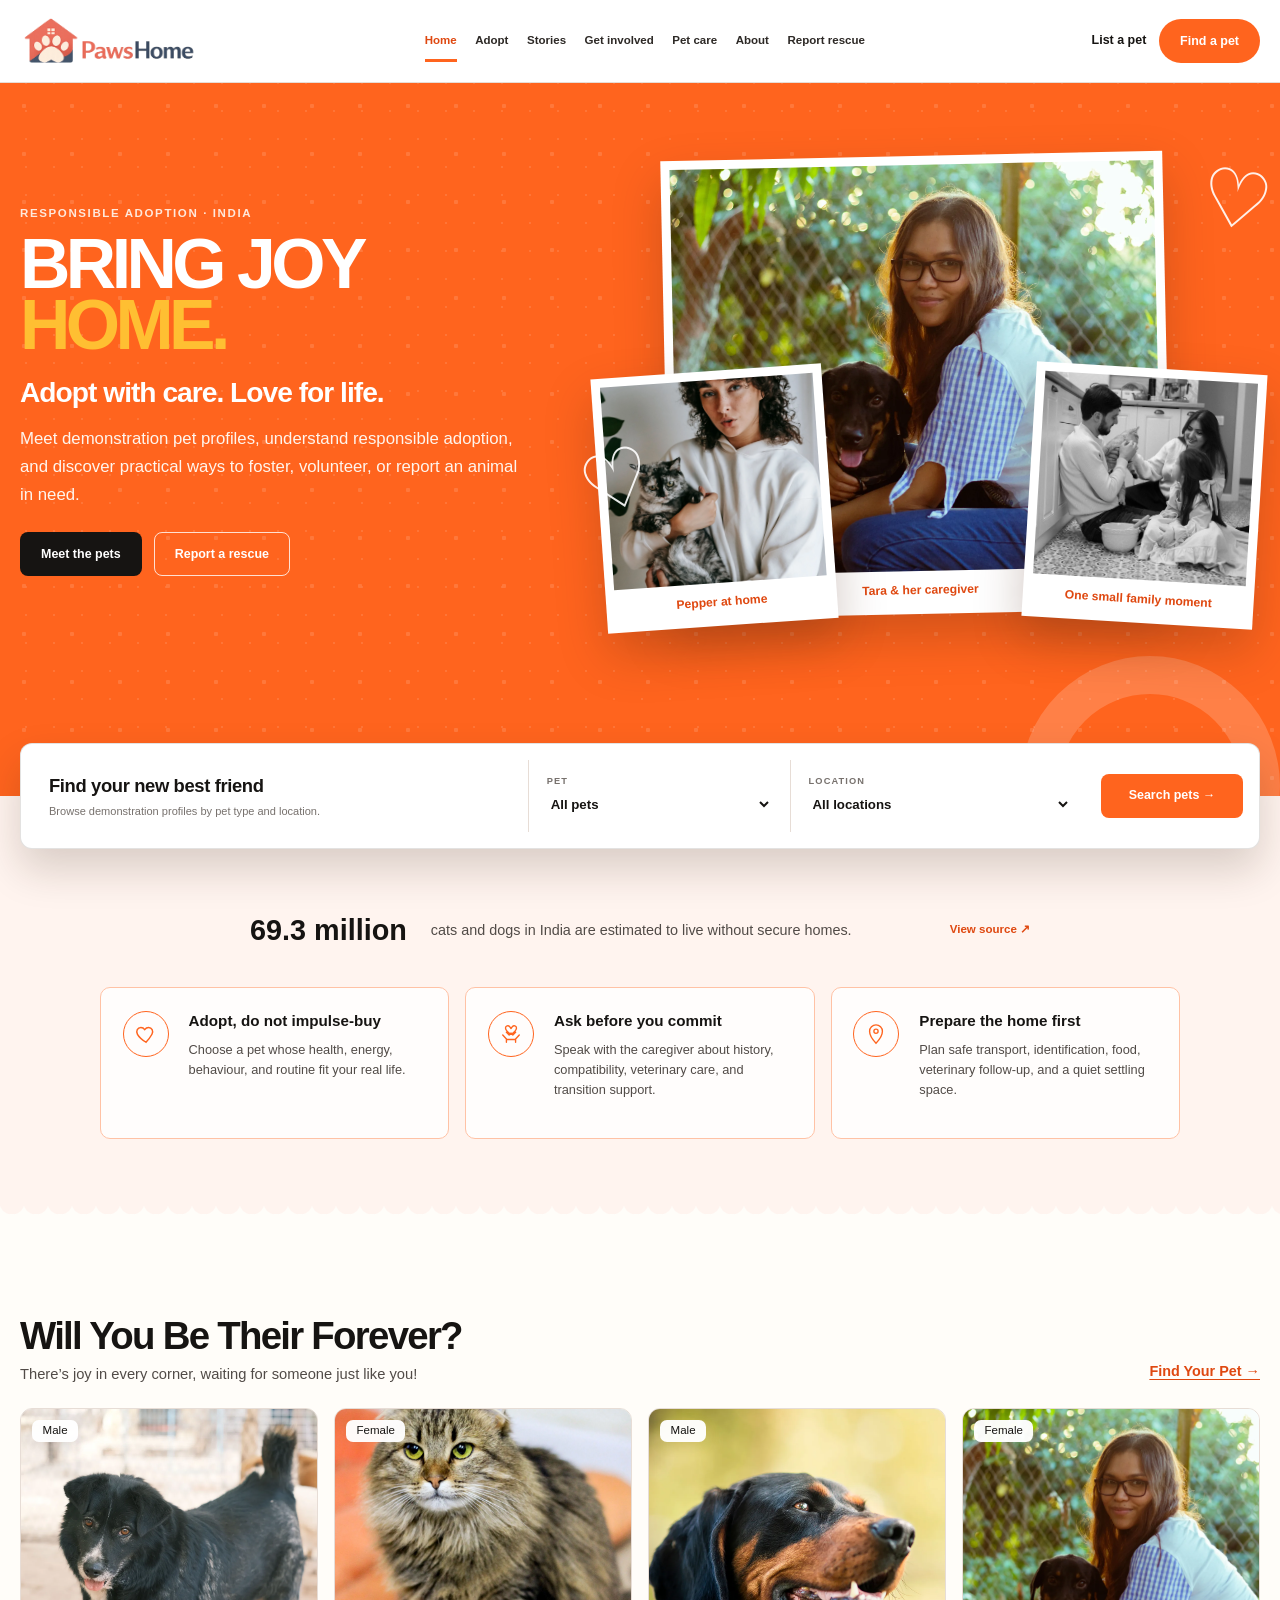
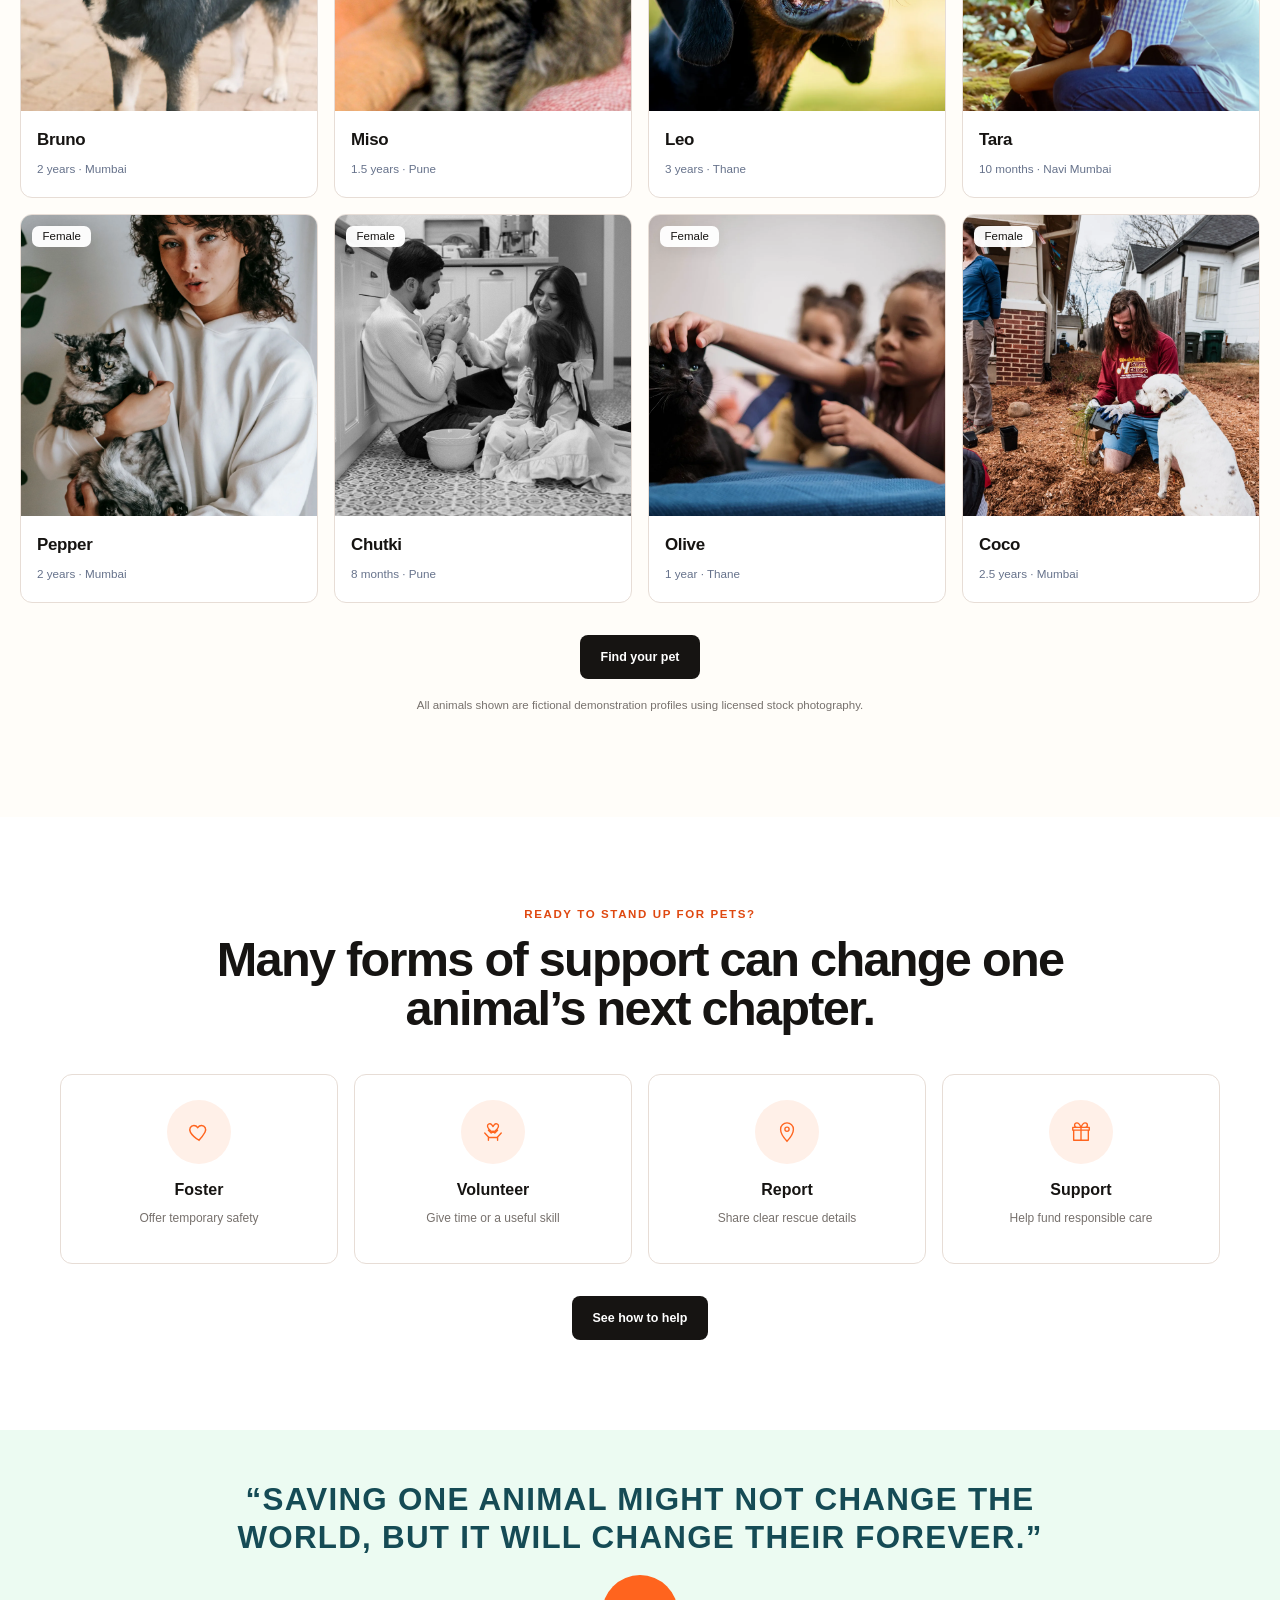
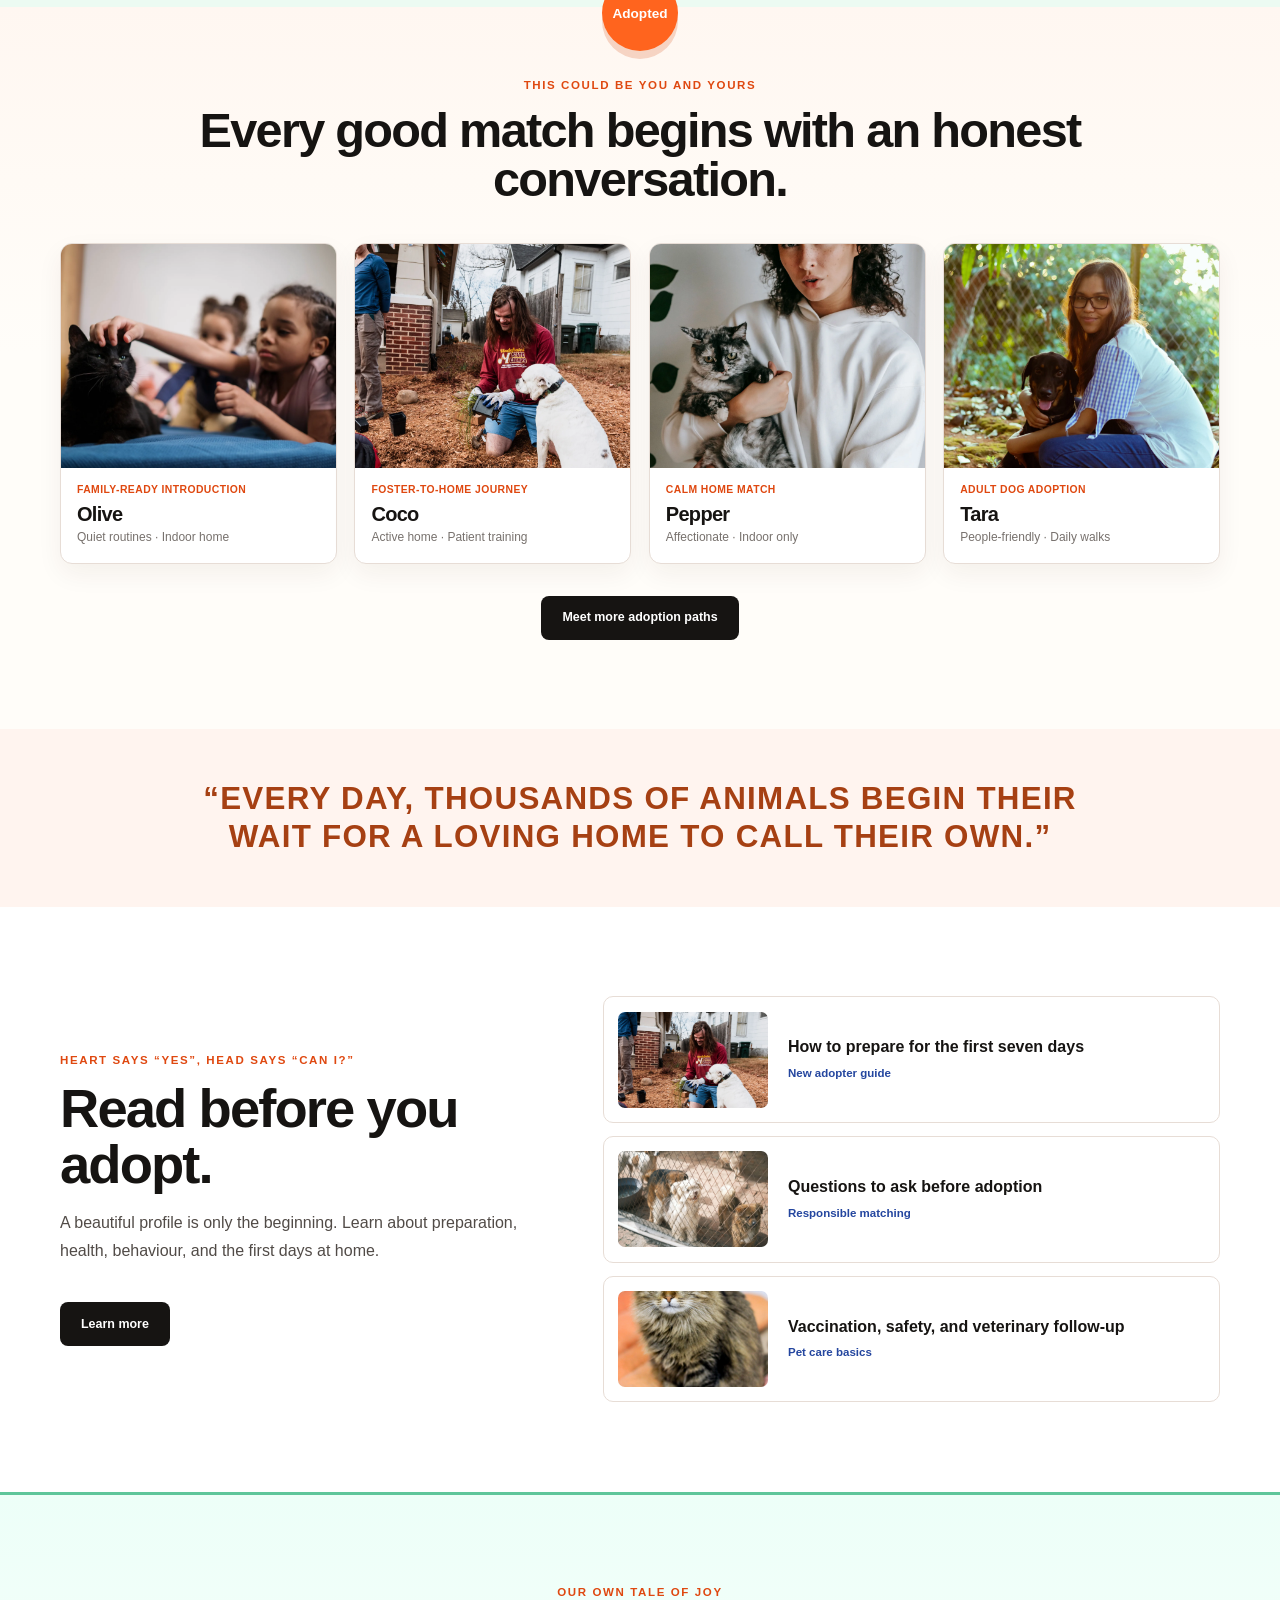
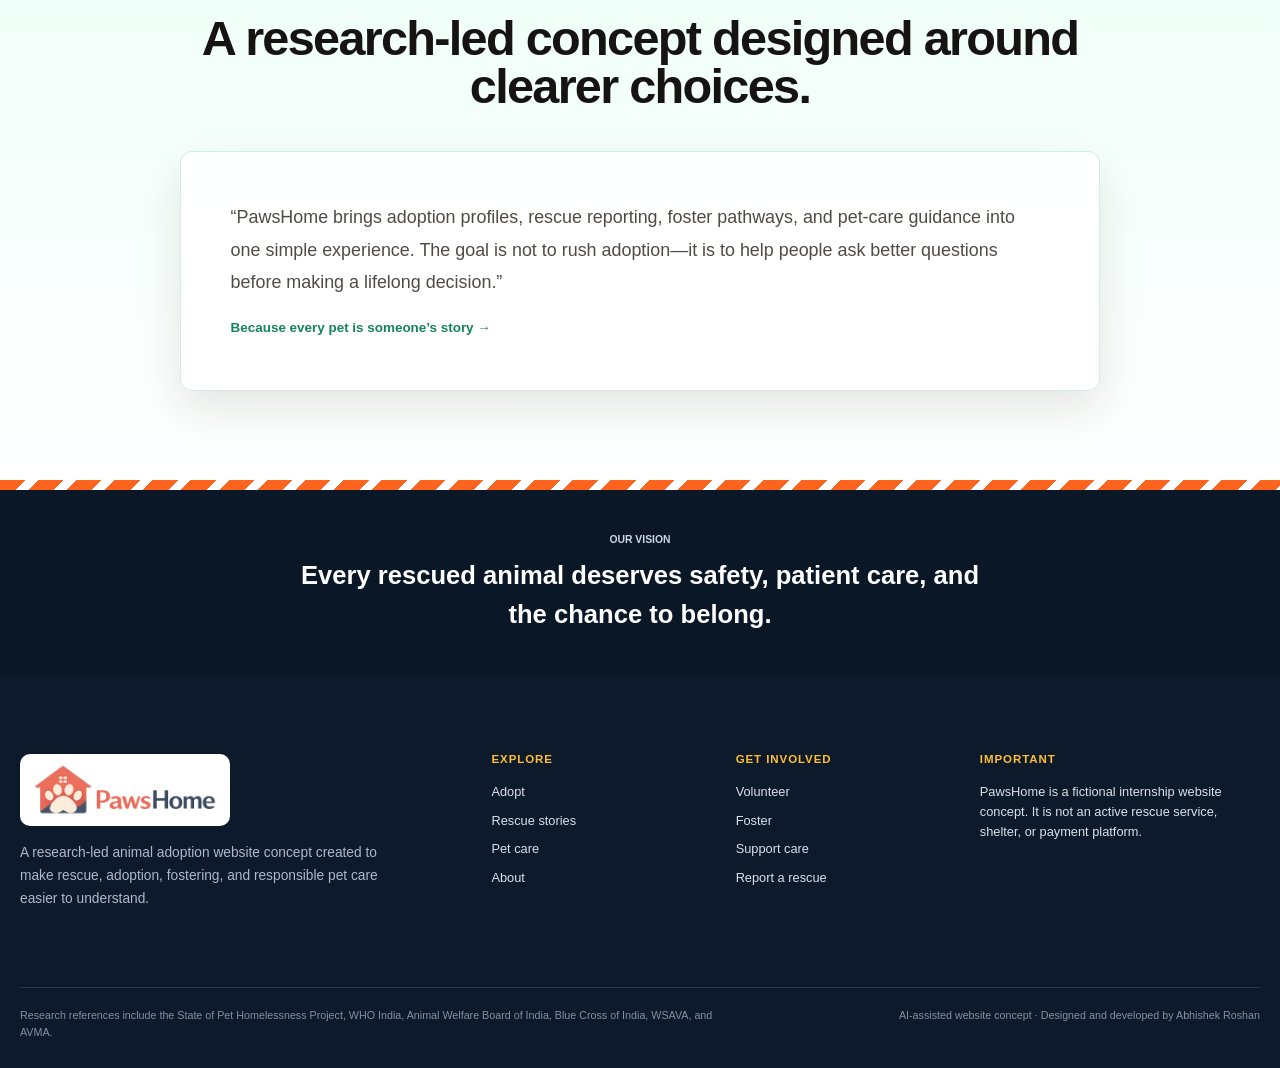
<file: index.html>
<!doctype html>
<html lang="en">
<head>
  <meta charset="utf-8">
  <meta name="viewport" content="width=device-width, initial-scale=1">
  <meta name="description" content="PawsHome is a research-led animal adoption, foster care, rescue reporting, and pet-care website concept for India.">
  <meta name="theme-color" content="#ff641e">
  <meta property="og:title" content="Home | PawsHome">
  <meta property="og:description" content="PawsHome is a research-led animal adoption, foster care, rescue reporting, and pet-care website concept for India.">
  <meta property="og:type" content="website">
  <meta property="og:image" content="assets/images/hero-adoption.webp">
  <title>Home | PawsHome</title>
  <link rel="icon" href="assets/pawshome-icon.png" type="image/png">
  <link rel="stylesheet" href="styles.css">
</head>
<body>

  <a class="skip-link" href="#main-content">Skip to main content</a>
  <header class="site-header">
    <div class="container utility-row">
      <a class="brand" href="index.html" aria-label="PawsHome home"><img src="assets/pawshome-logo.png" alt="PawsHome"></a>
      <nav class="site-nav" aria-label="Primary navigation"><a href="index.html" aria-current="page">Home</a><a href="adopt.html">Adopt</a><a href="stories.html">Stories</a><a href="get-involved.html">Get involved</a><a href="pet-care.html">Pet care</a><a href="about.html">About</a><a href="contact.html#rescue-form">Report rescue</a></nav>
      <div class="header-actions"><a class="text-action" href="contact.html#adoption-form">List a pet</a><a class="button button--orange header-cta" href="adopt.html">Find a pet</a></div>
    </div>
  </header>
<main id="main-content">

<section class="home-hero">
  <div class="hero-pattern" aria-hidden="true"></div>
  <div class="container home-hero-grid">
    <div class="home-hero-copy">
      <p class="eyebrow-light">Responsible adoption · India</p>
      <h1>Bring joy <span>home.</span></h1>
      <p class="hero-subheadline">Adopt with care. Love for life.</p>
      <p class="hero-description">Meet demonstration pet profiles, understand responsible adoption, and discover practical ways to foster, volunteer, or report an animal in need.</p>
      <div class="hero-actions"><a class="button button--ink" href="adopt.html">Meet the pets</a><a class="button button--white-outline" href="contact.html#rescue-form">Report a rescue</a></div>
    </div>
    <div class="polaroid-collage" aria-label="Adoption and family photography">
      <figure class="polaroid polaroid--one"><img src="assets/images/hero-adoption.webp" alt="A woman sitting with a rescued dog"><figcaption>Tara &amp; her caregiver</figcaption></figure>
      <figure class="polaroid polaroid--two"><img src="assets/images/cat-at-home.webp" alt="A person holding a cat at home"><figcaption>Pepper at home</figcaption></figure>
      <figure class="polaroid polaroid--three"><img src="assets/images/family-kitten.webp" alt="A family spending time with a kitten"><figcaption>One small family moment</figcaption></figure>
      <span class="scribble-heart scribble-heart--one" aria-hidden="true">♡</span><span class="scribble-heart scribble-heart--two" aria-hidden="true">♡</span>
    </div>
  </div>
  <div class="container hero-search-wrap">
    <form class="adoption-search" action="adopt.html" method="get" role="search" aria-label="Search adoption profiles">
      <div class="adoption-search-intro">
        <strong>Find your new best friend</strong>
        <span>Browse demonstration profiles by pet type and location.</span>
      </div>
      <div class="adoption-search-field">
        <label for="hero-pet-type">Pet</label>
        <select id="hero-pet-type" name="pet">
          <option value="">All pets</option>
          <option value="dog">Dogs</option>
          <option value="cat">Cats</option>
        </select>
      </div>
      <div class="adoption-search-field">
        <label for="hero-location">Location</label>
        <select id="hero-location" name="location">
          <option value="">All locations</option>
          <option value="mumbai">Mumbai</option>
          <option value="pune">Pune</option>
          <option value="thane">Thane</option>
          <option value="navi-mumbai">Navi Mumbai</option>
        </select>
      </div>
      <button class="button button--orange adoption-search-submit" type="submit">Search pets →</button>
    </form>
  </div>
</section>

<section class="adoption-summary">
  <div class="container">
    <div class="summary-heading"><strong>69.3 million</strong><span>cats and dogs in India are estimated to live without secure homes.</span><a href="https://stateofpethomelessness.com/latest-report/?Country=India" target="_blank" rel="noopener">View source ↗</a></div>
    <div class="summary-steps">
      <article><span class="mini-icon"><svg viewBox="0 0 24 24" width="22" height="22" aria-hidden="true"><path d="M12 21s-7-4.5-9.3-8.7C.8 8.7 2.8 5 6.4 5c2 0 3.4 1.1 4.2 2.2C11.4 6.1 12.8 5 14.8 5c3.6 0 5.6 3.7 3.7 7.3C16.2 16.5 12 21 12 21Z" fill="none" stroke="currentColor" stroke-width="1.6"/></svg></span><div><strong>Adopt, do not impulse-buy</strong><p>Choose a pet whose health, energy, behaviour, and routine fit your real life.</p></div></article>
      <article><span class="mini-icon"><svg viewBox="0 0 24 24" width="22" height="22" aria-hidden="true"><path d="m3 13 4.5 5h9L21 13M7 18v3m10-3v3M7 10l3 3 2-2 2 2 3-3M6 5.5A2.5 2.5 0 0 1 10.5 4L12 6l1.5-2A2.5 2.5 0 0 1 18 5.5c0 2.7-2.4 4.6-6 7-3.6-2.4-6-4.3-6-7Z" fill="none" stroke="currentColor" stroke-width="1.5" stroke-linecap="round" stroke-linejoin="round"/></svg></span><div><strong>Ask before you commit</strong><p>Speak with the caregiver about history, compatibility, veterinary care, and transition support.</p></div></article>
      <article><span class="mini-icon"><svg viewBox="0 0 24 24" width="22" height="22" aria-hidden="true"><path d="M12 22s7-7.2 7-13a7 7 0 1 0-14 0c0 5.8 7 13 7 13Z" fill="none" stroke="currentColor" stroke-width="1.5"/><circle cx="12" cy="9" r="2.3" fill="none" stroke="currentColor" stroke-width="1.5"/></svg></span><div><strong>Prepare the home first</strong><p>Plan safe transport, identification, food, veterinary follow-up, and a quiet settling space.</p></div></article>
    </div>
  </div>
</section>

<section class="section home-pets">
  <div class="container">
    <div class="home-pets-head">
      <div>
        <h2>Will You Be Their Forever?</h2>
        <p>There’s joy in every corner, waiting for someone just like you!</p>
      </div>
      <a href="adopt.html">Find Your Pet →</a>
    </div>
    <div class="home-pet-grid">
      <article class="home-pet-card">
        <a href="pet-bruno.html" aria-label="View Bruno profile">
          <span class="home-pet-photo">
            <img src="assets/images/bruno.webp" alt="Sample adoption profile photograph for Bruno">
            <span class="home-pet-gender">Male</span>
          </span>
          <span class="home-pet-info">
            <strong>Bruno</strong>
            <small>2 years · Mumbai</small>
          </span>
        </a>
      </article>
      <article class="home-pet-card">
        <a href="pet-bruno.html" aria-label="View Miso profile">
          <span class="home-pet-photo">
            <img src="assets/images/miso.webp" alt="Sample adoption profile photograph for Miso">
            <span class="home-pet-gender">Female</span>
          </span>
          <span class="home-pet-info">
            <strong>Miso</strong>
            <small>1.5 years · Pune</small>
          </span>
        </a>
      </article>
      <article class="home-pet-card">
        <a href="pet-bruno.html" aria-label="View Leo profile">
          <span class="home-pet-photo">
            <img src="assets/images/leo.webp" alt="Sample adoption profile photograph for Leo">
            <span class="home-pet-gender">Male</span>
          </span>
          <span class="home-pet-info">
            <strong>Leo</strong>
            <small>3 years · Thane</small>
          </span>
        </a>
      </article>
      <article class="home-pet-card">
        <a href="pet-bruno.html" aria-label="View Tara profile">
          <span class="home-pet-photo">
            <img src="assets/images/hero-adoption.webp" alt="Sample adoption profile photograph for Tara">
            <span class="home-pet-gender">Female</span>
          </span>
          <span class="home-pet-info">
            <strong>Tara</strong>
            <small>10 months · Navi Mumbai</small>
          </span>
        </a>
      </article>
      <article class="home-pet-card">
        <a href="pet-bruno.html" aria-label="View Pepper profile">
          <span class="home-pet-photo">
            <img src="assets/images/cat-at-home.webp" alt="Sample adoption profile photograph for Pepper">
            <span class="home-pet-gender">Female</span>
          </span>
          <span class="home-pet-info">
            <strong>Pepper</strong>
            <small>2 years · Mumbai</small>
          </span>
        </a>
      </article>
      <article class="home-pet-card">
        <a href="pet-bruno.html" aria-label="View Chutki profile">
          <span class="home-pet-photo">
            <img src="assets/images/family-kitten.webp" alt="Sample adoption profile photograph for Chutki">
            <span class="home-pet-gender">Female</span>
          </span>
          <span class="home-pet-info">
            <strong>Chutki</strong>
            <small>8 months · Pune</small>
          </span>
        </a>
      </article>
      <article class="home-pet-card">
        <a href="pet-bruno.html" aria-label="View Olive profile">
          <span class="home-pet-photo">
            <img src="assets/images/kids-cat.webp" alt="Sample adoption profile photograph for Olive">
            <span class="home-pet-gender">Female</span>
          </span>
          <span class="home-pet-info">
            <strong>Olive</strong>
            <small>1 year · Thane</small>
          </span>
        </a>
      </article>
      <article class="home-pet-card">
        <a href="pet-bruno.html" aria-label="View Coco profile">
          <span class="home-pet-photo">
            <img src="assets/images/volunteer-dog.webp" alt="Sample adoption profile photograph for Coco">
            <span class="home-pet-gender">Female</span>
          </span>
          <span class="home-pet-info">
            <strong>Coco</strong>
            <small>2.5 years · Mumbai</small>
          </span>
        </a>
      </article>
    </div>
    <div class="center-action"><a class="button button--ink" href="adopt.html">Find your pet</a></div>
    <p class="demo-note center-note">All animals shown are fictional demonstration profiles using licensed stock photography.</p>
  </div>
</section>

<section class="section action-section">
  <div class="narrow-container">
    <div class="center-head"><p class="kicker">Ready to stand up for pets?</p><h2>Many forms of support can change one animal’s next chapter.</h2></div>
    <div class="action-icon-grid">
      <a href="get-involved.html#foster"><span><svg viewBox="0 0 24 24" width="22" height="22" aria-hidden="true"><path d="M12 21s-7-4.5-9.3-8.7C.8 8.7 2.8 5 6.4 5c2 0 3.4 1.1 4.2 2.2C11.4 6.1 12.8 5 14.8 5c3.6 0 5.6 3.7 3.7 7.3C16.2 16.5 12 21 12 21Z" fill="none" stroke="currentColor" stroke-width="1.6"/></svg></span><strong>Foster</strong><small>Offer temporary safety</small></a>
      <a href="get-involved.html#volunteer"><span><svg viewBox="0 0 24 24" width="22" height="22" aria-hidden="true"><path d="m3 13 4.5 5h9L21 13M7 18v3m10-3v3M7 10l3 3 2-2 2 2 3-3M6 5.5A2.5 2.5 0 0 1 10.5 4L12 6l1.5-2A2.5 2.5 0 0 1 18 5.5c0 2.7-2.4 4.6-6 7-3.6-2.4-6-4.3-6-7Z" fill="none" stroke="currentColor" stroke-width="1.5" stroke-linecap="round" stroke-linejoin="round"/></svg></span><strong>Volunteer</strong><small>Give time or a useful skill</small></a>
      <a href="contact.html#rescue-form"><span><svg viewBox="0 0 24 24" width="22" height="22" aria-hidden="true"><path d="M12 22s7-7.2 7-13a7 7 0 1 0-14 0c0 5.8 7 13 7 13Z" fill="none" stroke="currentColor" stroke-width="1.5"/><circle cx="12" cy="9" r="2.3" fill="none" stroke="currentColor" stroke-width="1.5"/></svg></span><strong>Report</strong><small>Share clear rescue details</small></a>
      <a href="get-involved.html#donate"><span><svg viewBox="0 0 24 24" width="22" height="22" aria-hidden="true"><path d="M4 10h16v11H4zM3 7h18v3H3zM12 7v14M8.5 7C6 7 5 5.8 5 4.5 5 3.2 6 2 7.5 2 10 2 12 7 12 7s2-5 4.5-5C18 2 19 3.2 19 4.5 19 5.8 18 7 15.5 7" fill="none" stroke="currentColor" stroke-width="1.5" stroke-linecap="round" stroke-linejoin="round"/></svg></span><strong>Support</strong><small>Help fund responsible care</small></a>
    </div>
    <div class="center-action"><a class="button button--ink" href="get-involved.html">See how to help</a></div>
  </div>
</section>

<section class="quote-strip quote-strip--mint"><div class="narrow-container"><blockquote>“Saving one animal might not change the world, but it will change their forever.”</blockquote></div></section>

<section class="section adopted-section">
  <div class="narrow-container">
    <div class="adopted-badge">Adopted</div>
    <div class="center-head"><p class="kicker">This could be you and yours</p><h2>Every good match begins with an honest conversation.</h2></div>
    <div class="success-grid">
      <article><img src="assets/images/kids-cat.webp" alt="Children calmly spending time with a cat"><span>Family-ready introduction</span><h3>Olive</h3><p>Quiet routines · Indoor home</p></article>
      <article><img src="assets/images/volunteer-dog.webp" alt="A volunteer caring for a white dog"><span>Foster-to-home journey</span><h3>Coco</h3><p>Active home · Patient training</p></article>
      <article><img src="assets/images/cat-at-home.webp" alt="A woman holding a cat indoors"><span>Calm home match</span><h3>Pepper</h3><p>Affectionate · Indoor only</p></article>
      <article><img src="assets/images/hero-adoption.webp" alt="A woman with a dog outdoors"><span>Adult dog adoption</span><h3>Tara</h3><p>People-friendly · Daily walks</p></article>
    </div>
    <div class="center-action"><a class="button button--ink" href="stories.html">Meet more adoption paths</a></div>
  </div>
</section>

<section class="quote-strip quote-strip--peach"><div class="narrow-container"><blockquote>“Every day, thousands of animals begin their wait for a loving home to call their own.”</blockquote></div></section>

<section class="section care-preview">
  <div class="narrow-container care-preview-grid">
    <div><p class="kicker">Heart says “yes”, head says “can I?”</p><h2>Read before you adopt.</h2><p class="lede">A beautiful profile is only the beginning. Learn about preparation, health, behaviour, and the first days at home.</p><a class="button button--ink" href="pet-care.html">Learn more</a></div>
    <div class="article-list">
      <a href="pet-care.html"><img src="assets/images/volunteer-dog.webp" alt="A volunteer caring for a dog"><span><strong>How to prepare for the first seven days</strong><small>New adopter guide</small></span></a>
      <a href="pet-care.html"><img src="assets/images/shelter-dogs.webp" alt="Dogs in a shelter environment"><span><strong>Questions to ask before adoption</strong><small>Responsible matching</small></span></a>
      <a href="pet-care.html"><img src="assets/images/miso.webp" alt="A long-haired cat"><span><strong>Vaccination, safety, and veterinary follow-up</strong><small>Pet care basics</small></span></a>
    </div>
  </div>
</section>

<section class="brand-story">
  <div class="narrow-container"><div class="center-head"><p class="kicker">Our own tale of joy</p><h2>A research-led concept designed around clearer choices.</h2></div><div class="brand-story-card"><p>“PawsHome brings adoption profiles, rescue reporting, foster pathways, and pet-care guidance into one simple experience. The goal is not to rush adoption—it is to help people ask better questions before making a lifelong decision.”</p><a href="about.html">Because every pet is someone’s story →</a></div></div>
</section>

</main>

  <footer class="site-footer">
    <div class="footer-stripe" aria-hidden="true"></div>
    <div class="footer-vision"><div class="container"><span>Our vision</span><strong>Every rescued animal deserves safety, patient care, and the chance to belong.</strong></div></div>
    <div class="container footer-grid">
      <div class="footer-brand"><img src="assets/pawshome-logo.png" alt="PawsHome"><p>A research-led animal adoption website concept created to make rescue, adoption, fostering, and responsible pet care easier to understand.</p></div>
      <div class="footer-col"><h2>Explore</h2><a href="adopt.html">Adopt</a><a href="stories.html">Rescue stories</a><a href="pet-care.html">Pet care</a><a href="about.html">About</a></div>
      <div class="footer-col"><h2>Get involved</h2><a href="get-involved.html#volunteer">Volunteer</a><a href="get-involved.html#foster">Foster</a><a href="get-involved.html#donate">Support care</a><a href="contact.html#rescue-form">Report a rescue</a></div>
      <div class="footer-col"><h2>Important</h2><p>PawsHome is a fictional internship website concept. It is not an active rescue service, shelter, or payment platform.</p></div>
    </div>
    <div class="container footer-bottom"><p>Research references include the State of Pet Homelessness Project, WHO India, Animal Welfare Board of India, Blue Cross of India, WSAVA, and AVMA.</p><p>AI-assisted website concept · Designed and developed by Abhishek Roshan</p></div>
  </footer>
</body>
</html>
</file>
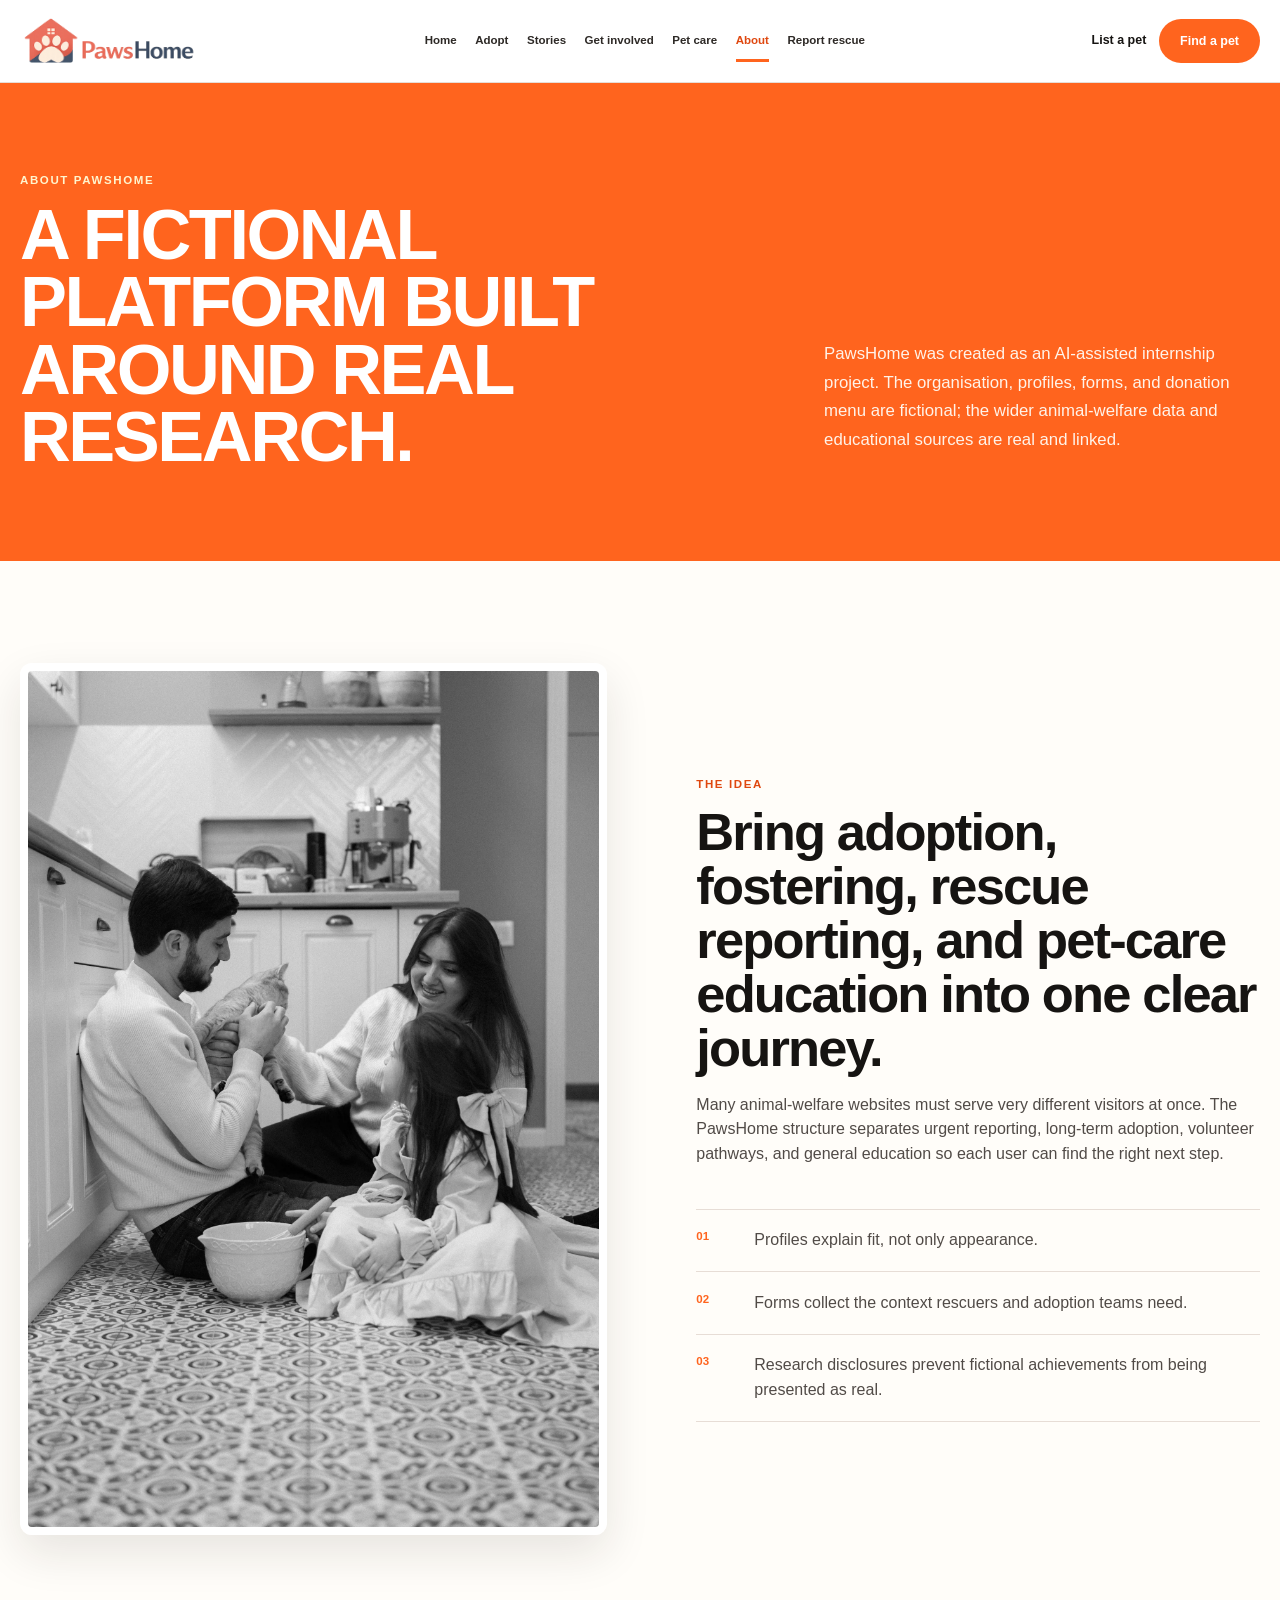
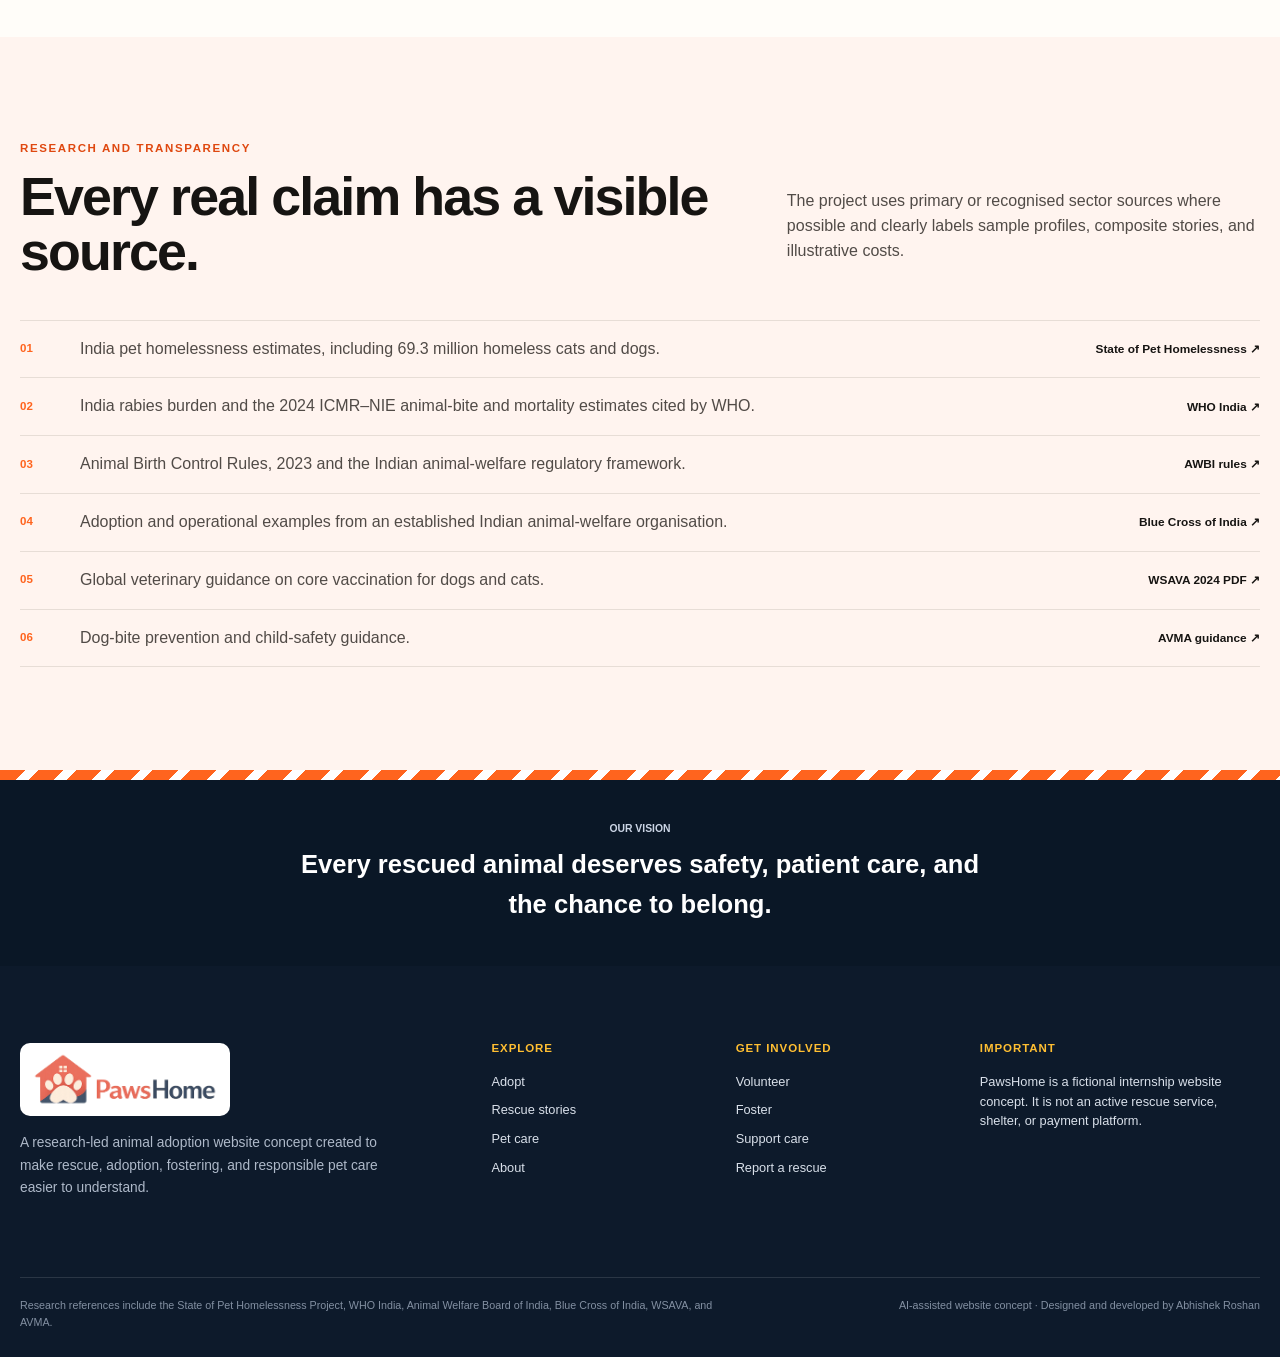
<file: about.html>
<!doctype html>
<html lang="en">
<head>
  <meta charset="utf-8">
  <meta name="viewport" content="width=device-width, initial-scale=1">
  <meta name="description" content="Learn how the fictional PawsHome concept uses real research and clear transparency labels.">
  <meta name="theme-color" content="#ff641e">
  <meta property="og:title" content="About | PawsHome">
  <meta property="og:description" content="Learn how the fictional PawsHome concept uses real research and clear transparency labels.">
  <meta property="og:type" content="website">
  <meta property="og:image" content="assets/images/hero-adoption.webp">
  <title>About | PawsHome</title>
  <link rel="icon" href="assets/pawshome-icon.png" type="image/png">
  <link rel="stylesheet" href="styles.css">
</head>
<body>

  <a class="skip-link" href="#main-content">Skip to main content</a>
  <header class="site-header">
    <div class="container utility-row">
      <a class="brand" href="index.html" aria-label="PawsHome home"><img src="assets/pawshome-logo.png" alt="PawsHome"></a>
      <nav class="site-nav" aria-label="Primary navigation"><a href="index.html">Home</a><a href="adopt.html">Adopt</a><a href="stories.html">Stories</a><a href="get-involved.html">Get involved</a><a href="pet-care.html">Pet care</a><a href="about.html" aria-current="page">About</a><a href="contact.html#rescue-form">Report rescue</a></nav>
      <div class="header-actions"><a class="text-action" href="contact.html#adoption-form">List a pet</a><a class="button button--orange header-cta" href="adopt.html">Find a pet</a></div>
    </div>
  </header>
<main id="main-content">

<section class="page-hero"><div class="container page-hero-inner"><div><p class="kicker">About PawsHome</p><h1>A fictional platform built around real research.</h1></div><p class="lede">PawsHome was created as an AI-assisted internship project. The organisation, profiles, forms, and donation menu are fictional; the wider animal-welfare data and educational sources are real and linked.</p></div></section>
<section class="section"><div class="container split-story"><div class="story-photo"><img src="assets/images/family-kitten.webp" alt="A family spending time with a kitten at home"></div><div class="story-copy"><p class="kicker">The idea</p><h2>Bring adoption, fostering, rescue reporting, and pet-care education into one clear journey.</h2><p class="lede">Many animal-welfare websites must serve very different visitors at once. The PawsHome structure separates urgent reporting, long-term adoption, volunteer pathways, and general education so each user can find the right next step.</p><ul class="story-list"><li><strong>01</strong><span>Profiles explain fit, not only appearance.</span></li><li><strong>02</strong><span>Forms collect the context rescuers and adoption teams need.</span></li><li><strong>03</strong><span>Research disclosures prevent fictional achievements from being presented as real.</span></li></ul></div></div></section>
<section class="section section--paper" id="research"><div class="container"><div class="section-head"><div><p class="kicker">Research and transparency</p><h2>Every real claim has a visible source.</h2></div><p class="lede">The project uses primary or recognised sector sources where possible and clearly labels sample profiles, composite stories, and illustrative costs.</p></div><ul class="source-list"><li><strong>01</strong><span>India pet homelessness estimates, including 69.3 million homeless cats and dogs.</span><a href="https://stateofpethomelessness.com/latest-report/?Country=India" target="_blank" rel="noopener">State of Pet Homelessness ↗</a></li><li><strong>02</strong><span>India rabies burden and the 2024 ICMR–NIE animal-bite and mortality estimates cited by WHO.</span><a href="https://www.who.int/india/health-topics/rabies" target="_blank" rel="noopener">WHO India ↗</a></li><li><strong>03</strong><span>Animal Birth Control Rules, 2023 and the Indian animal-welfare regulatory framework.</span><a href="https://awbi.gov.in/Document/rules" target="_blank" rel="noopener">AWBI rules ↗</a></li><li><strong>04</strong><span>Adoption and operational examples from an established Indian animal-welfare organisation.</span><a href="https://bluecrossofindia.org/" target="_blank" rel="noopener">Blue Cross of India ↗</a></li><li><strong>05</strong><span>Global veterinary guidance on core vaccination for dogs and cats.</span><a href="https://wsava.org/wp-content/uploads/2024/04/WSAVA-Vaccination-guidelines-2024.pdf" target="_blank" rel="noopener">WSAVA 2024 PDF ↗</a></li><li><strong>06</strong><span>Dog-bite prevention and child-safety guidance.</span><a href="https://www.avma.org/resources-tools/pet-owners/dog-bite-prevention" target="_blank" rel="noopener">AVMA guidance ↗</a></li></ul></div></section>

</main>

  <footer class="site-footer">
    <div class="footer-stripe" aria-hidden="true"></div>
    <div class="footer-vision"><div class="container"><span>Our vision</span><strong>Every rescued animal deserves safety, patient care, and the chance to belong.</strong></div></div>
    <div class="container footer-grid">
      <div class="footer-brand"><img src="assets/pawshome-logo.png" alt="PawsHome"><p>A research-led animal adoption website concept created to make rescue, adoption, fostering, and responsible pet care easier to understand.</p></div>
      <div class="footer-col"><h2>Explore</h2><a href="adopt.html">Adopt</a><a href="stories.html">Rescue stories</a><a href="pet-care.html">Pet care</a><a href="about.html">About</a></div>
      <div class="footer-col"><h2>Get involved</h2><a href="get-involved.html#volunteer">Volunteer</a><a href="get-involved.html#foster">Foster</a><a href="get-involved.html#donate">Support care</a><a href="contact.html#rescue-form">Report a rescue</a></div>
      <div class="footer-col"><h2>Important</h2><p>PawsHome is a fictional internship website concept. It is not an active rescue service, shelter, or payment platform.</p></div>
    </div>
    <div class="container footer-bottom"><p>Research references include the State of Pet Homelessness Project, WHO India, Animal Welfare Board of India, Blue Cross of India, WSAVA, and AVMA.</p><p>AI-assisted website concept · Designed and developed by Abhishek Roshan</p></div>
  </footer>
</body>
</html>
</file>
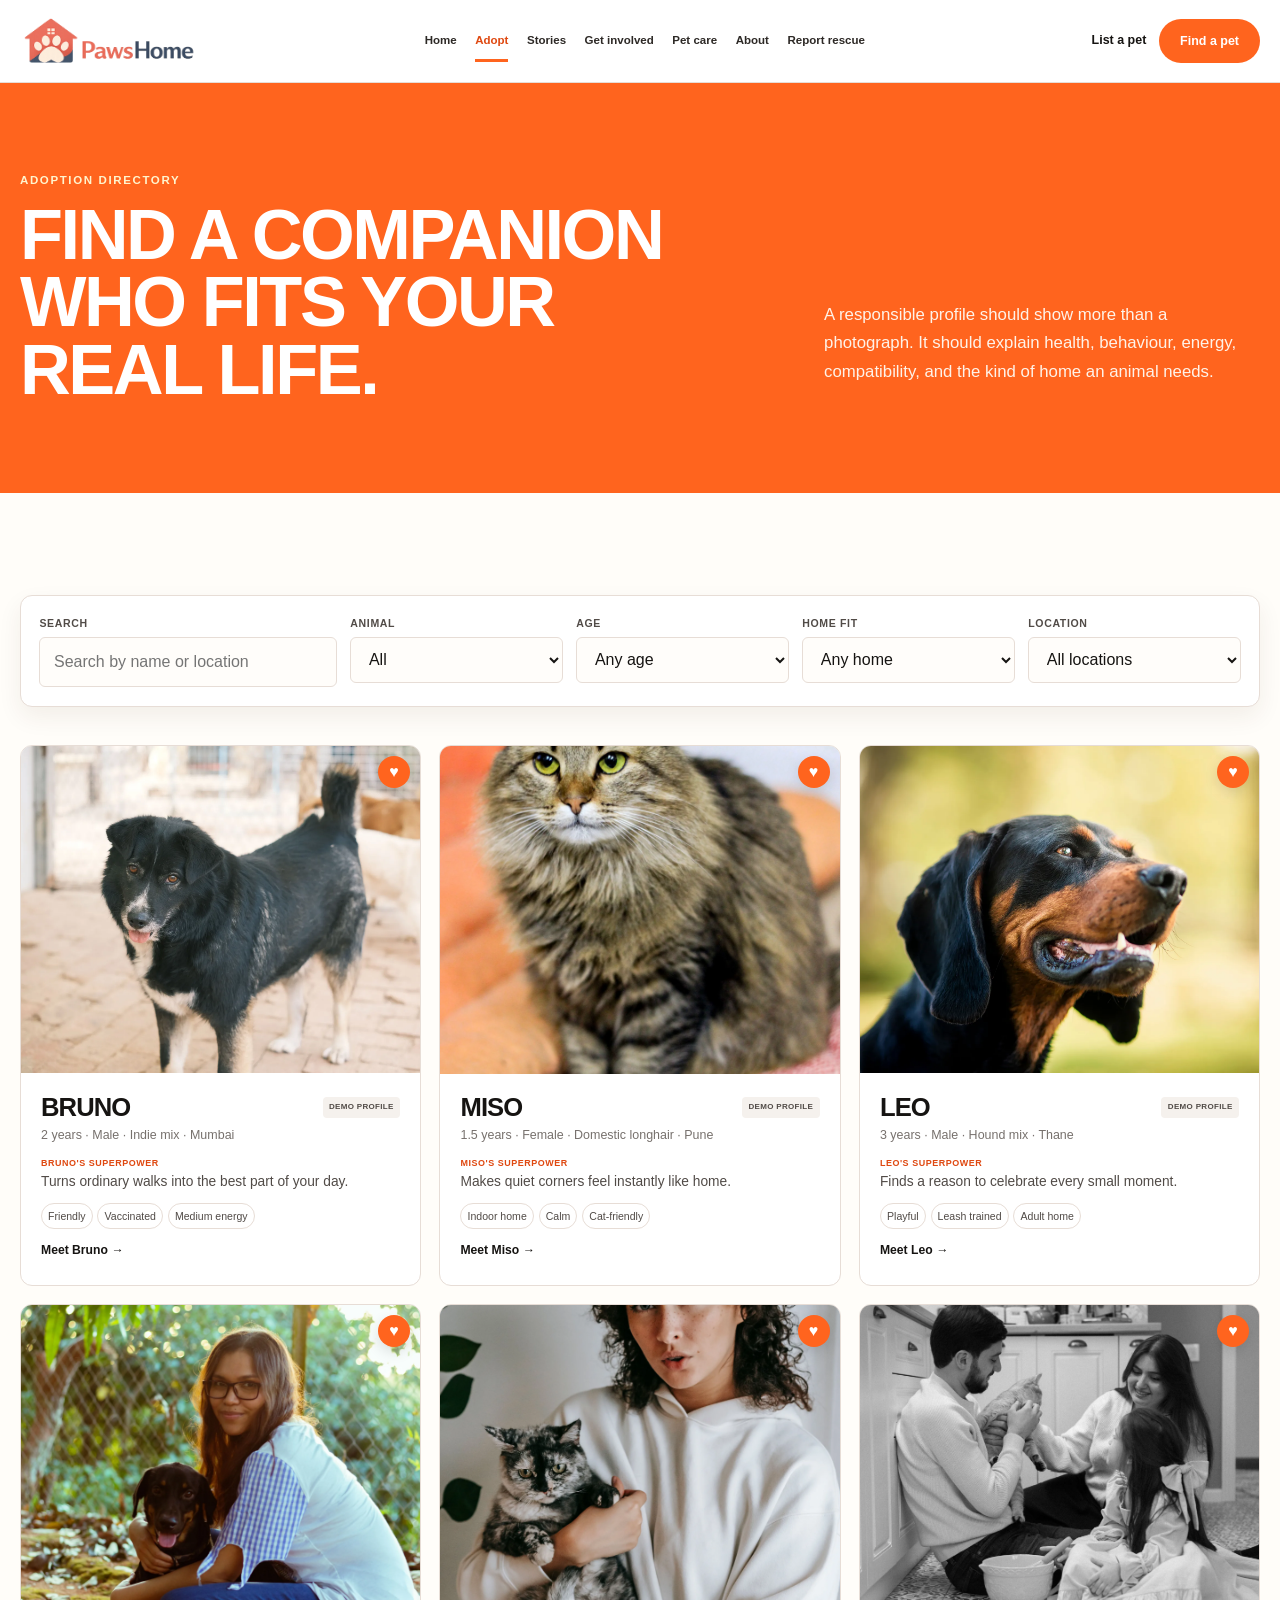
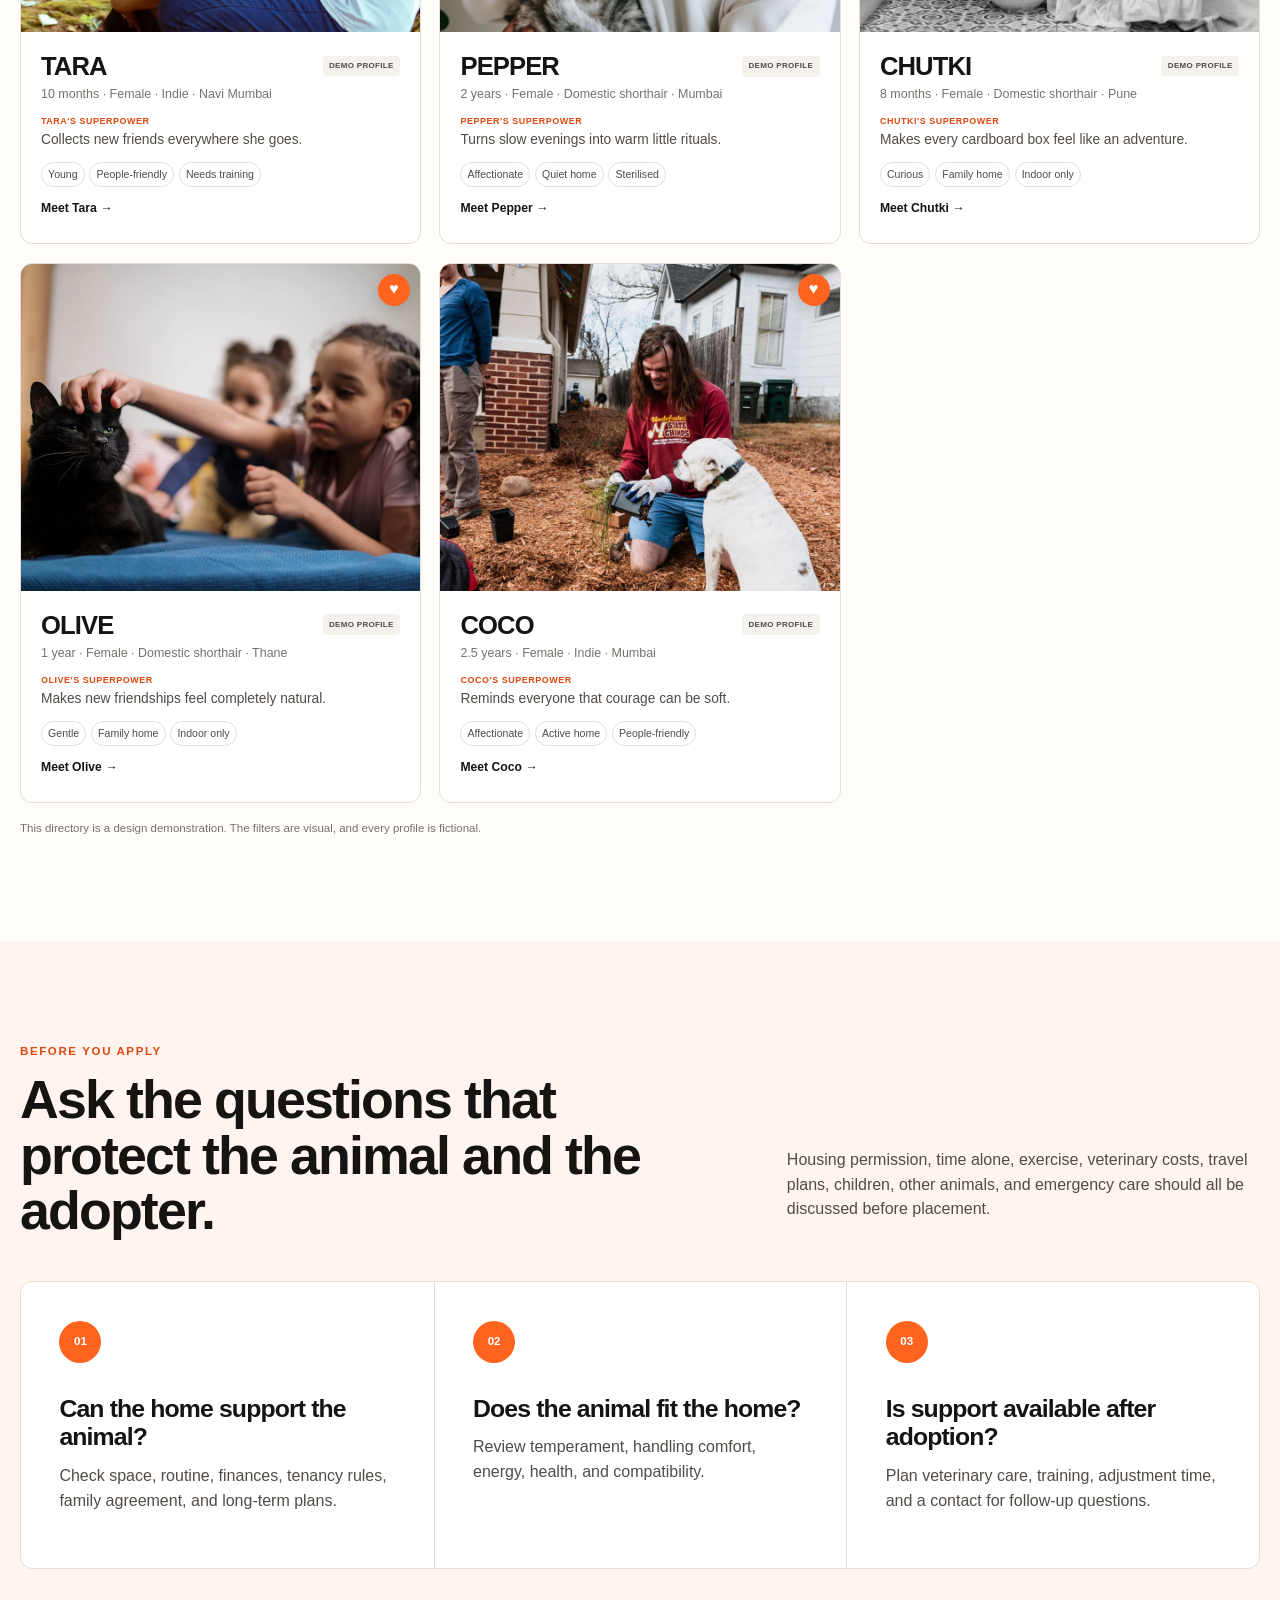
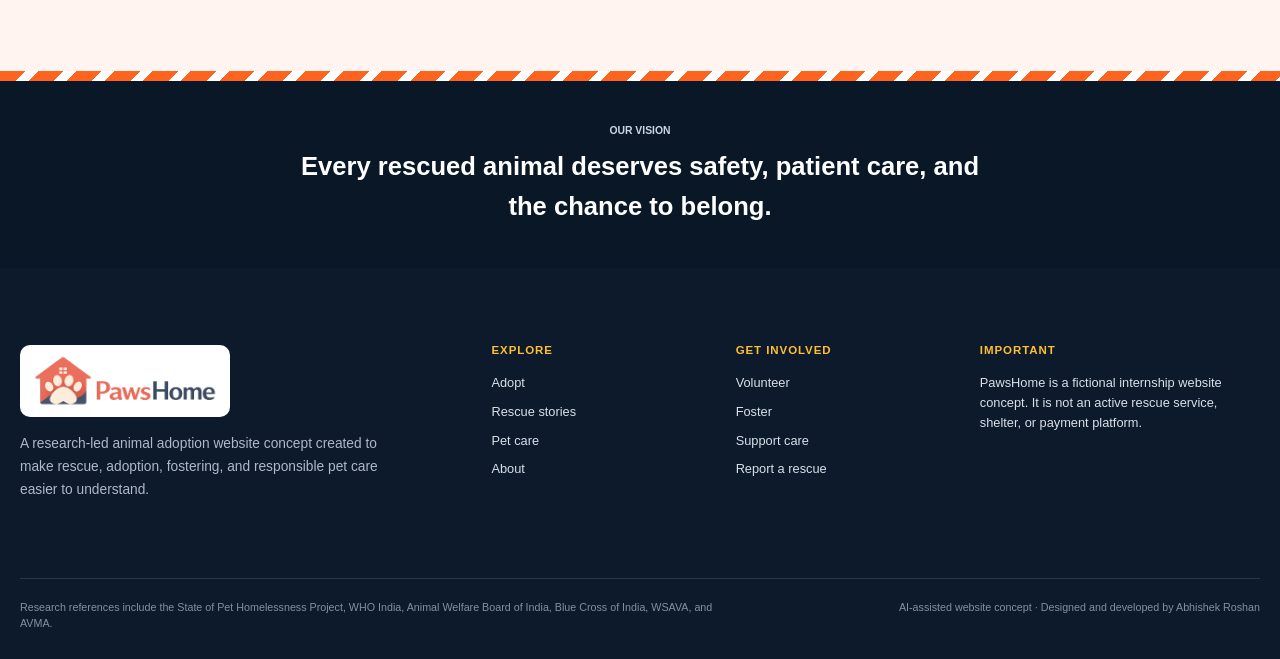
<file: adopt.html>
<!doctype html>
<html lang="en">
<head>
  <meta charset="utf-8">
  <meta name="viewport" content="width=device-width, initial-scale=1">
  <meta name="description" content="Browse demonstration animal adoption profiles and learn what a responsible listing should explain.">
  <meta name="theme-color" content="#ff641e">
  <meta property="og:title" content="Adopt | PawsHome">
  <meta property="og:description" content="Browse demonstration animal adoption profiles and learn what a responsible listing should explain.">
  <meta property="og:type" content="website">
  <meta property="og:image" content="assets/images/hero-adoption.webp">
  <title>Adopt | PawsHome</title>
  <link rel="icon" href="assets/pawshome-icon.png" type="image/png">
  <link rel="stylesheet" href="styles.css">
</head>
<body>

  <a class="skip-link" href="#main-content">Skip to main content</a>
  <header class="site-header">
    <div class="container utility-row">
      <a class="brand" href="index.html" aria-label="PawsHome home"><img src="assets/pawshome-logo.png" alt="PawsHome"></a>
      <nav class="site-nav" aria-label="Primary navigation"><a href="index.html">Home</a><a href="adopt.html" aria-current="page">Adopt</a><a href="stories.html">Stories</a><a href="get-involved.html">Get involved</a><a href="pet-care.html">Pet care</a><a href="about.html">About</a><a href="contact.html#rescue-form">Report rescue</a></nav>
      <div class="header-actions"><a class="text-action" href="contact.html#adoption-form">List a pet</a><a class="button button--orange header-cta" href="adopt.html">Find a pet</a></div>
    </div>
  </header>
<main id="main-content">

<section class="page-hero"><div class="container page-hero-inner"><div><p class="kicker">Adoption directory</p><h1>Find a companion who fits your real life.</h1></div><p class="lede">A responsible profile should show more than a photograph. It should explain health, behaviour, energy, compatibility, and the kind of home an animal needs.</p></div></section>
<section class="section"><div class="container">
  <div class="filters-panel" aria-label="Demonstration filters">
    <div class="field"><label for="search">Search</label><input id="search" type="search" placeholder="Search by name or location"></div>
    <div class="field"><label for="type">Animal</label><select id="type"><option>All</option><option>Dog</option><option>Cat</option></select></div>
    <div class="field"><label for="age">Age</label><select id="age"><option>Any age</option><option>Young</option><option>Adult</option><option>Senior</option></select></div>
    <div class="field"><label for="home">Home fit</label><select id="home"><option>Any home</option><option>Family</option><option>Quiet home</option><option>Experienced adopter</option></select></div>
    <div class="field"><label for="location">Location</label><select id="location"><option>All locations</option><option>Mumbai</option><option>Pune</option><option>Thane</option></select></div>
  </div>
  <div class="pet-grid">
        <article class="pet-card pet-card--orange">
          <a class="pet-image" href="pet-bruno.html" aria-label="View Bruno profile"><img src="assets/images/bruno.webp" alt="Sample adoption profile photograph for Bruno"><span class="pet-heart" aria-hidden="true">♥</span></a>
          <div class="pet-card-body">
            <div class="pet-topline"><h3>Bruno</h3><span class="status">Demo profile</span></div>
            <p class="pet-meta">2 years · Male · Indie mix · Mumbai</p>
            <p class="pet-superpower"><strong>Bruno's superpower</strong>Turns ordinary walks into the best part of your day.</p>
            <div class="tags"><span class="tag">Friendly</span><span class="tag">Vaccinated</span><span class="tag">Medium energy</span></div>
            <a class="card-link" href="pet-bruno.html">Meet Bruno →</a>
          </div>
        </article>

        <article class="pet-card pet-card--pink">
          <a class="pet-image" href="pet-bruno.html" aria-label="View Miso profile"><img src="assets/images/miso.webp" alt="Sample adoption profile photograph for Miso"><span class="pet-heart" aria-hidden="true">♥</span></a>
          <div class="pet-card-body">
            <div class="pet-topline"><h3>Miso</h3><span class="status">Demo profile</span></div>
            <p class="pet-meta">1.5 years · Female · Domestic longhair · Pune</p>
            <p class="pet-superpower"><strong>Miso's superpower</strong>Makes quiet corners feel instantly like home.</p>
            <div class="tags"><span class="tag">Indoor home</span><span class="tag">Calm</span><span class="tag">Cat-friendly</span></div>
            <a class="card-link" href="pet-bruno.html">Meet Miso →</a>
          </div>
        </article>

        <article class="pet-card pet-card--yellow">
          <a class="pet-image" href="pet-bruno.html" aria-label="View Leo profile"><img src="assets/images/leo.webp" alt="Sample adoption profile photograph for Leo"><span class="pet-heart" aria-hidden="true">♥</span></a>
          <div class="pet-card-body">
            <div class="pet-topline"><h3>Leo</h3><span class="status">Demo profile</span></div>
            <p class="pet-meta">3 years · Male · Hound mix · Thane</p>
            <p class="pet-superpower"><strong>Leo's superpower</strong>Finds a reason to celebrate every small moment.</p>
            <div class="tags"><span class="tag">Playful</span><span class="tag">Leash trained</span><span class="tag">Adult home</span></div>
            <a class="card-link" href="pet-bruno.html">Meet Leo →</a>
          </div>
        </article>

        <article class="pet-card pet-card--blue">
          <a class="pet-image" href="pet-bruno.html" aria-label="View Tara profile"><img src="assets/images/hero-adoption.webp" alt="Sample adoption profile photograph for Tara"><span class="pet-heart" aria-hidden="true">♥</span></a>
          <div class="pet-card-body">
            <div class="pet-topline"><h3>Tara</h3><span class="status">Demo profile</span></div>
            <p class="pet-meta">10 months · Female · Indie · Navi Mumbai</p>
            <p class="pet-superpower"><strong>Tara's superpower</strong>Collects new friends everywhere she goes.</p>
            <div class="tags"><span class="tag">Young</span><span class="tag">People-friendly</span><span class="tag">Needs training</span></div>
            <a class="card-link" href="pet-bruno.html">Meet Tara →</a>
          </div>
        </article>

        <article class="pet-card pet-card--mint">
          <a class="pet-image" href="pet-bruno.html" aria-label="View Pepper profile"><img src="assets/images/cat-at-home.webp" alt="Sample adoption profile photograph for Pepper"><span class="pet-heart" aria-hidden="true">♥</span></a>
          <div class="pet-card-body">
            <div class="pet-topline"><h3>Pepper</h3><span class="status">Demo profile</span></div>
            <p class="pet-meta">2 years · Female · Domestic shorthair · Mumbai</p>
            <p class="pet-superpower"><strong>Pepper's superpower</strong>Turns slow evenings into warm little rituals.</p>
            <div class="tags"><span class="tag">Affectionate</span><span class="tag">Quiet home</span><span class="tag">Sterilised</span></div>
            <a class="card-link" href="pet-bruno.html">Meet Pepper →</a>
          </div>
        </article>

        <article class="pet-card pet-card--peach">
          <a class="pet-image" href="pet-bruno.html" aria-label="View Chutki profile"><img src="assets/images/family-kitten.webp" alt="Sample adoption profile photograph for Chutki"><span class="pet-heart" aria-hidden="true">♥</span></a>
          <div class="pet-card-body">
            <div class="pet-topline"><h3>Chutki</h3><span class="status">Demo profile</span></div>
            <p class="pet-meta">8 months · Female · Domestic shorthair · Pune</p>
            <p class="pet-superpower"><strong>Chutki's superpower</strong>Makes every cardboard box feel like an adventure.</p>
            <div class="tags"><span class="tag">Curious</span><span class="tag">Family home</span><span class="tag">Indoor only</span></div>
            <a class="card-link" href="pet-bruno.html">Meet Chutki →</a>
          </div>
        </article>

        <article class="pet-card pet-card--orange">
          <a class="pet-image" href="pet-bruno.html" aria-label="View Olive profile"><img src="assets/images/kids-cat.webp" alt="Sample adoption profile photograph for Olive"><span class="pet-heart" aria-hidden="true">♥</span></a>
          <div class="pet-card-body">
            <div class="pet-topline"><h3>Olive</h3><span class="status">Demo profile</span></div>
            <p class="pet-meta">1 year · Female · Domestic shorthair · Thane</p>
            <p class="pet-superpower"><strong>Olive's superpower</strong>Makes new friendships feel completely natural.</p>
            <div class="tags"><span class="tag">Gentle</span><span class="tag">Family home</span><span class="tag">Indoor only</span></div>
            <a class="card-link" href="pet-bruno.html">Meet Olive →</a>
          </div>
        </article>

        <article class="pet-card pet-card--pink">
          <a class="pet-image" href="pet-bruno.html" aria-label="View Coco profile"><img src="assets/images/volunteer-dog.webp" alt="Sample adoption profile photograph for Coco"><span class="pet-heart" aria-hidden="true">♥</span></a>
          <div class="pet-card-body">
            <div class="pet-topline"><h3>Coco</h3><span class="status">Demo profile</span></div>
            <p class="pet-meta">2.5 years · Female · Indie · Mumbai</p>
            <p class="pet-superpower"><strong>Coco's superpower</strong>Reminds everyone that courage can be soft.</p>
            <div class="tags"><span class="tag">Affectionate</span><span class="tag">Active home</span><span class="tag">People-friendly</span></div>
            <a class="card-link" href="pet-bruno.html">Meet Coco →</a>
          </div>
        </article></div>
  <p class="demo-note">This directory is a design demonstration. The filters are visual, and every profile is fictional.</p>
</div></section>
<section class="section section--paper"><div class="container"><div class="section-head"><div><p class="kicker">Before you apply</p><h2>Ask the questions that protect the animal and the adopter.</h2></div><p class="lede">Housing permission, time alone, exercise, veterinary costs, travel plans, children, other animals, and emergency care should all be discussed before placement.</p></div><div class="steps"><article class="step"><span class="step-number">01</span><h3>Can the home support the animal?</h3><p>Check space, routine, finances, tenancy rules, family agreement, and long-term plans.</p></article><article class="step"><span class="step-number">02</span><h3>Does the animal fit the home?</h3><p>Review temperament, handling comfort, energy, health, and compatibility.</p></article><article class="step"><span class="step-number">03</span><h3>Is support available after adoption?</h3><p>Plan veterinary care, training, adjustment time, and a contact for follow-up questions.</p></article></div></div></section>

</main>

  <footer class="site-footer">
    <div class="footer-stripe" aria-hidden="true"></div>
    <div class="footer-vision"><div class="container"><span>Our vision</span><strong>Every rescued animal deserves safety, patient care, and the chance to belong.</strong></div></div>
    <div class="container footer-grid">
      <div class="footer-brand"><img src="assets/pawshome-logo.png" alt="PawsHome"><p>A research-led animal adoption website concept created to make rescue, adoption, fostering, and responsible pet care easier to understand.</p></div>
      <div class="footer-col"><h2>Explore</h2><a href="adopt.html">Adopt</a><a href="stories.html">Rescue stories</a><a href="pet-care.html">Pet care</a><a href="about.html">About</a></div>
      <div class="footer-col"><h2>Get involved</h2><a href="get-involved.html#volunteer">Volunteer</a><a href="get-involved.html#foster">Foster</a><a href="get-involved.html#donate">Support care</a><a href="contact.html#rescue-form">Report a rescue</a></div>
      <div class="footer-col"><h2>Important</h2><p>PawsHome is a fictional internship website concept. It is not an active rescue service, shelter, or payment platform.</p></div>
    </div>
    <div class="container footer-bottom"><p>Research references include the State of Pet Homelessness Project, WHO India, Animal Welfare Board of India, Blue Cross of India, WSAVA, and AVMA.</p><p>AI-assisted website concept · Designed and developed by Abhishek Roshan</p></div>
  </footer>
</body>
</html>
</file>
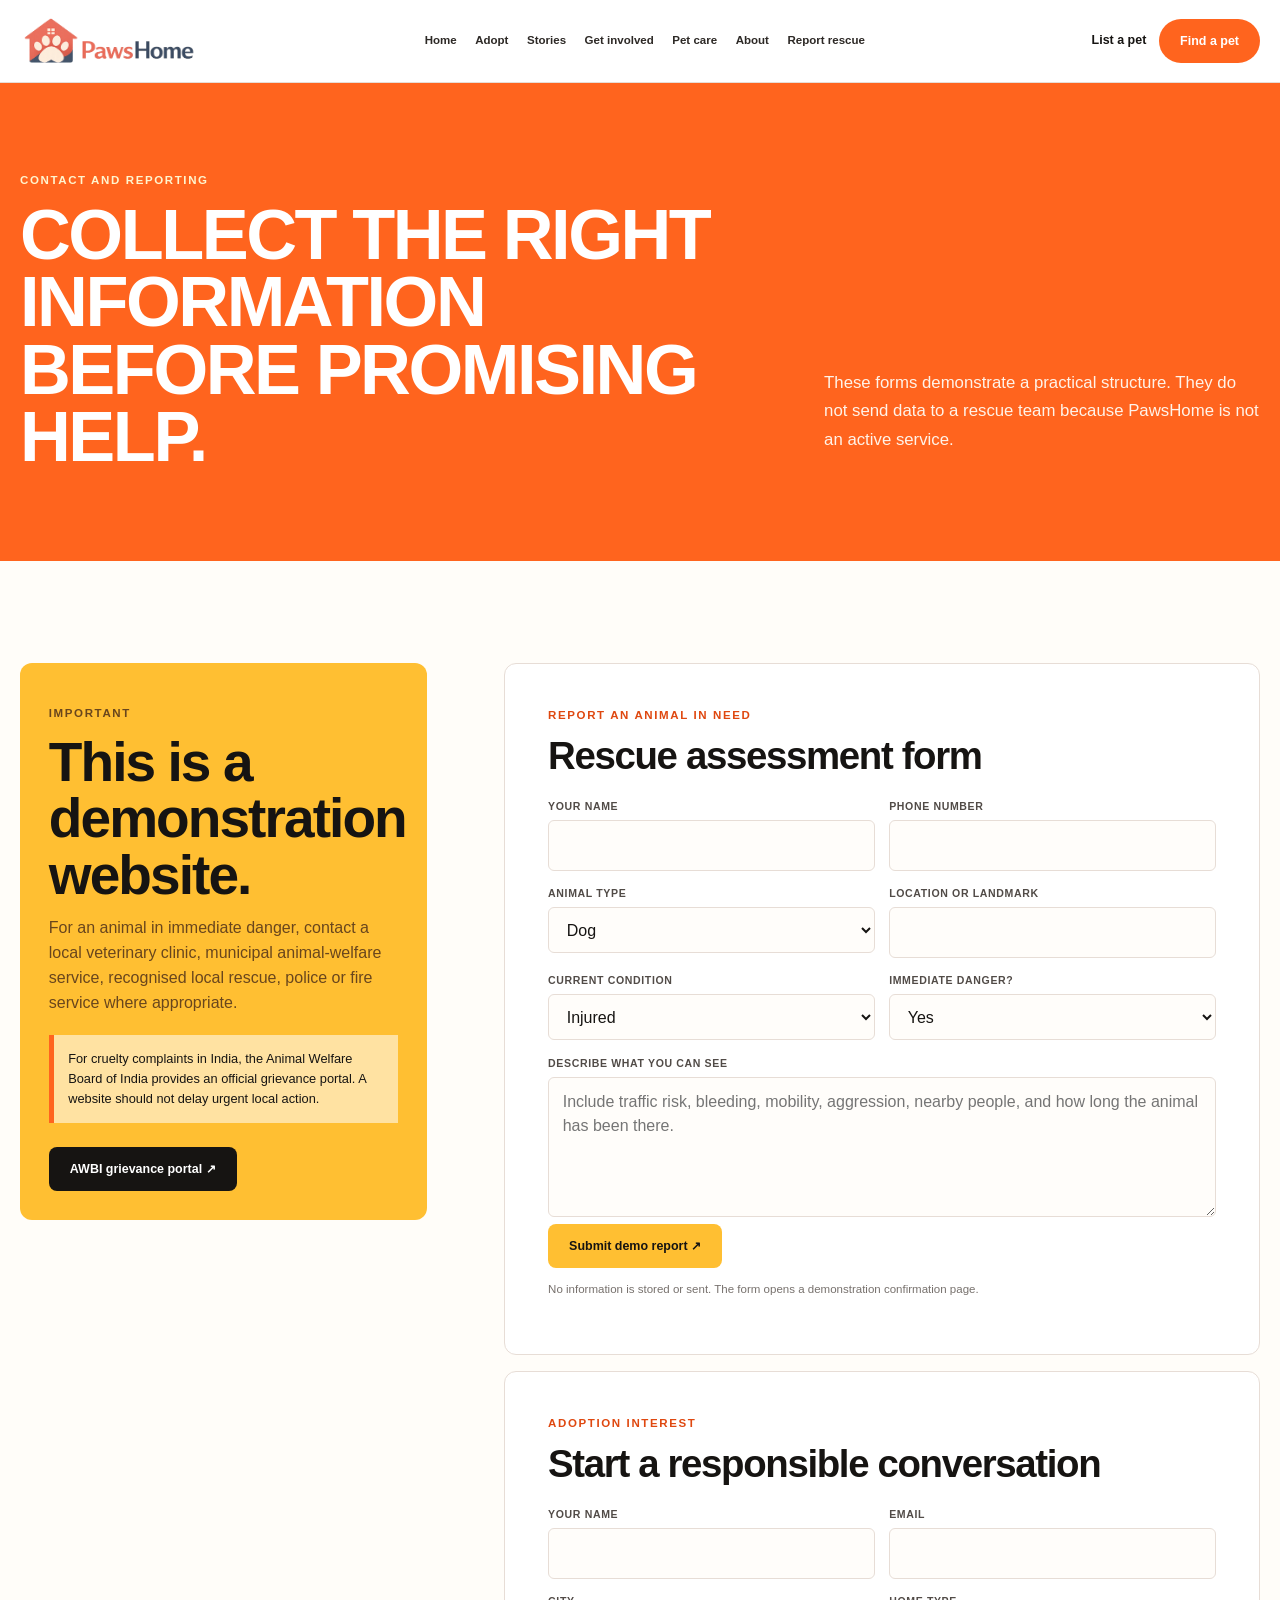
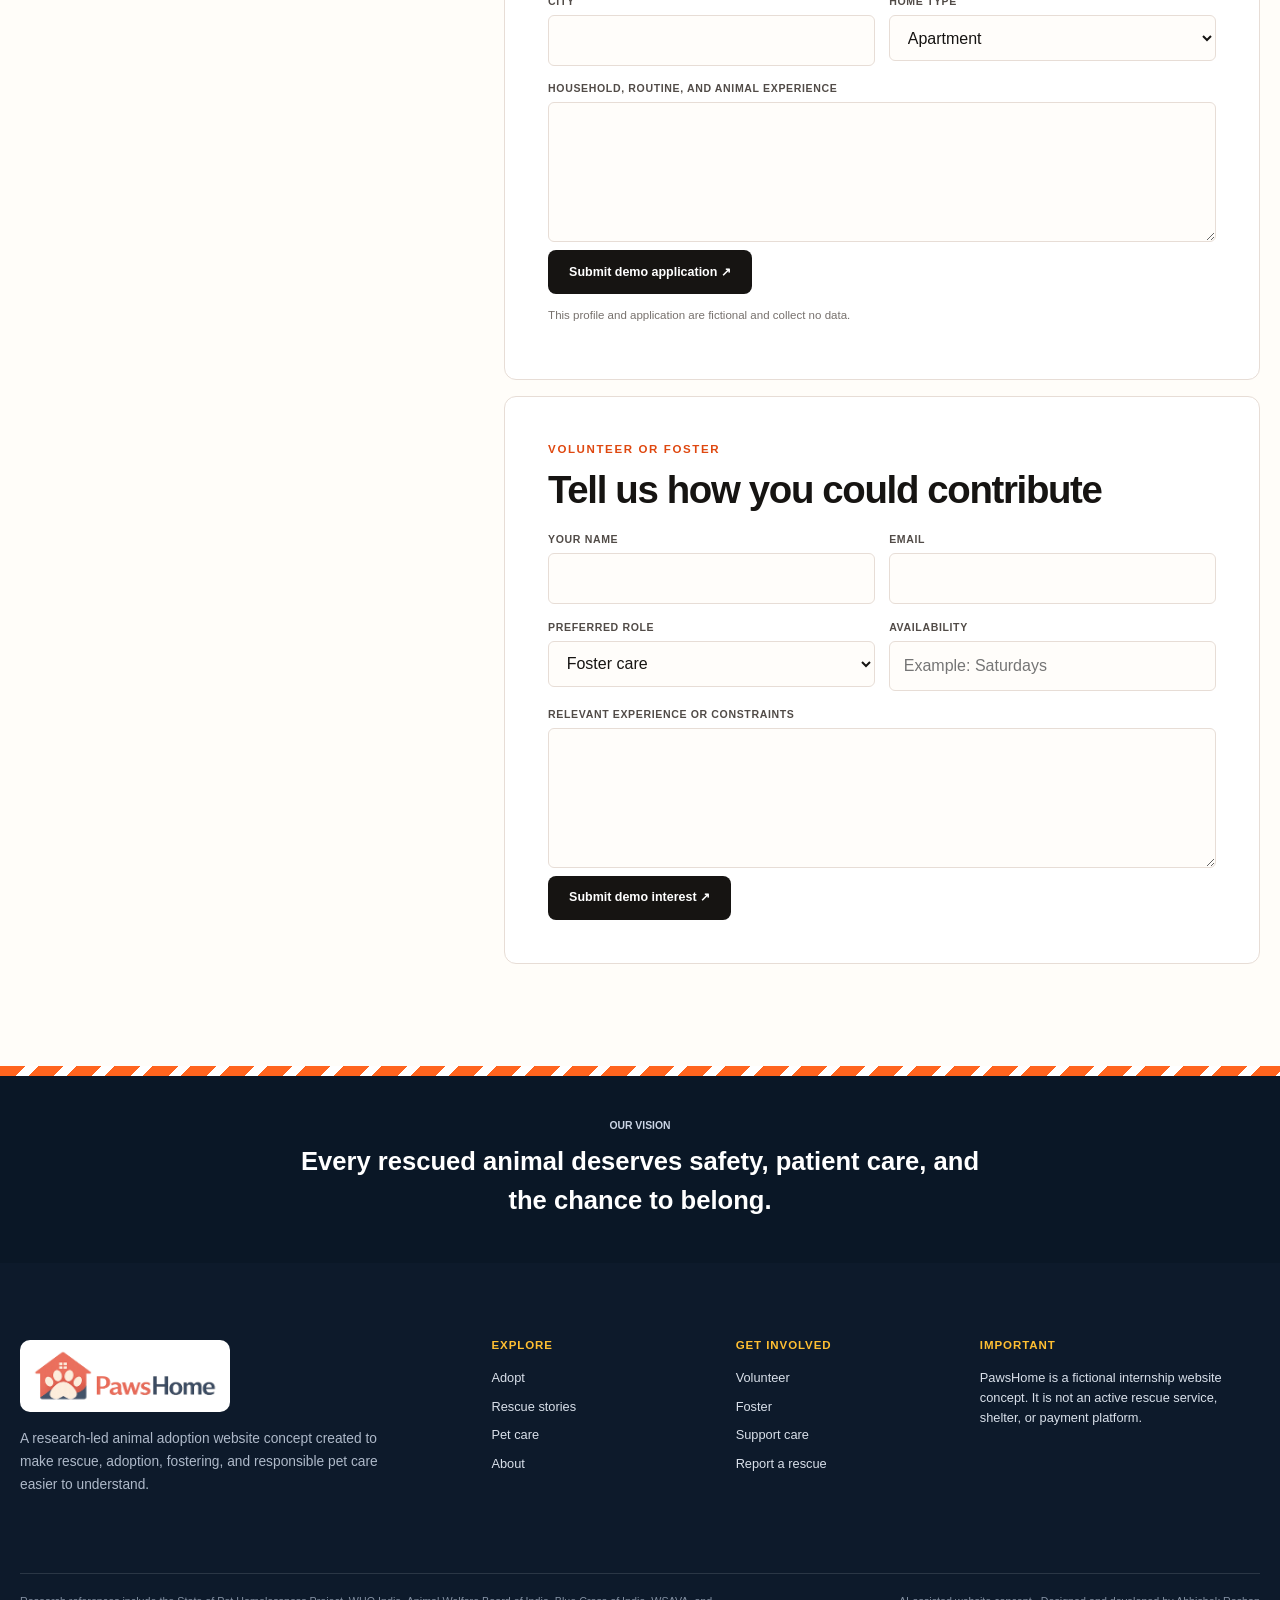
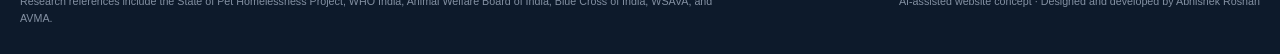
<file: contact.html>
<!doctype html>
<html lang="en">
<head>
  <meta charset="utf-8">
  <meta name="viewport" content="width=device-width, initial-scale=1">
  <meta name="description" content="Use demonstration adoption, volunteer, foster, and animal rescue reporting forms.">
  <meta name="theme-color" content="#ff641e">
  <meta property="og:title" content="Contact | PawsHome">
  <meta property="og:description" content="Use demonstration adoption, volunteer, foster, and animal rescue reporting forms.">
  <meta property="og:type" content="website">
  <meta property="og:image" content="assets/images/hero-adoption.webp">
  <title>Contact | PawsHome</title>
  <link rel="icon" href="assets/pawshome-icon.png" type="image/png">
  <link rel="stylesheet" href="styles.css">
</head>
<body>

  <a class="skip-link" href="#main-content">Skip to main content</a>
  <header class="site-header">
    <div class="container utility-row">
      <a class="brand" href="index.html" aria-label="PawsHome home"><img src="assets/pawshome-logo.png" alt="PawsHome"></a>
      <nav class="site-nav" aria-label="Primary navigation"><a href="index.html">Home</a><a href="adopt.html">Adopt</a><a href="stories.html">Stories</a><a href="get-involved.html">Get involved</a><a href="pet-care.html">Pet care</a><a href="about.html">About</a><a href="contact.html#rescue-form">Report rescue</a></nav>
      <div class="header-actions"><a class="text-action" href="contact.html#adoption-form">List a pet</a><a class="button button--orange header-cta" href="adopt.html">Find a pet</a></div>
    </div>
  </header>
<main id="main-content">

<section class="page-hero"><div class="container page-hero-inner"><div><p class="kicker">Contact and reporting</p><h1>Collect the right information before promising help.</h1></div><p class="lede">These forms demonstrate a practical structure. They do not send data to a rescue team because PawsHome is not an active service.</p></div></section>
<section class="section"><div class="container contact-grid"><aside class="contact-aside"><p class="kicker">Important</p><h2>This is a demonstration website.</h2><p>For an animal in immediate danger, contact a local veterinary clinic, municipal animal-welfare service, recognised local rescue, police or fire service where appropriate.</p><div class="emergency-note">For cruelty complaints in India, the Animal Welfare Board of India provides an official grievance portal. A website should not delay urgent local action.</div><div class="hero-actions"><a class="button button--dark" href="https://awbi.gov.in/cruelty-complaint" target="_blank" rel="noopener">AWBI grievance portal ↗</a></div></aside><div><form class="form-card" id="rescue-form" action="thank-you.html" method="get"><p class="kicker">Report an animal in need</p><h3>Rescue assessment form</h3><div class="form-grid"><div class="field"><label for="r-name">Your name</label><input id="r-name" name="name" required></div><div class="field"><label for="r-phone">Phone number</label><input id="r-phone" name="phone" type="tel" required></div><div class="field"><label for="r-animal">Animal type</label><select id="r-animal" name="animal"><option>Dog</option><option>Cat</option><option>Other animal</option></select></div><div class="field"><label for="r-location">Location or landmark</label><input id="r-location" name="location" required></div><div class="field"><label for="r-condition">Current condition</label><select id="r-condition" name="condition"><option>Injured</option><option>Sick or weak</option><option>Trapped</option><option>Abandoned litter</option><option>Other</option></select></div><div class="field"><label for="r-danger">Immediate danger?</label><select id="r-danger" name="danger"><option>Yes</option><option>No</option><option>Unsure</option></select></div><div class="field field--full"><label for="r-details">Describe what you can see</label><textarea id="r-details" name="details" placeholder="Include traffic risk, bleeding, mobility, aggression, nearby people, and how long the animal has been there."></textarea></div></div><button class="button button--primary" type="submit">Submit demo report ↗</button><p class="form-note">No information is stored or sent. The form opens a demonstration confirmation page.</p></form><form class="form-card" id="adoption-form" action="thank-you.html" method="get"><p class="kicker">Adoption interest</p><h3>Start a responsible conversation</h3><div class="form-grid"><div class="field"><label for="a-name">Your name</label><input id="a-name" name="name" required></div><div class="field"><label for="a-email">Email</label><input id="a-email" name="email" type="email" required></div><div class="field"><label for="a-city">City</label><input id="a-city" name="city"></div><div class="field"><label for="a-home">Home type</label><select id="a-home" name="home"><option>Apartment</option><option>Independent house</option><option>Other</option></select></div><div class="field field--full"><label for="a-details">Household, routine, and animal experience</label><textarea id="a-details" name="details"></textarea></div></div><button class="button button--dark" type="submit">Submit demo application ↗</button><p class="form-note">This profile and application are fictional and collect no data.</p></form><form class="form-card" id="volunteer-form" action="thank-you.html" method="get"><p class="kicker">Volunteer or foster</p><h3>Tell us how you could contribute</h3><div class="form-grid"><div class="field"><label for="v-name">Your name</label><input id="v-name" name="name" required></div><div class="field"><label for="v-email">Email</label><input id="v-email" name="email" type="email" required></div><div class="field"><label for="v-role">Preferred role</label><select id="v-role" name="role"><option>Foster care</option><option>Feeding or shelter care</option><option>Transport</option><option>Photography</option><option>Events</option><option>Digital awareness</option></select></div><div class="field"><label for="v-time">Availability</label><input id="v-time" name="availability" placeholder="Example: Saturdays"></div><div class="field field--full"><label for="v-details">Relevant experience or constraints</label><textarea id="v-details" name="details"></textarea></div></div><button class="button button--dark" type="submit">Submit demo interest ↗</button></form></div></div></section>

</main>

  <footer class="site-footer">
    <div class="footer-stripe" aria-hidden="true"></div>
    <div class="footer-vision"><div class="container"><span>Our vision</span><strong>Every rescued animal deserves safety, patient care, and the chance to belong.</strong></div></div>
    <div class="container footer-grid">
      <div class="footer-brand"><img src="assets/pawshome-logo.png" alt="PawsHome"><p>A research-led animal adoption website concept created to make rescue, adoption, fostering, and responsible pet care easier to understand.</p></div>
      <div class="footer-col"><h2>Explore</h2><a href="adopt.html">Adopt</a><a href="stories.html">Rescue stories</a><a href="pet-care.html">Pet care</a><a href="about.html">About</a></div>
      <div class="footer-col"><h2>Get involved</h2><a href="get-involved.html#volunteer">Volunteer</a><a href="get-involved.html#foster">Foster</a><a href="get-involved.html#donate">Support care</a><a href="contact.html#rescue-form">Report a rescue</a></div>
      <div class="footer-col"><h2>Important</h2><p>PawsHome is a fictional internship website concept. It is not an active rescue service, shelter, or payment platform.</p></div>
    </div>
    <div class="container footer-bottom"><p>Research references include the State of Pet Homelessness Project, WHO India, Animal Welfare Board of India, Blue Cross of India, WSAVA, and AVMA.</p><p>AI-assisted website concept · Designed and developed by Abhishek Roshan</p></div>
  </footer>
</body>
</html>
</file>
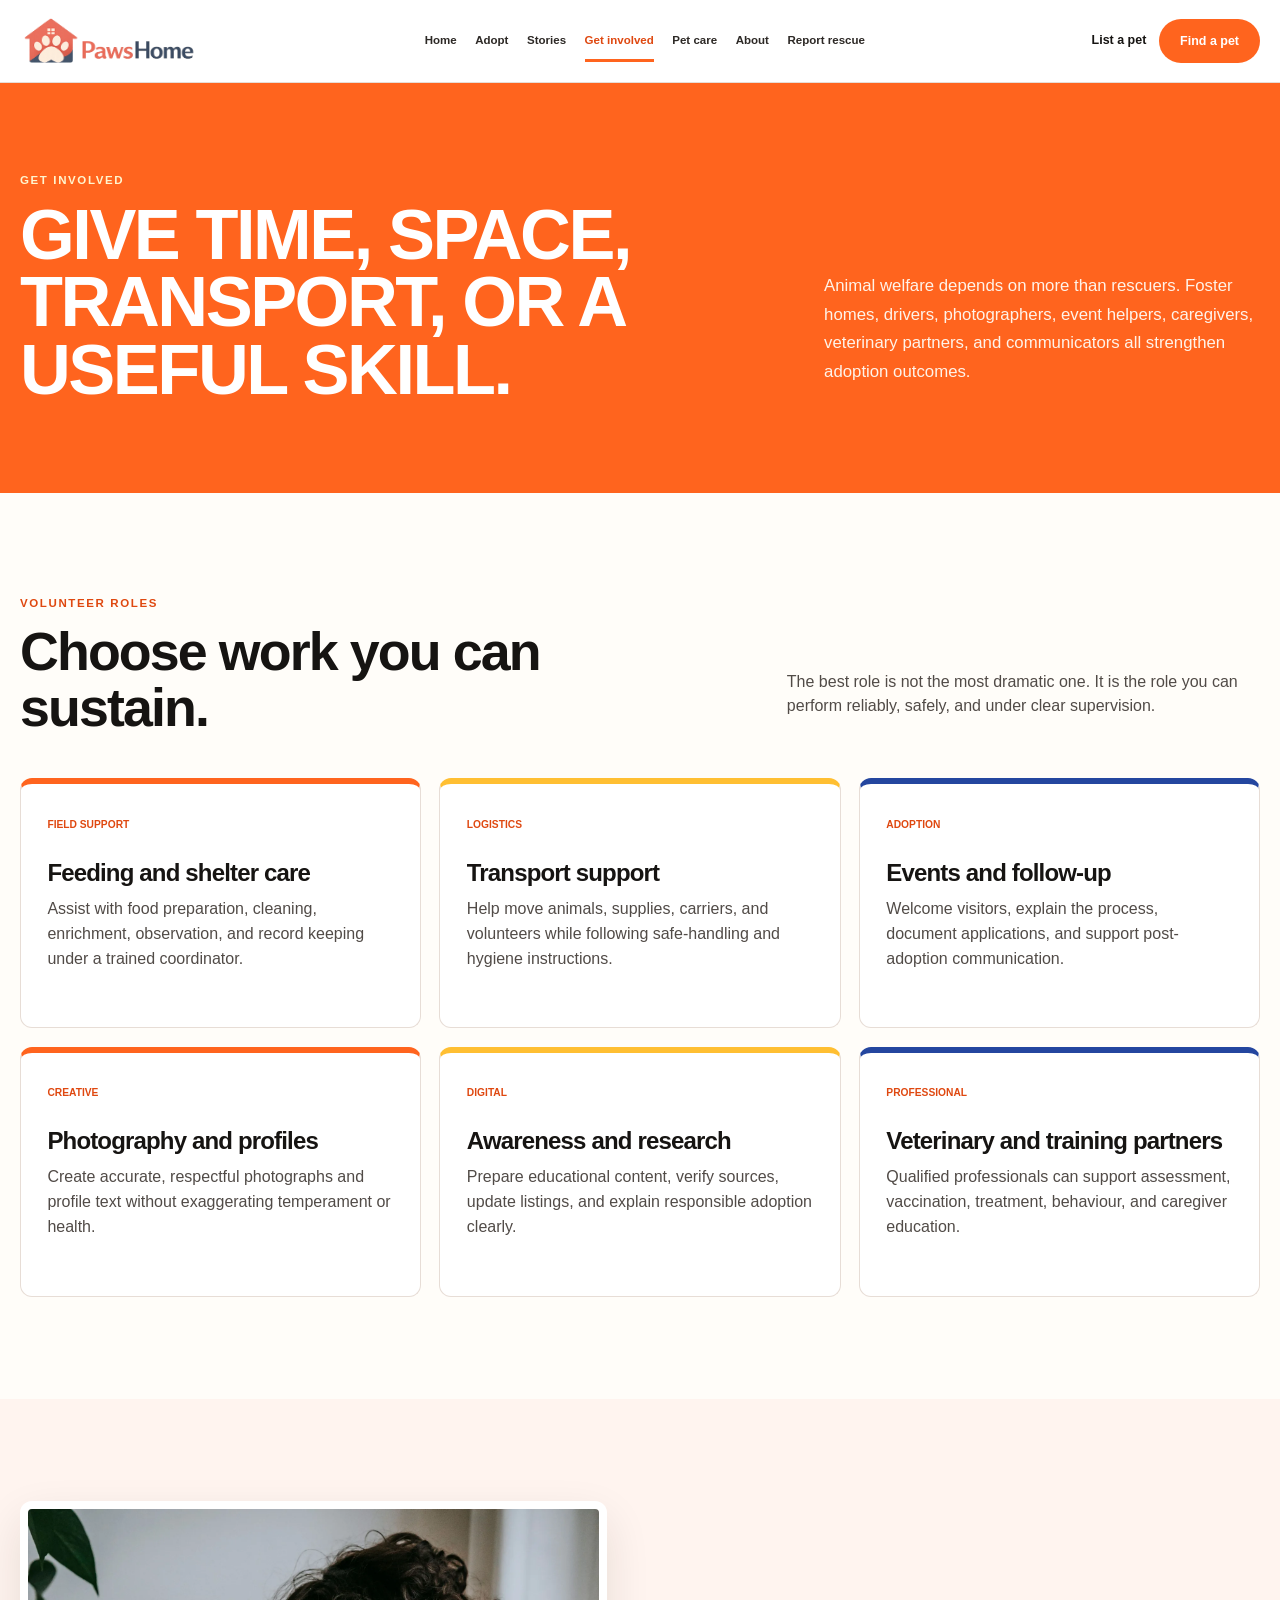
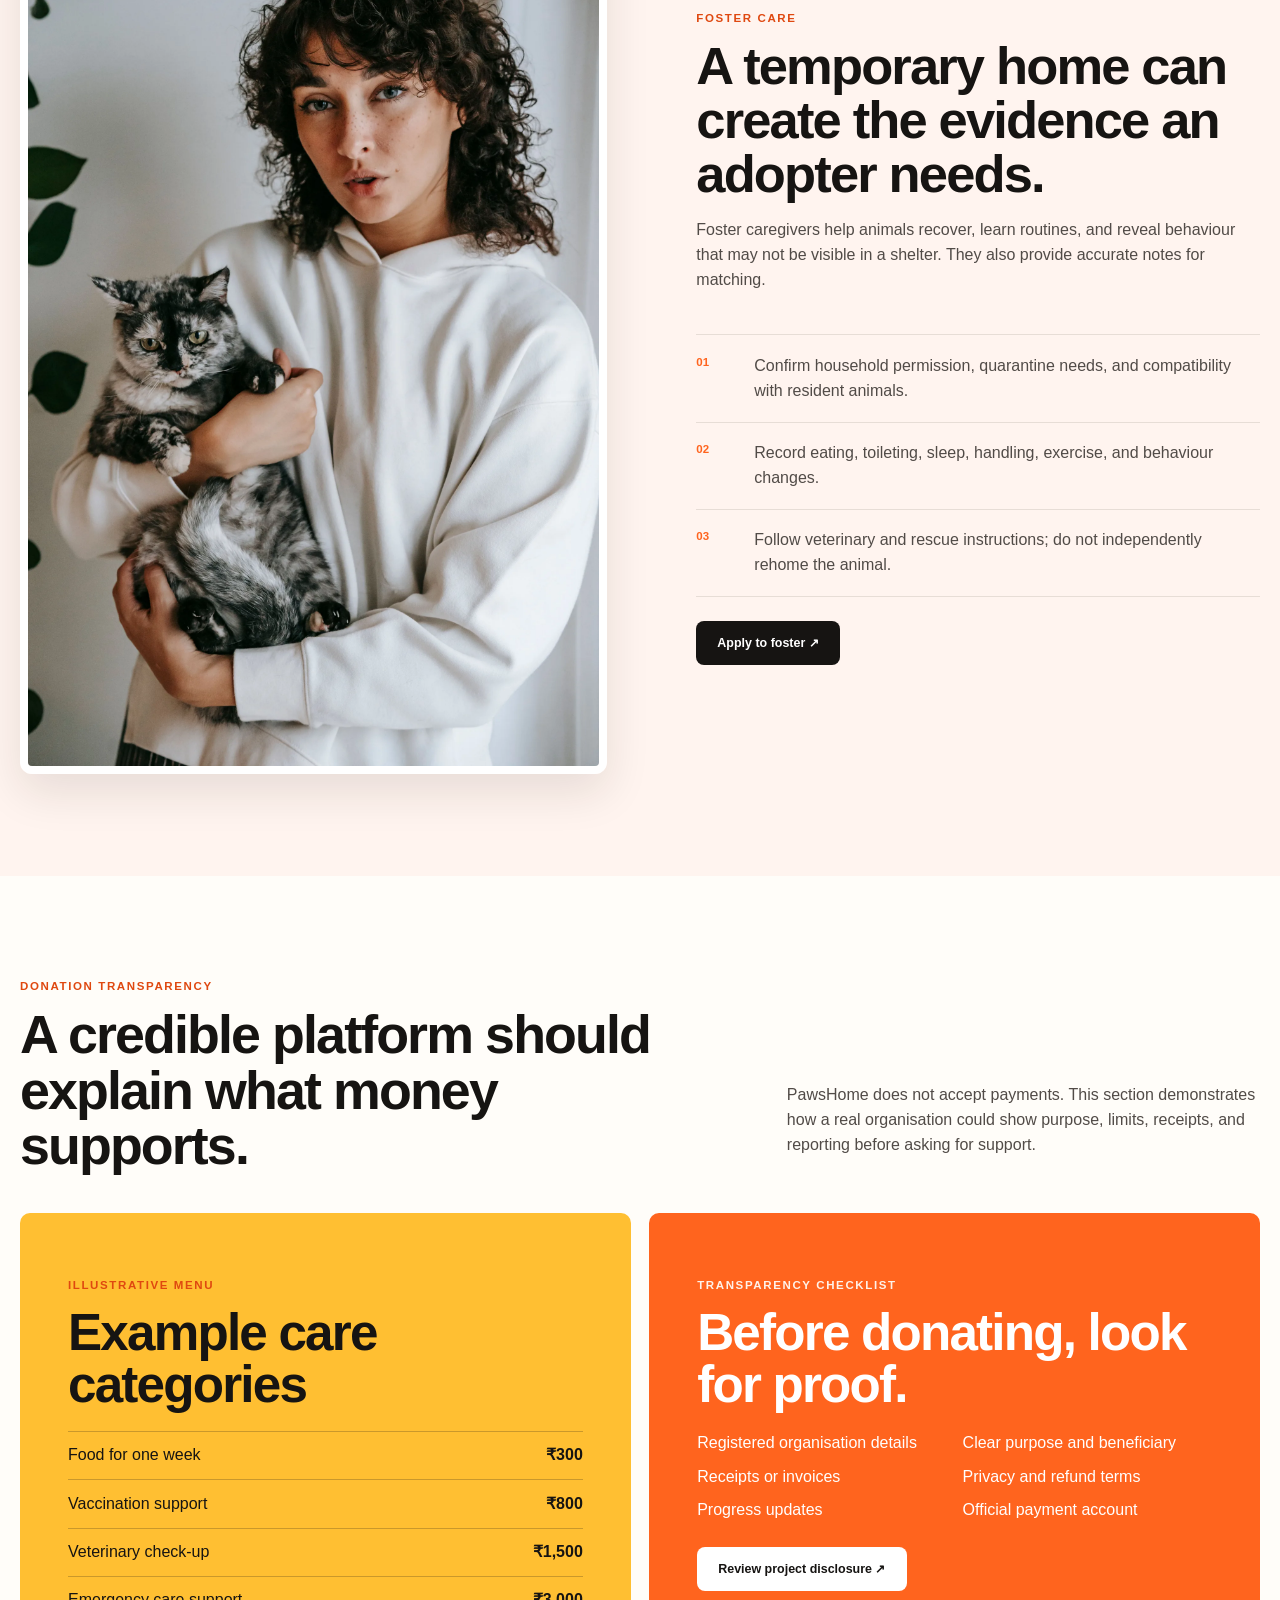
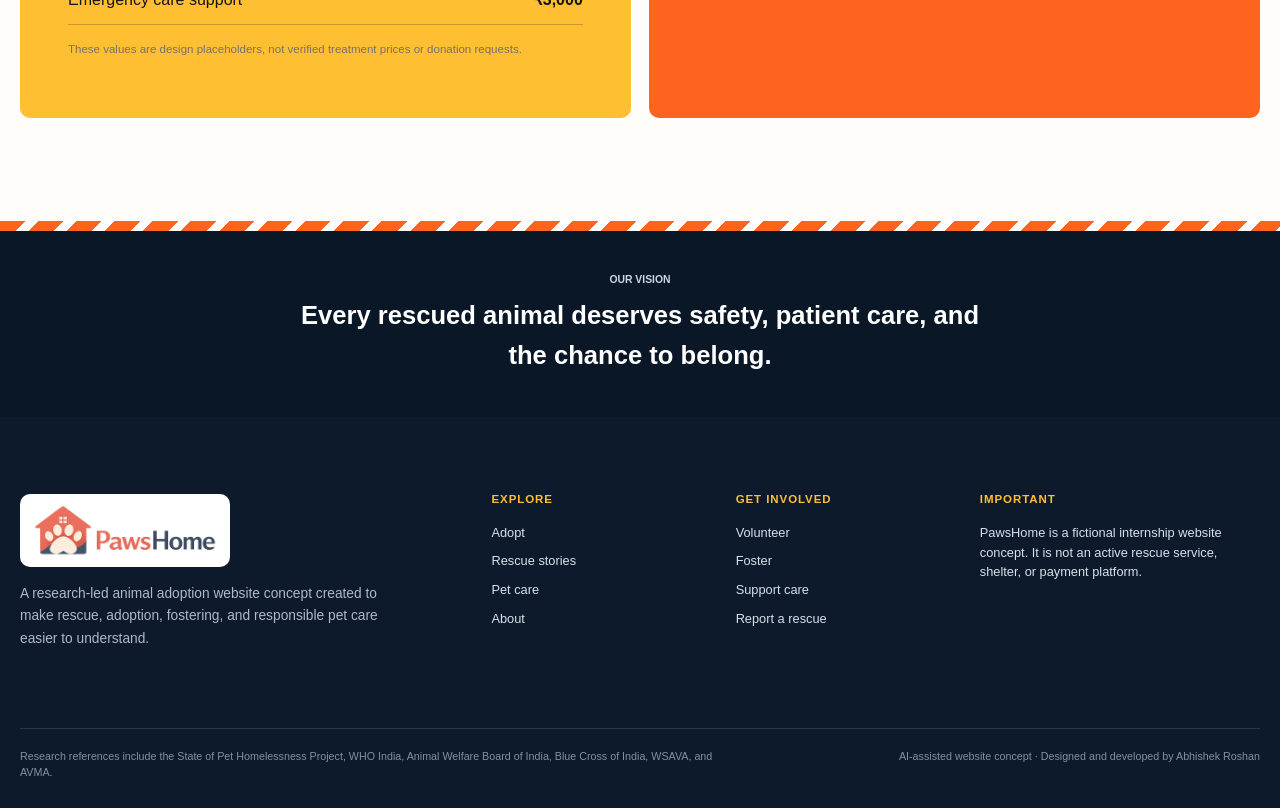
<file: get-involved.html>
<!doctype html>
<html lang="en">
<head>
  <meta charset="utf-8">
  <meta name="viewport" content="width=device-width, initial-scale=1">
  <meta name="description" content="Explore volunteering, fostering, and transparent support pathways for animal welfare.">
  <meta name="theme-color" content="#ff641e">
  <meta property="og:title" content="Get involved | PawsHome">
  <meta property="og:description" content="Explore volunteering, fostering, and transparent support pathways for animal welfare.">
  <meta property="og:type" content="website">
  <meta property="og:image" content="assets/images/hero-adoption.webp">
  <title>Get involved | PawsHome</title>
  <link rel="icon" href="assets/pawshome-icon.png" type="image/png">
  <link rel="stylesheet" href="styles.css">
</head>
<body>

  <a class="skip-link" href="#main-content">Skip to main content</a>
  <header class="site-header">
    <div class="container utility-row">
      <a class="brand" href="index.html" aria-label="PawsHome home"><img src="assets/pawshome-logo.png" alt="PawsHome"></a>
      <nav class="site-nav" aria-label="Primary navigation"><a href="index.html">Home</a><a href="adopt.html">Adopt</a><a href="stories.html">Stories</a><a href="get-involved.html" aria-current="page">Get involved</a><a href="pet-care.html">Pet care</a><a href="about.html">About</a><a href="contact.html#rescue-form">Report rescue</a></nav>
      <div class="header-actions"><a class="text-action" href="contact.html#adoption-form">List a pet</a><a class="button button--orange header-cta" href="adopt.html">Find a pet</a></div>
    </div>
  </header>
<main id="main-content">

<section class="page-hero"><div class="container page-hero-inner"><div><p class="kicker">Get involved</p><h1>Give time, space, transport, or a useful skill.</h1></div><p class="lede">Animal welfare depends on more than rescuers. Foster homes, drivers, photographers, event helpers, caregivers, veterinary partners, and communicators all strengthen adoption outcomes.</p></div></section>
<section class="section" id="volunteer"><div class="container"><div class="section-head"><div><p class="kicker">Volunteer roles</p><h2>Choose work you can sustain.</h2></div><p class="lede">The best role is not the most dramatic one. It is the role you can perform reliably, safely, and under clear supervision.</p></div><div class="role-grid"><article class="role-card"><span class="role-label">Field support</span><h3>Feeding and shelter care</h3><p>Assist with food preparation, cleaning, enrichment, observation, and record keeping under a trained coordinator.</p></article><article class="role-card"><span class="role-label">Logistics</span><h3>Transport support</h3><p>Help move animals, supplies, carriers, and volunteers while following safe-handling and hygiene instructions.</p></article><article class="role-card"><span class="role-label">Adoption</span><h3>Events and follow-up</h3><p>Welcome visitors, explain the process, document applications, and support post-adoption communication.</p></article><article class="role-card"><span class="role-label">Creative</span><h3>Photography and profiles</h3><p>Create accurate, respectful photographs and profile text without exaggerating temperament or health.</p></article><article class="role-card"><span class="role-label">Digital</span><h3>Awareness and research</h3><p>Prepare educational content, verify sources, update listings, and explain responsible adoption clearly.</p></article><article class="role-card"><span class="role-label">Professional</span><h3>Veterinary and training partners</h3><p>Qualified professionals can support assessment, vaccination, treatment, behaviour, and caregiver education.</p></article></div></div></section>
<section class="section section--paper" id="foster"><div class="container split-story"><div class="story-photo"><img src="assets/images/cat-at-home.webp" alt="A woman holding a cat in a home"></div><div class="story-copy"><p class="kicker">Foster care</p><h2>A temporary home can create the evidence an adopter needs.</h2><p class="lede">Foster caregivers help animals recover, learn routines, and reveal behaviour that may not be visible in a shelter. They also provide accurate notes for matching.</p><ul class="story-list"><li><strong>01</strong><span>Confirm household permission, quarantine needs, and compatibility with resident animals.</span></li><li><strong>02</strong><span>Record eating, toileting, sleep, handling, exercise, and behaviour changes.</span></li><li><strong>03</strong><span>Follow veterinary and rescue instructions; do not independently rehome the animal.</span></li></ul><div class="hero-actions"><a class="button button--dark" href="contact.html#volunteer-form">Apply to foster ↗</a></div></div></div></section>
<section class="section" id="donate"><div class="container"><div class="section-head"><div><p class="kicker">Donation transparency</p><h2>A credible platform should explain what money supports.</h2></div><p class="lede">PawsHome does not accept payments. This section demonstrates how a real organisation could show purpose, limits, receipts, and reporting before asking for support.</p></div><div class="support-grid"><article class="support-card support-card--donate"><p class="kicker">Illustrative menu</p><h3>Example care categories</h3><ul class="amount-list"><li><span>Food for one week</span><strong>₹300</strong></li><li><span>Vaccination support</span><strong>₹800</strong></li><li><span>Veterinary check-up</span><strong>₹1,500</strong></li><li><span>Emergency care support</span><strong>₹3,000</strong></li></ul><p class="form-note">These values are design placeholders, not verified treatment prices or donation requests.</p></article><article class="support-card support-card--volunteer"><p class="kicker">Transparency checklist</p><h3>Before donating, look for proof.</h3><ul class="support-list"><li>Registered organisation details</li><li>Clear purpose and beneficiary</li><li>Receipts or invoices</li><li>Privacy and refund terms</li><li>Progress updates</li><li>Official payment account</li></ul><div class="support-actions"><a class="button button--light" href="about.html#research">Review project disclosure ↗</a></div></article></div></div></section>

</main>

  <footer class="site-footer">
    <div class="footer-stripe" aria-hidden="true"></div>
    <div class="footer-vision"><div class="container"><span>Our vision</span><strong>Every rescued animal deserves safety, patient care, and the chance to belong.</strong></div></div>
    <div class="container footer-grid">
      <div class="footer-brand"><img src="assets/pawshome-logo.png" alt="PawsHome"><p>A research-led animal adoption website concept created to make rescue, adoption, fostering, and responsible pet care easier to understand.</p></div>
      <div class="footer-col"><h2>Explore</h2><a href="adopt.html">Adopt</a><a href="stories.html">Rescue stories</a><a href="pet-care.html">Pet care</a><a href="about.html">About</a></div>
      <div class="footer-col"><h2>Get involved</h2><a href="get-involved.html#volunteer">Volunteer</a><a href="get-involved.html#foster">Foster</a><a href="get-involved.html#donate">Support care</a><a href="contact.html#rescue-form">Report a rescue</a></div>
      <div class="footer-col"><h2>Important</h2><p>PawsHome is a fictional internship website concept. It is not an active rescue service, shelter, or payment platform.</p></div>
    </div>
    <div class="container footer-bottom"><p>Research references include the State of Pet Homelessness Project, WHO India, Animal Welfare Board of India, Blue Cross of India, WSAVA, and AVMA.</p><p>AI-assisted website concept · Designed and developed by Abhishek Roshan</p></div>
  </footer>
</body>
</html>
</file>
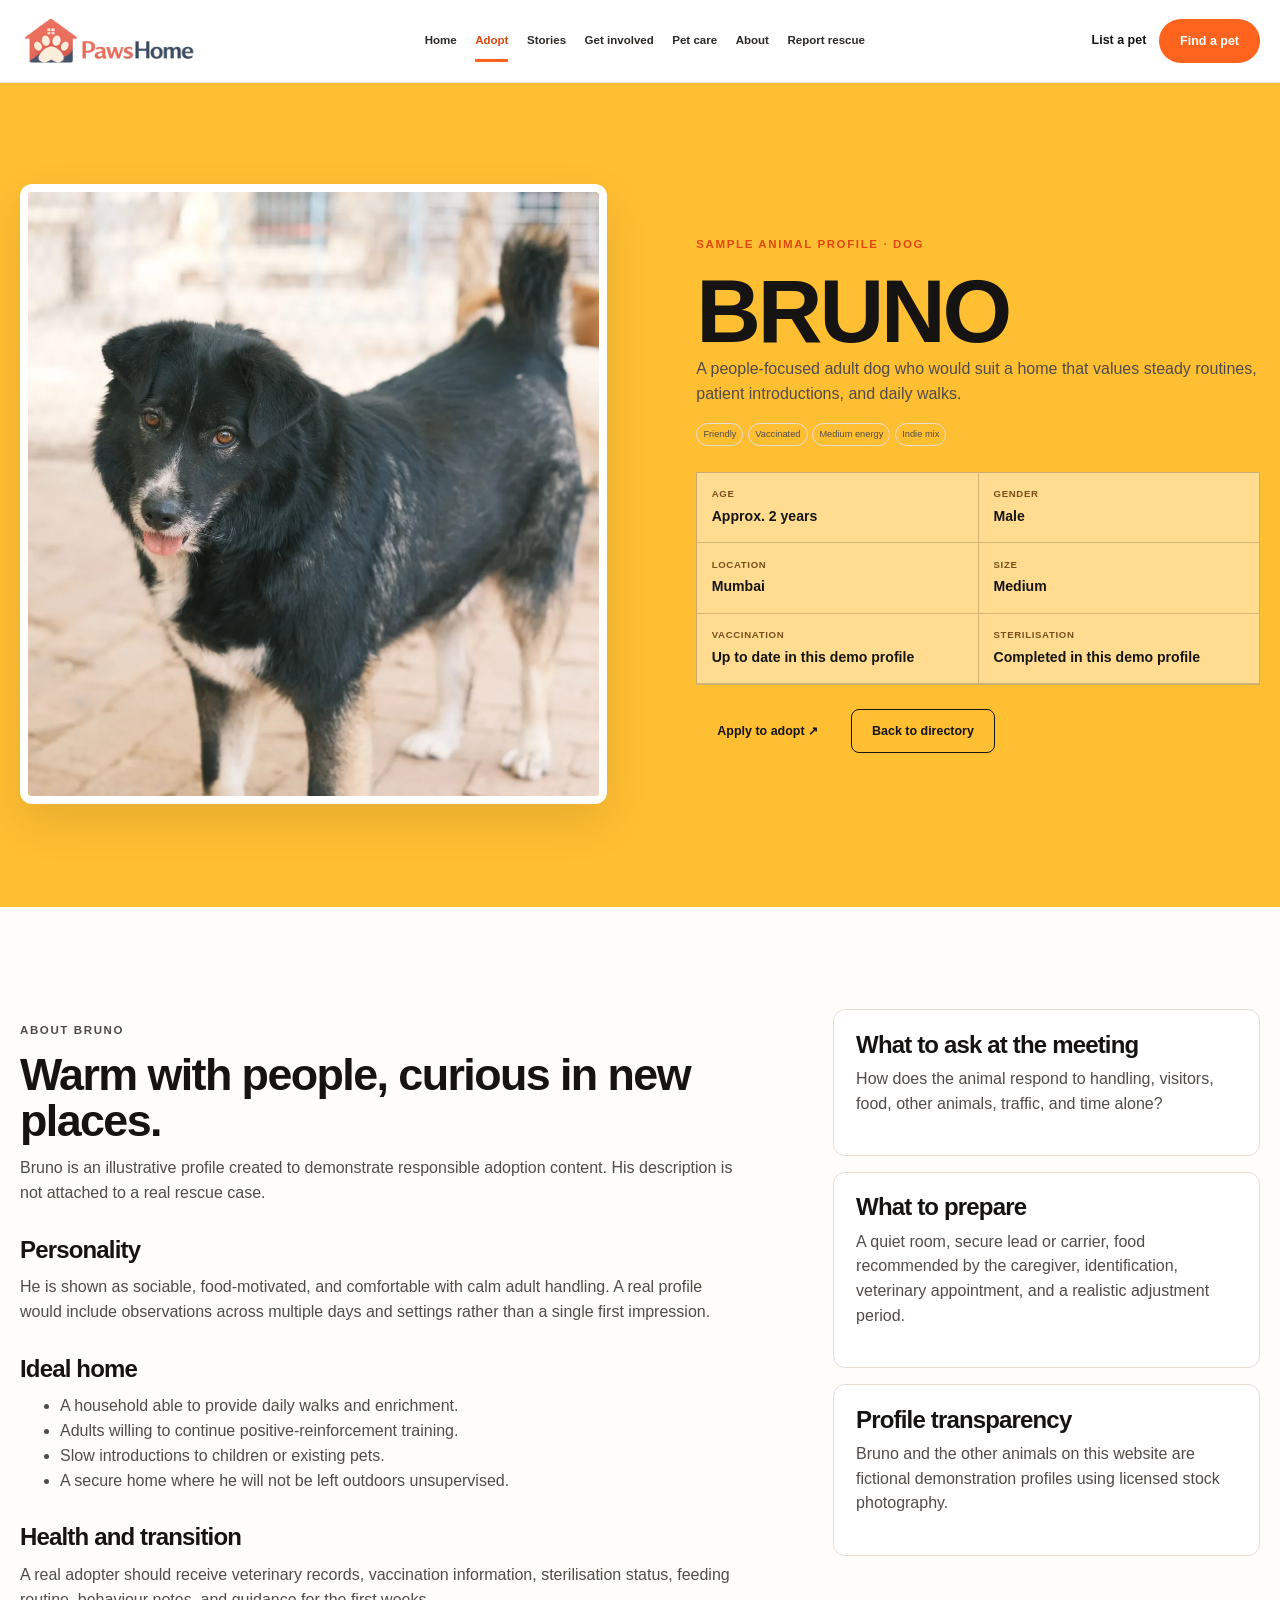
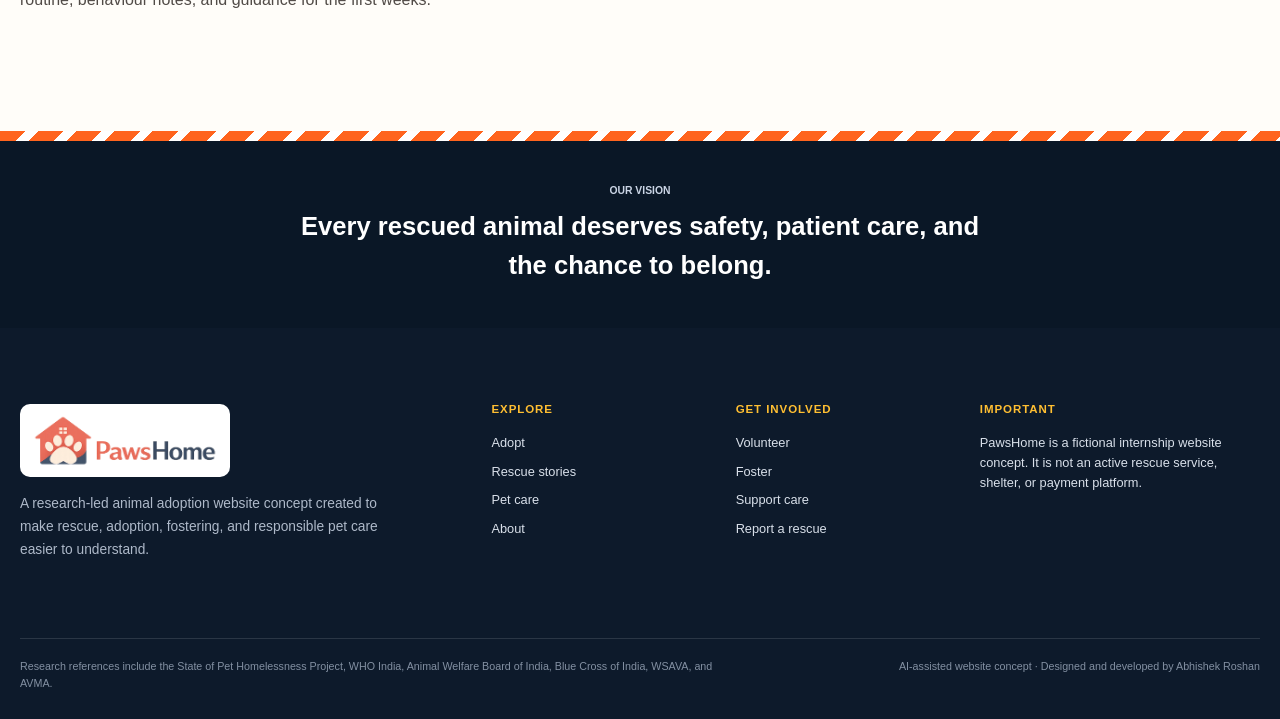
<file: pet-bruno.html>
<!doctype html>
<html lang="en">
<head>
  <meta charset="utf-8">
  <meta name="viewport" content="width=device-width, initial-scale=1">
  <meta name="description" content="View a complete demonstration animal adoption profile for Bruno.">
  <meta name="theme-color" content="#ff641e">
  <meta property="og:title" content="Bruno profile | PawsHome">
  <meta property="og:description" content="View a complete demonstration animal adoption profile for Bruno.">
  <meta property="og:type" content="website">
  <meta property="og:image" content="assets/images/hero-adoption.webp">
  <title>Bruno profile | PawsHome</title>
  <link rel="icon" href="assets/pawshome-icon.png" type="image/png">
  <link rel="stylesheet" href="styles.css">
</head>
<body>

  <a class="skip-link" href="#main-content">Skip to main content</a>
  <header class="site-header">
    <div class="container utility-row">
      <a class="brand" href="index.html" aria-label="PawsHome home"><img src="assets/pawshome-logo.png" alt="PawsHome"></a>
      <nav class="site-nav" aria-label="Primary navigation"><a href="index.html">Home</a><a href="adopt.html" aria-current="page">Adopt</a><a href="stories.html">Stories</a><a href="get-involved.html">Get involved</a><a href="pet-care.html">Pet care</a><a href="about.html">About</a><a href="contact.html#rescue-form">Report rescue</a></nav>
      <div class="header-actions"><a class="text-action" href="contact.html#adoption-form">List a pet</a><a class="button button--orange header-cta" href="adopt.html">Find a pet</a></div>
    </div>
  </header>
<main id="main-content">

<section class="profile-hero"><div class="container profile-grid"><div class="profile-photo"><img src="assets/images/bruno.webp" alt="Black and white dog standing in a shelter"></div><div class="profile-copy"><p class="kicker">Sample animal profile · Dog</p><h1>Bruno</h1><p class="lede">A people-focused adult dog who would suit a home that values steady routines, patient introductions, and daily walks.</p><div class="tags"><span class="tag">Friendly</span><span class="tag">Vaccinated</span><span class="tag">Medium energy</span><span class="tag">Indie mix</span></div><div class="profile-meta-grid"><div><span>Age</span><strong>Approx. 2 years</strong></div><div><span>Gender</span><strong>Male</strong></div><div><span>Location</span><strong>Mumbai</strong></div><div><span>Size</span><strong>Medium</strong></div><div><span>Vaccination</span><strong>Up to date in this demo profile</strong></div><div><span>Sterilisation</span><strong>Completed in this demo profile</strong></div></div><div class="hero-actions"><a class="button button--primary" href="contact.html#adoption-form">Apply to adopt ↗</a><a class="button button--outline" href="adopt.html">Back to directory</a></div></div></div></section>
<section class="section"><div class="container profile-content"><article class="prose"><p class="kicker">About Bruno</p><h2>Warm with people, curious in new places.</h2><p>Bruno is an illustrative profile created to demonstrate responsible adoption content. His description is not attached to a real rescue case.</p><h3>Personality</h3><p>He is shown as sociable, food-motivated, and comfortable with calm adult handling. A real profile would include observations across multiple days and settings rather than a single first impression.</p><h3>Ideal home</h3><ul><li>A household able to provide daily walks and enrichment.</li><li>Adults willing to continue positive-reinforcement training.</li><li>Slow introductions to children or existing pets.</li><li>A secure home where he will not be left outdoors unsupervised.</li></ul><h3>Health and transition</h3><p>A real adopter should receive veterinary records, vaccination information, sterilisation status, feeding routine, behaviour notes, and guidance for the first weeks.</p></article><aside><div class="side-card"><h3>What to ask at the meeting</h3><p>How does the animal respond to handling, visitors, food, other animals, traffic, and time alone?</p></div><div class="side-card"><h3>What to prepare</h3><p>A quiet room, secure lead or carrier, food recommended by the caregiver, identification, veterinary appointment, and a realistic adjustment period.</p></div><div class="side-card"><h3>Profile transparency</h3><p>Bruno and the other animals on this website are fictional demonstration profiles using licensed stock photography.</p></div></aside></div></section>

</main>

  <footer class="site-footer">
    <div class="footer-stripe" aria-hidden="true"></div>
    <div class="footer-vision"><div class="container"><span>Our vision</span><strong>Every rescued animal deserves safety, patient care, and the chance to belong.</strong></div></div>
    <div class="container footer-grid">
      <div class="footer-brand"><img src="assets/pawshome-logo.png" alt="PawsHome"><p>A research-led animal adoption website concept created to make rescue, adoption, fostering, and responsible pet care easier to understand.</p></div>
      <div class="footer-col"><h2>Explore</h2><a href="adopt.html">Adopt</a><a href="stories.html">Rescue stories</a><a href="pet-care.html">Pet care</a><a href="about.html">About</a></div>
      <div class="footer-col"><h2>Get involved</h2><a href="get-involved.html#volunteer">Volunteer</a><a href="get-involved.html#foster">Foster</a><a href="get-involved.html#donate">Support care</a><a href="contact.html#rescue-form">Report a rescue</a></div>
      <div class="footer-col"><h2>Important</h2><p>PawsHome is a fictional internship website concept. It is not an active rescue service, shelter, or payment platform.</p></div>
    </div>
    <div class="container footer-bottom"><p>Research references include the State of Pet Homelessness Project, WHO India, Animal Welfare Board of India, Blue Cross of India, WSAVA, and AVMA.</p><p>AI-assisted website concept · Designed and developed by Abhishek Roshan</p></div>
  </footer>
</body>
</html>
</file>
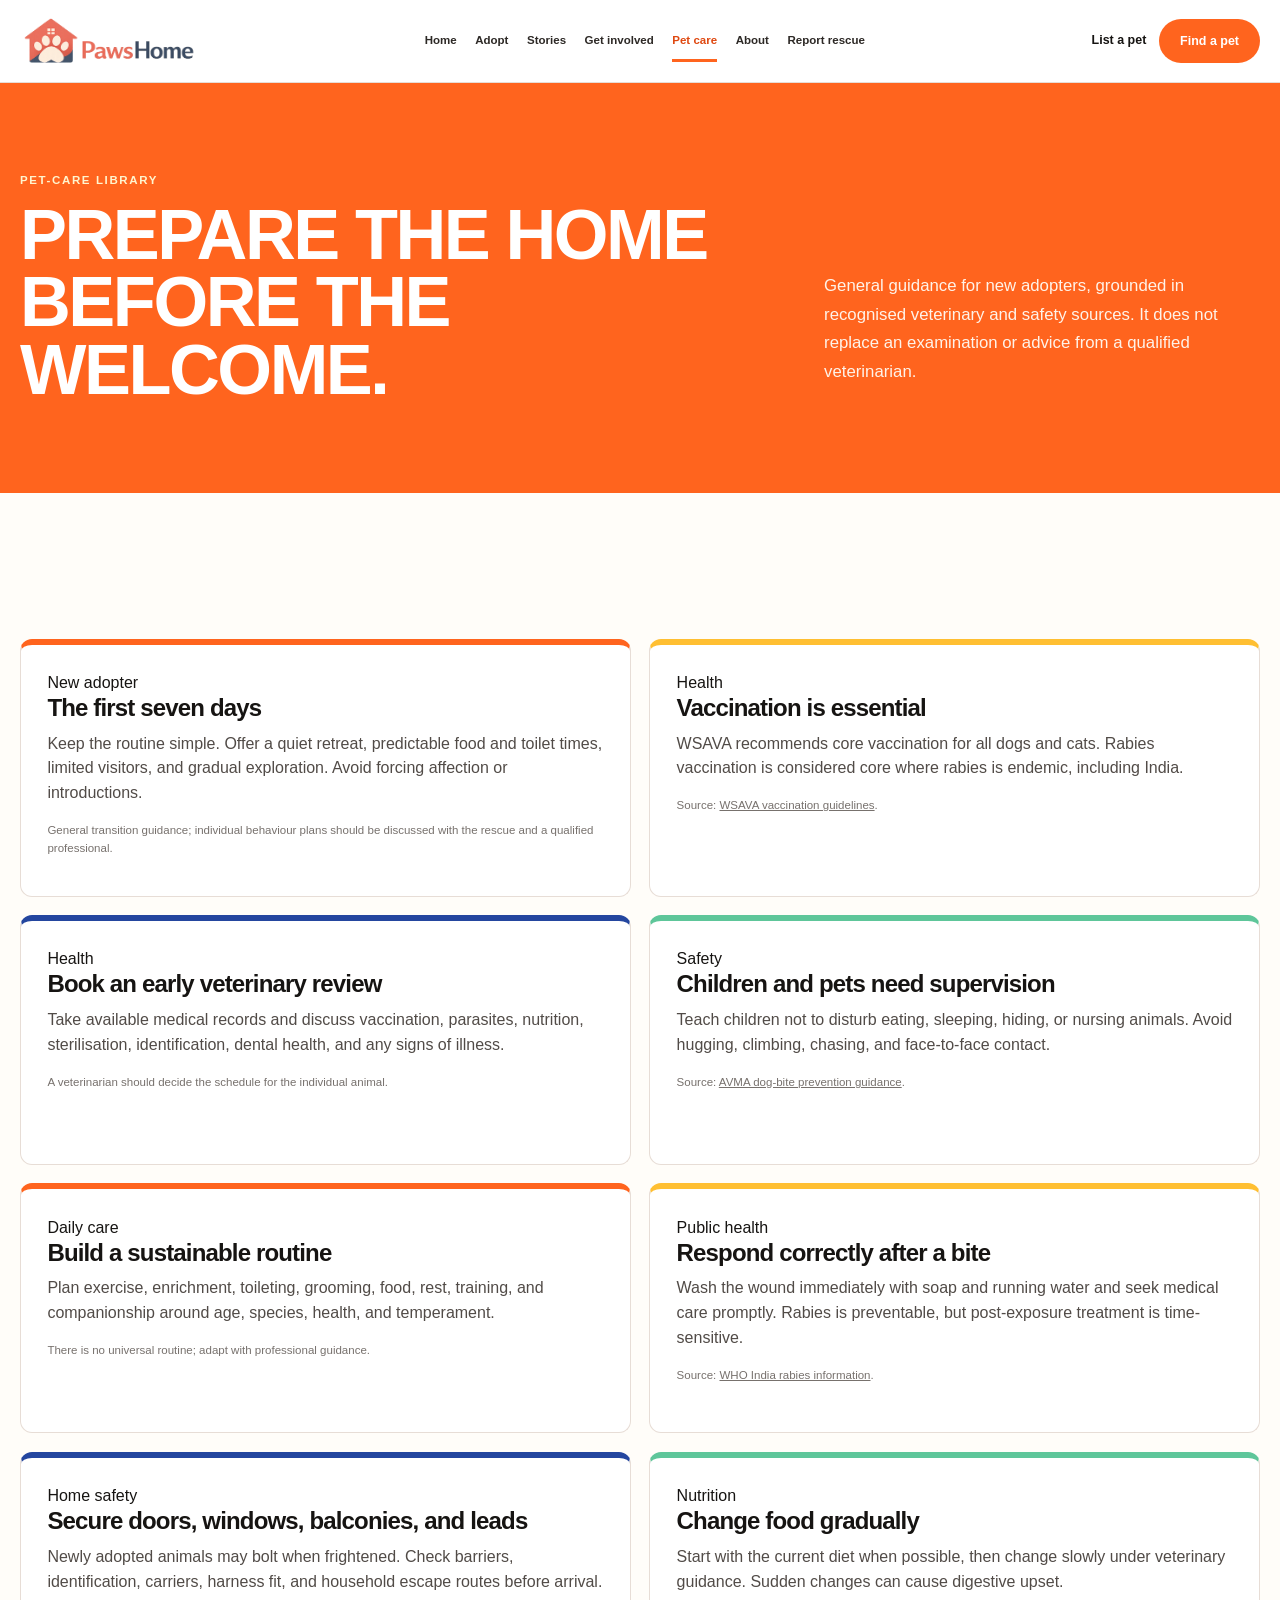
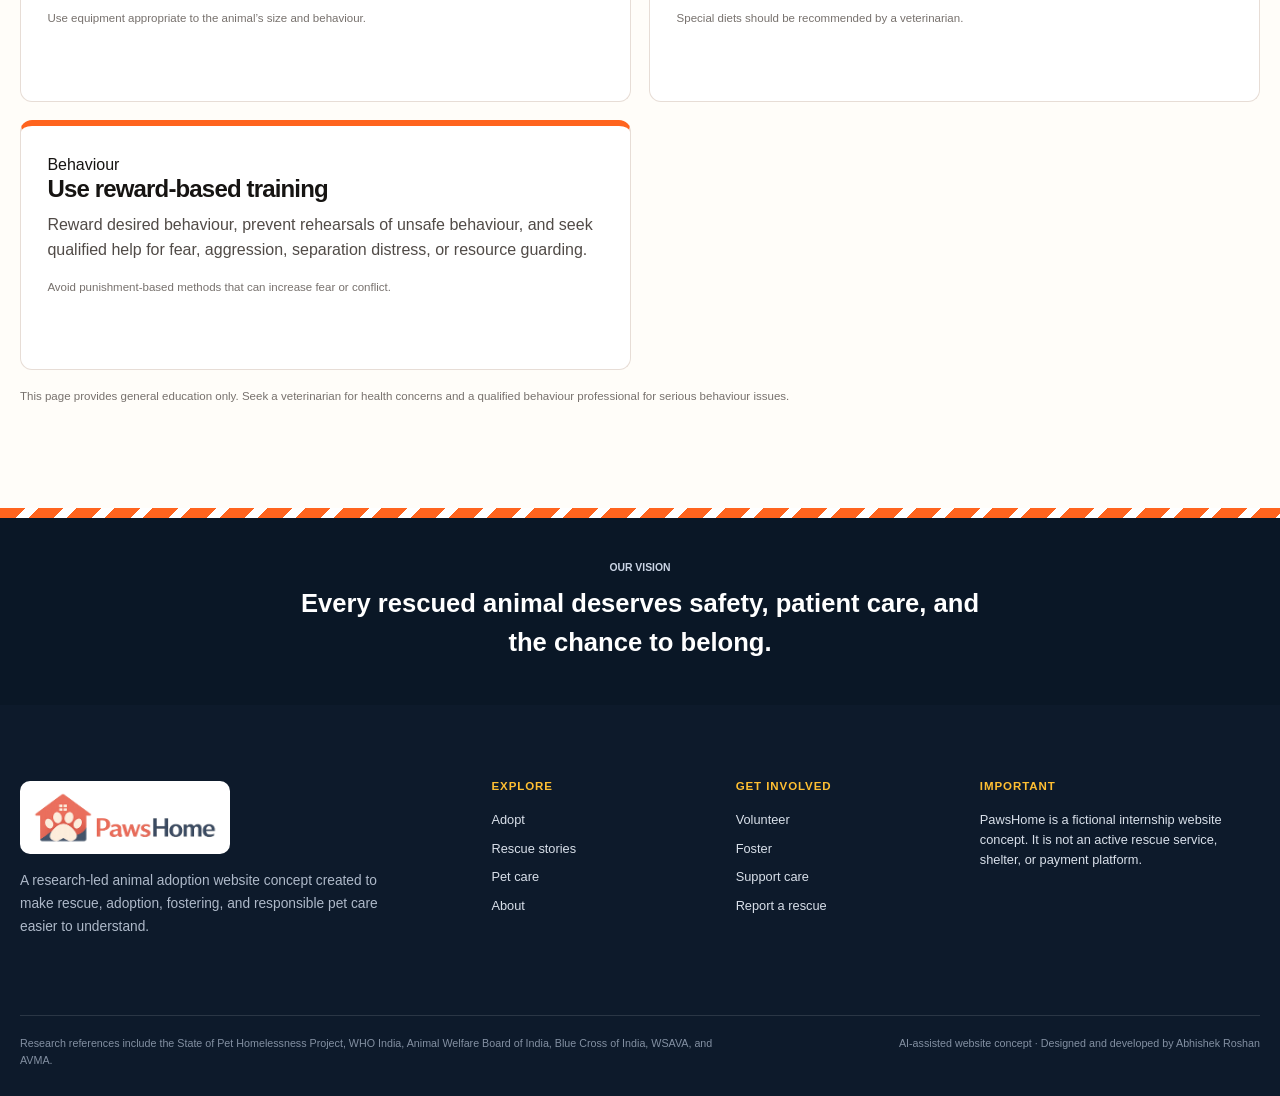
<file: pet-care.html>
<!doctype html>
<html lang="en">
<head>
  <meta charset="utf-8">
  <meta name="viewport" content="width=device-width, initial-scale=1">
  <meta name="description" content="Read evidence-informed general pet-care guidance for new adopters.">
  <meta name="theme-color" content="#ff641e">
  <meta property="og:title" content="Pet care | PawsHome">
  <meta property="og:description" content="Read evidence-informed general pet-care guidance for new adopters.">
  <meta property="og:type" content="website">
  <meta property="og:image" content="assets/images/hero-adoption.webp">
  <title>Pet care | PawsHome</title>
  <link rel="icon" href="assets/pawshome-icon.png" type="image/png">
  <link rel="stylesheet" href="styles.css">
</head>
<body>

  <a class="skip-link" href="#main-content">Skip to main content</a>
  <header class="site-header">
    <div class="container utility-row">
      <a class="brand" href="index.html" aria-label="PawsHome home"><img src="assets/pawshome-logo.png" alt="PawsHome"></a>
      <nav class="site-nav" aria-label="Primary navigation"><a href="index.html">Home</a><a href="adopt.html">Adopt</a><a href="stories.html">Stories</a><a href="get-involved.html">Get involved</a><a href="pet-care.html" aria-current="page">Pet care</a><a href="about.html">About</a><a href="contact.html#rescue-form">Report rescue</a></nav>
      <div class="header-actions"><a class="text-action" href="contact.html#adoption-form">List a pet</a><a class="button button--orange header-cta" href="adopt.html">Find a pet</a></div>
    </div>
  </header>
<main id="main-content">

<section class="page-hero"><div class="container page-hero-inner"><div><p class="kicker">Pet-care library</p><h1>Prepare the home before the welcome.</h1></div><p class="lede">General guidance for new adopters, grounded in recognised veterinary and safety sources. It does not replace an examination or advice from a qualified veterinarian.</p></div></section>
<section class="section"><div class="container"><div class="guide-grid"><article class="guide-card" id="first-week"><span>New adopter</span><h3>The first seven days</h3><p>Keep the routine simple. Offer a quiet retreat, predictable food and toilet times, limited visitors, and gradual exploration. Avoid forcing affection or introductions.</p><p class="guide-source">General transition guidance; individual behaviour plans should be discussed with the rescue and a qualified professional.</p></article><article class="guide-card" id="vaccination"><span>Health</span><h3>Vaccination is essential</h3><p>WSAVA recommends core vaccination for all dogs and cats. Rabies vaccination is considered core where rabies is endemic, including India.</p><p class="guide-source">Source: <a href="https://wsava.org/global-guidelines/vaccination-guidelines/" target="_blank" rel="noopener">WSAVA vaccination guidelines</a>.</p></article><article class="guide-card"><span>Health</span><h3>Book an early veterinary review</h3><p>Take available medical records and discuss vaccination, parasites, nutrition, sterilisation, identification, dental health, and any signs of illness.</p><p class="guide-source">A veterinarian should decide the schedule for the individual animal.</p></article><article class="guide-card" id="children"><span>Safety</span><h3>Children and pets need supervision</h3><p>Teach children not to disturb eating, sleeping, hiding, or nursing animals. Avoid hugging, climbing, chasing, and face-to-face contact.</p><p class="guide-source">Source: <a href="https://www.avma.org/resources-tools/pet-owners/dog-bite-prevention" target="_blank" rel="noopener">AVMA dog-bite prevention guidance</a>.</p></article><article class="guide-card" id="routine"><span>Daily care</span><h3>Build a sustainable routine</h3><p>Plan exercise, enrichment, toileting, grooming, food, rest, training, and companionship around age, species, health, and temperament.</p><p class="guide-source">There is no universal routine; adapt with professional guidance.</p></article><article class="guide-card"><span>Public health</span><h3>Respond correctly after a bite</h3><p>Wash the wound immediately with soap and running water and seek medical care promptly. Rabies is preventable, but post-exposure treatment is time-sensitive.</p><p class="guide-source">Source: <a href="https://www.who.int/india/health-topics/rabies" target="_blank" rel="noopener">WHO India rabies information</a>.</p></article><article class="guide-card"><span>Home safety</span><h3>Secure doors, windows, balconies, and leads</h3><p>Newly adopted animals may bolt when frightened. Check barriers, identification, carriers, harness fit, and household escape routes before arrival.</p><p class="guide-source">Use equipment appropriate to the animal’s size and behaviour.</p></article><article class="guide-card"><span>Nutrition</span><h3>Change food gradually</h3><p>Start with the current diet when possible, then change slowly under veterinary guidance. Sudden changes can cause digestive upset.</p><p class="guide-source">Special diets should be recommended by a veterinarian.</p></article><article class="guide-card"><span>Behaviour</span><h3>Use reward-based training</h3><p>Reward desired behaviour, prevent rehearsals of unsafe behaviour, and seek qualified help for fear, aggression, separation distress, or resource guarding.</p><p class="guide-source">Avoid punishment-based methods that can increase fear or conflict.</p></article></div><p class="demo-note">This page provides general education only. Seek a veterinarian for health concerns and a qualified behaviour professional for serious behaviour issues.</p></div></section>

</main>

  <footer class="site-footer">
    <div class="footer-stripe" aria-hidden="true"></div>
    <div class="footer-vision"><div class="container"><span>Our vision</span><strong>Every rescued animal deserves safety, patient care, and the chance to belong.</strong></div></div>
    <div class="container footer-grid">
      <div class="footer-brand"><img src="assets/pawshome-logo.png" alt="PawsHome"><p>A research-led animal adoption website concept created to make rescue, adoption, fostering, and responsible pet care easier to understand.</p></div>
      <div class="footer-col"><h2>Explore</h2><a href="adopt.html">Adopt</a><a href="stories.html">Rescue stories</a><a href="pet-care.html">Pet care</a><a href="about.html">About</a></div>
      <div class="footer-col"><h2>Get involved</h2><a href="get-involved.html#volunteer">Volunteer</a><a href="get-involved.html#foster">Foster</a><a href="get-involved.html#donate">Support care</a><a href="contact.html#rescue-form">Report a rescue</a></div>
      <div class="footer-col"><h2>Important</h2><p>PawsHome is a fictional internship website concept. It is not an active rescue service, shelter, or payment platform.</p></div>
    </div>
    <div class="container footer-bottom"><p>Research references include the State of Pet Homelessness Project, WHO India, Animal Welfare Board of India, Blue Cross of India, WSAVA, and AVMA.</p><p>AI-assisted website concept · Designed and developed by Abhishek Roshan</p></div>
  </footer>
</body>
</html>
</file>
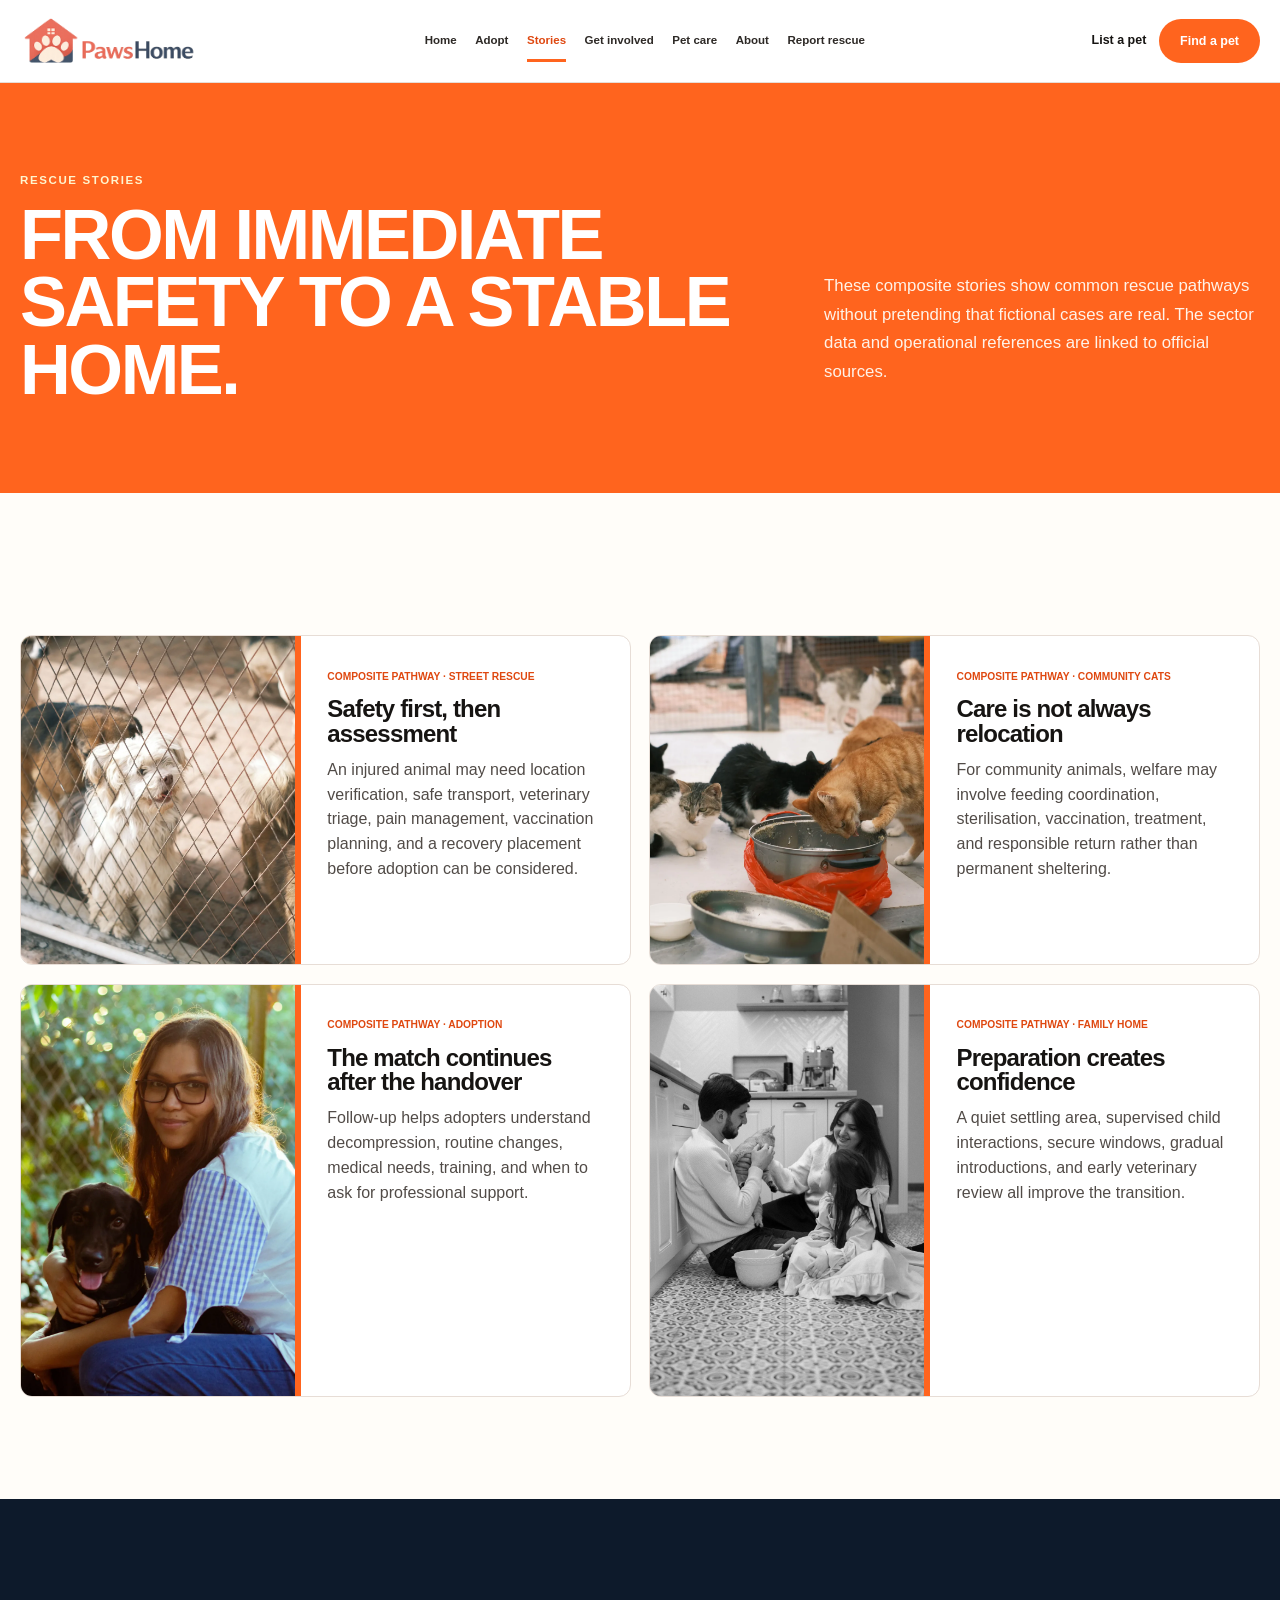
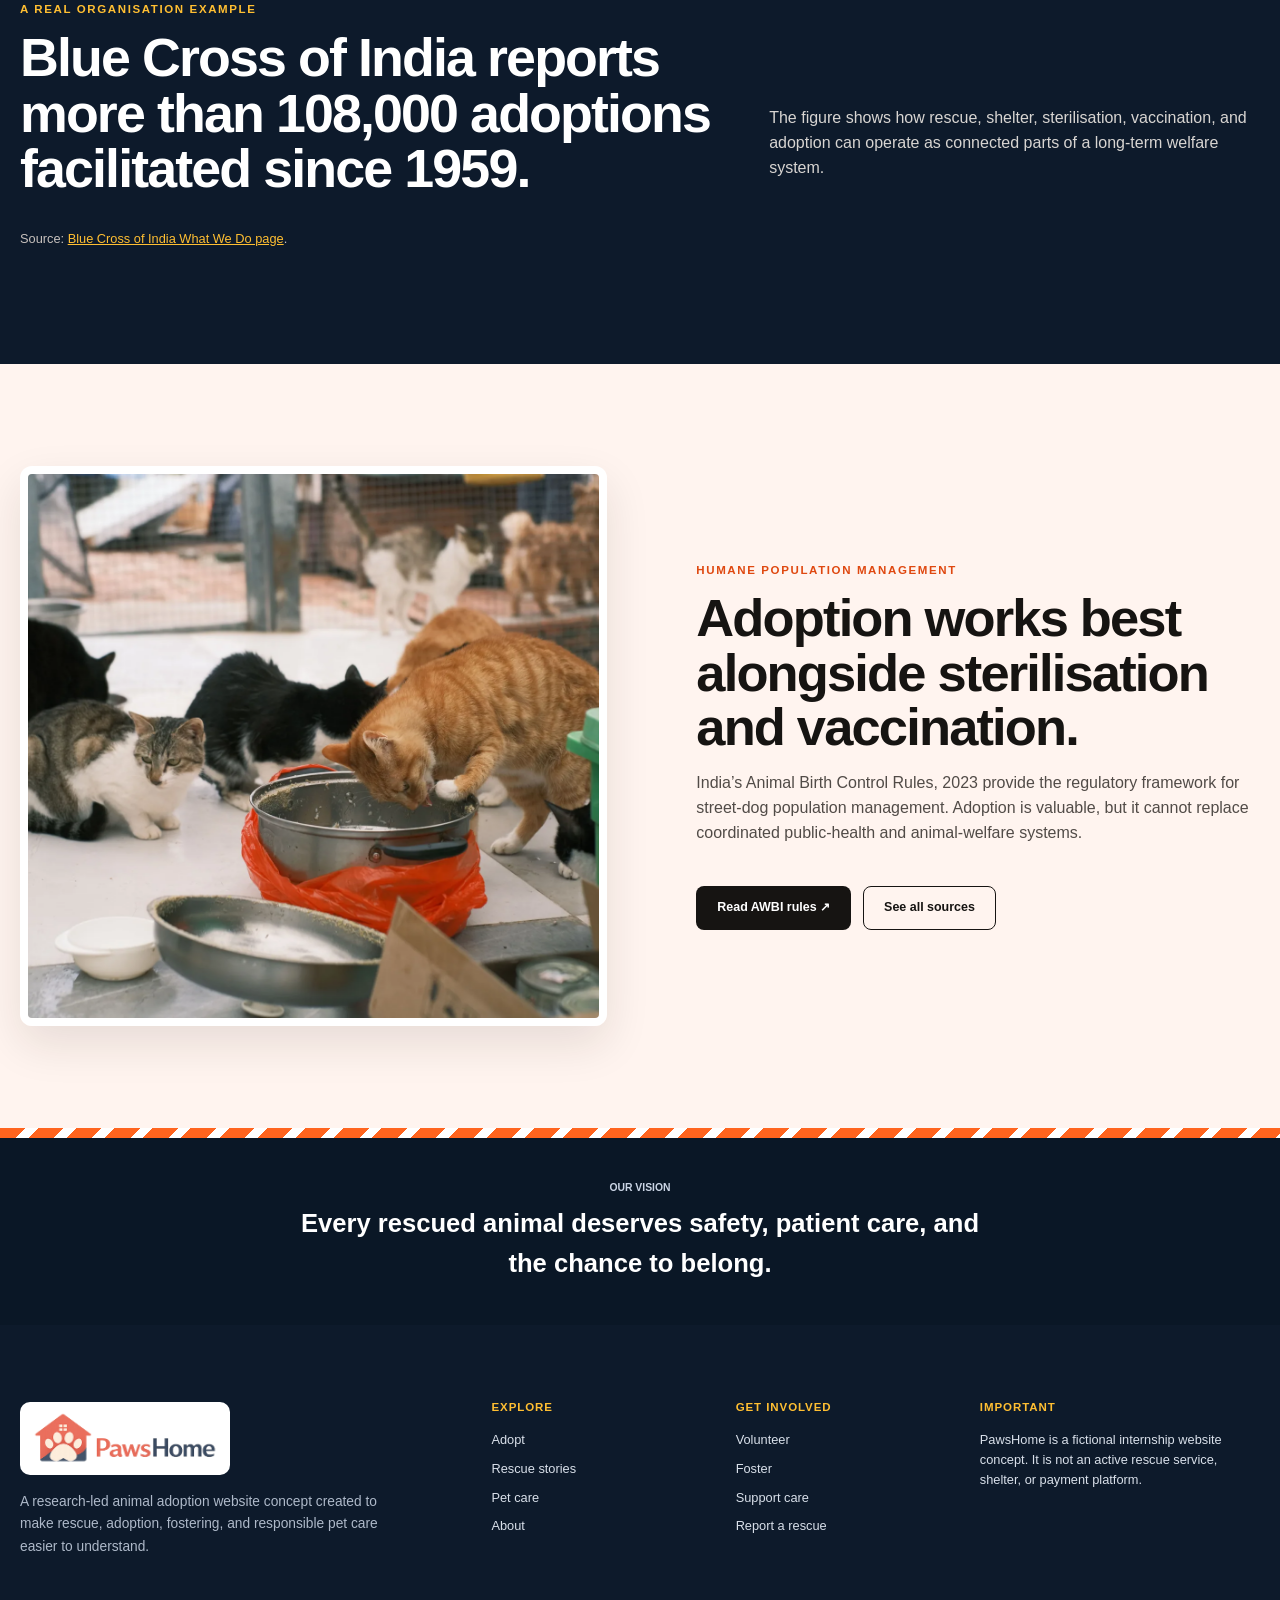
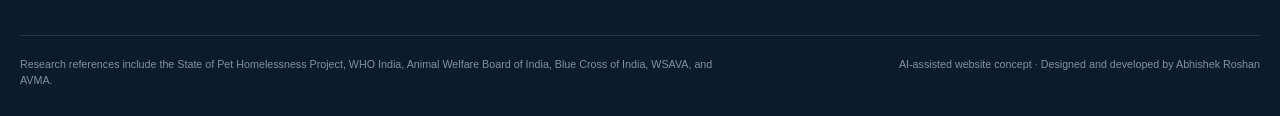
<file: stories.html>
<!doctype html>
<html lang="en">
<head>
  <meta charset="utf-8">
  <meta name="viewport" content="width=device-width, initial-scale=1">
  <meta name="description" content="Explore composite rescue-to-adoption pathways and real animal-welfare research sources.">
  <meta name="theme-color" content="#ff641e">
  <meta property="og:title" content="Rescue stories | PawsHome">
  <meta property="og:description" content="Explore composite rescue-to-adoption pathways and real animal-welfare research sources.">
  <meta property="og:type" content="website">
  <meta property="og:image" content="assets/images/hero-adoption.webp">
  <title>Rescue stories | PawsHome</title>
  <link rel="icon" href="assets/pawshome-icon.png" type="image/png">
  <link rel="stylesheet" href="styles.css">
</head>
<body>

  <a class="skip-link" href="#main-content">Skip to main content</a>
  <header class="site-header">
    <div class="container utility-row">
      <a class="brand" href="index.html" aria-label="PawsHome home"><img src="assets/pawshome-logo.png" alt="PawsHome"></a>
      <nav class="site-nav" aria-label="Primary navigation"><a href="index.html">Home</a><a href="adopt.html">Adopt</a><a href="stories.html" aria-current="page">Stories</a><a href="get-involved.html">Get involved</a><a href="pet-care.html">Pet care</a><a href="about.html">About</a><a href="contact.html#rescue-form">Report rescue</a></nav>
      <div class="header-actions"><a class="text-action" href="contact.html#adoption-form">List a pet</a><a class="button button--orange header-cta" href="adopt.html">Find a pet</a></div>
    </div>
  </header>
<main id="main-content">

<section class="page-hero"><div class="container page-hero-inner"><div><p class="kicker">Rescue stories</p><h1>From immediate safety to a stable home.</h1></div><p class="lede">These composite stories show common rescue pathways without pretending that fictional cases are real. The sector data and operational references are linked to official sources.</p></div></section>
<section class="section"><div class="container"><div class="story-grid"><article class="story-card"><img src="assets/images/shelter-dogs.webp" alt="Dogs waiting behind a shelter fence"><div><span>Composite pathway · Street rescue</span><h3>Safety first, then assessment</h3><p>An injured animal may need location verification, safe transport, veterinary triage, pain management, vaccination planning, and a recovery placement before adoption can be considered.</p></div></article><article class="story-card"><img src="assets/images/cat-feeding.webp" alt="Cats eating inside a shelter"><div><span>Composite pathway · Community cats</span><h3>Care is not always relocation</h3><p>For community animals, welfare may involve feeding coordination, sterilisation, vaccination, treatment, and responsible return rather than permanent sheltering.</p></div></article><article class="story-card"><img src="assets/images/hero-adoption.webp" alt="A woman with a dog outdoors"><div><span>Composite pathway · Adoption</span><h3>The match continues after the handover</h3><p>Follow-up helps adopters understand decompression, routine changes, medical needs, training, and when to ask for professional support.</p></div></article><article class="story-card"><img src="assets/images/family-kitten.webp" alt="A family with a kitten at home"><div><span>Composite pathway · Family home</span><h3>Preparation creates confidence</h3><p>A quiet settling area, supervised child interactions, secure windows, gradual introductions, and early veterinary review all improve the transition.</p></div></article></div></div></section>
<section class="section section--dark"><div class="container"><div class="impact-head"><div><p class="kicker">A real organisation example</p><h2>Blue Cross of India reports more than 108,000 adoptions facilitated since 1959.</h2></div><p class="lede">The figure shows how rescue, shelter, sterilisation, vaccination, and adoption can operate as connected parts of a long-term welfare system.</p></div><p class="impact-note">Source: <a href="https://www.bluecrossofindia.org/What-We-Do.html" target="_blank" rel="noopener">Blue Cross of India What We Do page</a>.</p></div></section>
<section class="section section--paper"><div class="container split-story"><div class="story-photo"><img src="assets/images/cat-feeding.webp" alt="Cats being cared for at a shelter"></div><div class="story-copy"><p class="kicker">Humane population management</p><h2>Adoption works best alongside sterilisation and vaccination.</h2><p class="lede">India’s Animal Birth Control Rules, 2023 provide the regulatory framework for street-dog population management. Adoption is valuable, but it cannot replace coordinated public-health and animal-welfare systems.</p><div class="hero-actions"><a class="button button--dark" href="https://awbi.gov.in/Document/rules" target="_blank" rel="noopener">Read AWBI rules ↗</a><a class="button button--outline" href="about.html#research">See all sources</a></div></div></div></section>

</main>

  <footer class="site-footer">
    <div class="footer-stripe" aria-hidden="true"></div>
    <div class="footer-vision"><div class="container"><span>Our vision</span><strong>Every rescued animal deserves safety, patient care, and the chance to belong.</strong></div></div>
    <div class="container footer-grid">
      <div class="footer-brand"><img src="assets/pawshome-logo.png" alt="PawsHome"><p>A research-led animal adoption website concept created to make rescue, adoption, fostering, and responsible pet care easier to understand.</p></div>
      <div class="footer-col"><h2>Explore</h2><a href="adopt.html">Adopt</a><a href="stories.html">Rescue stories</a><a href="pet-care.html">Pet care</a><a href="about.html">About</a></div>
      <div class="footer-col"><h2>Get involved</h2><a href="get-involved.html#volunteer">Volunteer</a><a href="get-involved.html#foster">Foster</a><a href="get-involved.html#donate">Support care</a><a href="contact.html#rescue-form">Report a rescue</a></div>
      <div class="footer-col"><h2>Important</h2><p>PawsHome is a fictional internship website concept. It is not an active rescue service, shelter, or payment platform.</p></div>
    </div>
    <div class="container footer-bottom"><p>Research references include the State of Pet Homelessness Project, WHO India, Animal Welfare Board of India, Blue Cross of India, WSAVA, and AVMA.</p><p>AI-assisted website concept · Designed and developed by Abhishek Roshan</p></div>
  </footer>
</body>
</html>
</file>
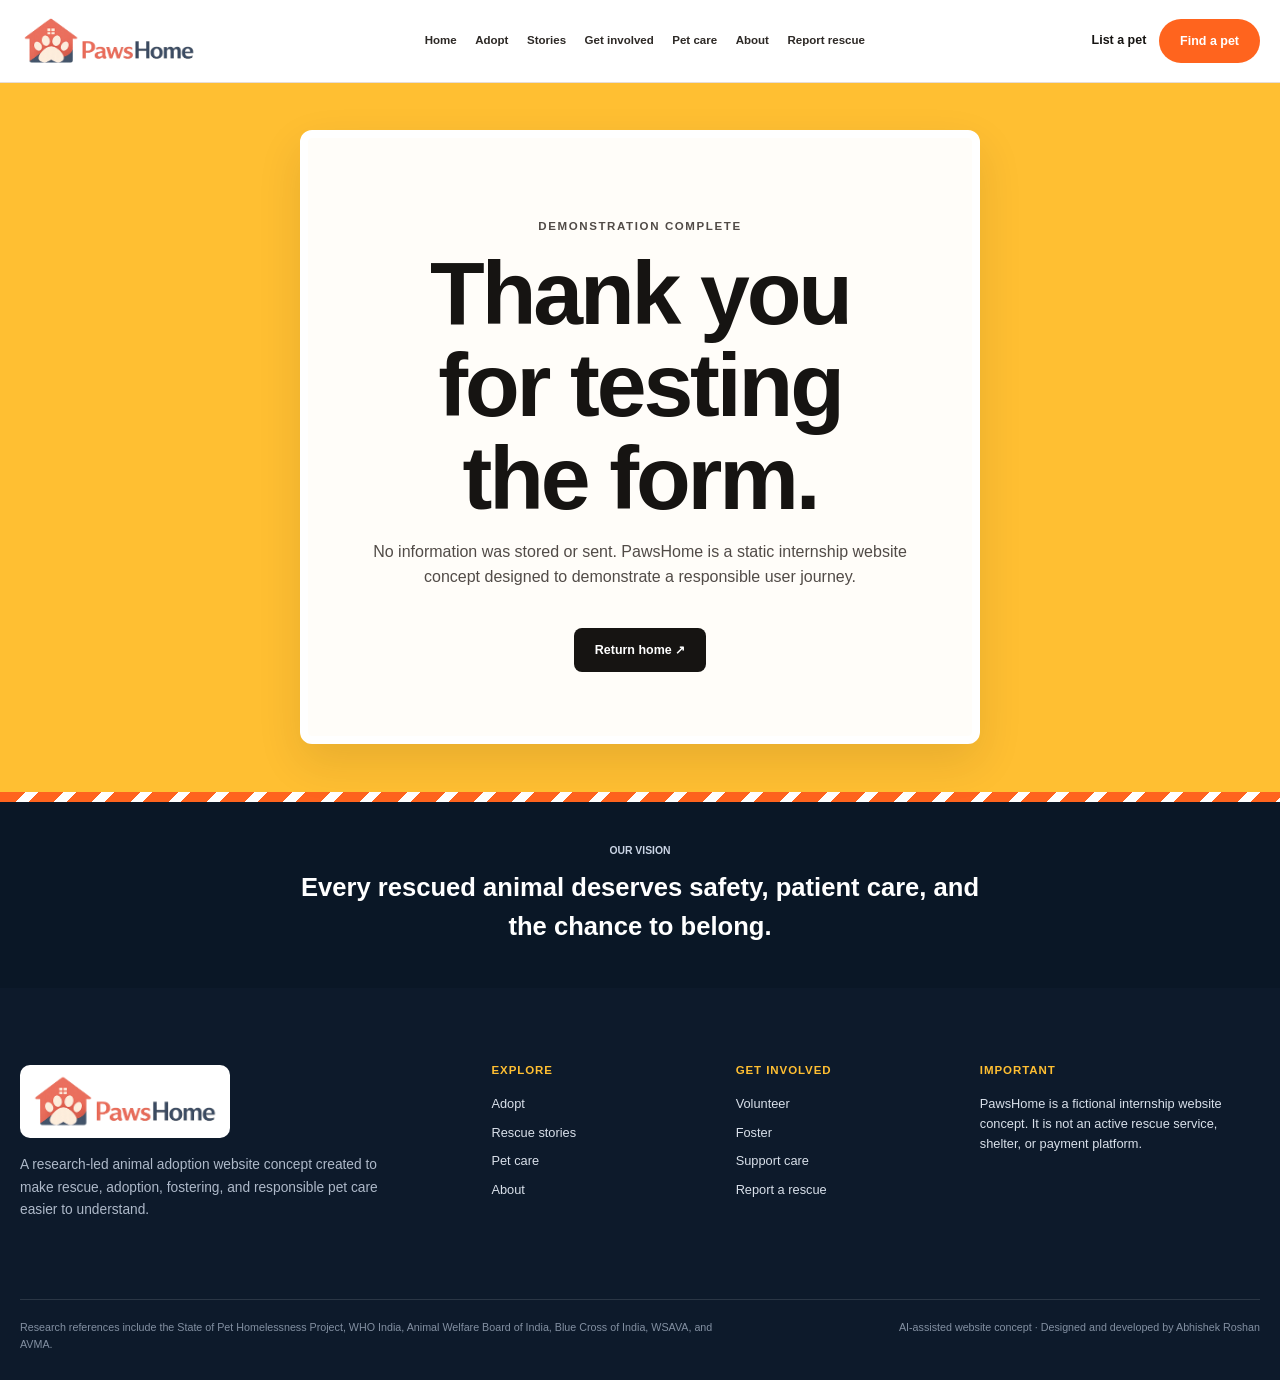
<file: thank-you.html>
<!doctype html>
<html lang="en">
<head>
  <meta charset="utf-8">
  <meta name="viewport" content="width=device-width, initial-scale=1">
  <meta name="description" content="PawsHome demonstration form confirmation.">
  <meta name="theme-color" content="#ff641e">
  <meta property="og:title" content="Thank you | PawsHome">
  <meta property="og:description" content="PawsHome demonstration form confirmation.">
  <meta property="og:type" content="website">
  <meta property="og:image" content="assets/images/hero-adoption.webp">
  <title>Thank you | PawsHome</title>
  <link rel="icon" href="assets/pawshome-icon.png" type="image/png">
  <link rel="stylesheet" href="styles.css">
</head>
<body>

  <a class="skip-link" href="#main-content">Skip to main content</a>
  <header class="site-header">
    <div class="container utility-row">
      <a class="brand" href="index.html" aria-label="PawsHome home"><img src="assets/pawshome-logo.png" alt="PawsHome"></a>
      <nav class="site-nav" aria-label="Primary navigation"><a href="index.html">Home</a><a href="adopt.html">Adopt</a><a href="stories.html">Stories</a><a href="get-involved.html">Get involved</a><a href="pet-care.html">Pet care</a><a href="about.html">About</a><a href="contact.html#rescue-form">Report rescue</a></nav>
      <div class="header-actions"><a class="text-action" href="contact.html#adoption-form">List a pet</a><a class="button button--orange header-cta" href="adopt.html">Find a pet</a></div>
    </div>
  </header>
<main id="main-content">

<section class="thank-you"><div class="thank-you-card"><p class="kicker">Demonstration complete</p><h1>Thank you for testing the form.</h1><p>No information was stored or sent. PawsHome is a static internship website concept designed to demonstrate a responsible user journey.</p><a class="button button--dark" href="index.html">Return home ↗</a></div></section>

</main>

  <footer class="site-footer">
    <div class="footer-stripe" aria-hidden="true"></div>
    <div class="footer-vision"><div class="container"><span>Our vision</span><strong>Every rescued animal deserves safety, patient care, and the chance to belong.</strong></div></div>
    <div class="container footer-grid">
      <div class="footer-brand"><img src="assets/pawshome-logo.png" alt="PawsHome"><p>A research-led animal adoption website concept created to make rescue, adoption, fostering, and responsible pet care easier to understand.</p></div>
      <div class="footer-col"><h2>Explore</h2><a href="adopt.html">Adopt</a><a href="stories.html">Rescue stories</a><a href="pet-care.html">Pet care</a><a href="about.html">About</a></div>
      <div class="footer-col"><h2>Get involved</h2><a href="get-involved.html#volunteer">Volunteer</a><a href="get-involved.html#foster">Foster</a><a href="get-involved.html#donate">Support care</a><a href="contact.html#rescue-form">Report a rescue</a></div>
      <div class="footer-col"><h2>Important</h2><p>PawsHome is a fictional internship website concept. It is not an active rescue service, shelter, or payment platform.</p></div>
    </div>
    <div class="container footer-bottom"><p>Research references include the State of Pet Homelessness Project, WHO India, Animal Welfare Board of India, Blue Cross of India, WSAVA, and AVMA.</p><p>AI-assisted website concept · Designed and developed by Abhishek Roshan</p></div>
  </footer>
</body>
</html>
</file>
<file: styles.css>
:root {
  --navy: #0d1a2b;
  --blue: #24469f;
  --orange: #ff641e;
  --orange-dark: #df4810;
  --orange-soft: #fff0e8;
  --yellow: #ffbf32;
  --yellow-soft: #fff5cf;
  --peach: #fff4ef;
  --mint: #ecfbf2;
  --paper: #fffdf9;
  --white: #ffffff;
  --ink: #161412;
  --ink-soft: #514b47;
  --muted: #77716d;
  --line: #e7ddd6;
  --shadow: 0 18px 45px rgba(39, 26, 18, .11);
  --display: "Trebuchet MS", Arial, sans-serif;
  --body: Arial, Helvetica, sans-serif;
  --container: 1160px;
  --narrow: 930px;
}

*, *::before, *::after { box-sizing: border-box; }
html { scroll-behavior: smooth; scroll-padding-top: 130px; }
body { margin: 0; color: var(--ink); background: var(--paper); font-family: var(--body); font-size: 16px; line-height: 1.55; text-rendering: optimizeLegibility; }
img { display: block; max-width: 100%; }
a { color: inherit; }
button, input, select, textarea { font: inherit; }
button, a { -webkit-tap-highlight-color: transparent; }
:focus-visible { outline: 3px solid var(--blue); outline-offset: 3px; }

.skip-link { position: fixed; top: 10px; left: 10px; z-index: 1000; padding: .75rem 1rem; color: var(--white); background: var(--navy); transform: translateY(-150%); }
.skip-link:focus { transform: translateY(0); }
.sr-only { position: absolute !important; width: 1px; height: 1px; padding: 0; margin: -1px; overflow: hidden; clip: rect(0, 0, 0, 0); white-space: nowrap; border: 0; }
.container { width: min(calc(100% - 44px), var(--container)); margin-inline: auto; }
.narrow-container { width: min(calc(100% - 44px), var(--narrow)); margin-inline: auto; }
.section { padding-block: clamp(4.8rem, 8vw, 7.5rem); }
.section--paper { background: var(--peach); }
.section--dark { color: var(--white); background: var(--navy); }
.lede { color: var(--ink-soft); font-size: clamp(1rem, 1.25vw, 1.13rem); }
.kicker, .eyebrow-light { margin: 0 0 .7rem; color: var(--orange-dark); font-size: .72rem; font-weight: 900; letter-spacing: .14em; text-transform: uppercase; }
.section--dark .kicker { color: var(--yellow); }
h1, h2, h3, p { margin-top: 0; }
h1, h2, h3 { margin-bottom: 0; font-family: var(--display); letter-spacing: -.035em; line-height: 1.03; }
h1 { font-size: clamp(3.6rem, 7vw, 7rem); }
h2 { font-size: clamp(2.4rem, 4.5vw, 4.5rem); }
h3 { font-size: 1.5rem; }

.announcement { color: var(--white); background: var(--blue); }
.announcement-inner { min-height: 28px; display: flex; align-items: center; justify-content: center; gap: 1rem; font-size: .66rem; }
.announcement-inner a { font-weight: 800; text-decoration: underline; text-underline-offset: 2px; }
.site-header { position: sticky; top: 0; z-index: 100; background: rgba(255,255,255,.98); box-shadow: 0 1px 0 var(--line); }
.utility-row { min-height: 72px; display: grid; grid-template-columns: 180px minmax(280px, 560px) auto; align-items: center; gap: 2rem; }
.brand { display: inline-flex; align-items: center; text-decoration: none; }
.brand img { width: 170px; height: auto; }
.header-search { display: flex; min-height: 42px; overflow: hidden; border: 1px solid var(--line); border-radius: 999px; background: #fbfaf8; }
.header-search input { width: 100%; padding: .7rem 1rem; border: 0; outline: 0; background: transparent; font-size: .82rem; }
.header-search button { width: 48px; border: 0; color: var(--ink); background: transparent; cursor: pointer; font-size: 1.1rem; }
.header-actions { display: flex; align-items: center; justify-content: flex-end; gap: .8rem; }
.text-action { font-size: .78rem; font-weight: 900; text-decoration: none; }
.nav-shell { border-top: 1px solid #f1ebe6; }
.site-nav { min-height: 40px; display: flex; align-items: center; justify-content: center; gap: clamp(1.2rem, 3vw, 2.7rem); overflow-x: auto; scrollbar-width: none; }
.site-nav::-webkit-scrollbar { display: none; }
.site-nav a { position: relative; flex-shrink: 0; color: #2d2926; font-size: .74rem; font-weight: 800; text-decoration: none; }
.site-nav a[aria-current="page"] { color: var(--orange-dark); }
.site-nav a[aria-current="page"]::after { position: absolute; right: 0; bottom: -11px; left: 0; height: 3px; background: var(--orange); content: ""; }

.button { display: inline-flex; min-height: 44px; align-items: center; justify-content: center; gap: .45rem; padding: .78rem 1.25rem; border: 1px solid transparent; border-radius: 8px; font-size: .78rem; font-weight: 900; line-height: 1; text-decoration: none; cursor: pointer; }
.button--orange { color: var(--white); background: var(--orange); border-radius: 999px; }
.button--ink, .button--dark { color: var(--white); background: var(--ink); }
.button--primary { color: var(--ink); background: var(--yellow); }
.button--outline { border-color: var(--ink); background: transparent; }
.button--light { color: var(--ink); background: var(--white); }
.button--ghost-light { color: var(--white); border-color: rgba(255,255,255,.7); background: transparent; }
.button--white-outline { color: var(--white); border-color: rgba(255,255,255,.8); background: transparent; }
.button--hero-outline { border-color: var(--ink); background: transparent; }
.hero-actions { display: flex; flex-wrap: wrap; gap: .75rem; margin-top: 1.5rem; }

/* Homepage hero inspired by the supplied reference: vivid campaign band + static polaroids */
.home-hero { position: relative; overflow: hidden; color: var(--white); background: var(--orange); }
.hero-pattern { position: absolute; inset: 0; opacity: .15; background-image: radial-gradient(circle at center, rgba(255,255,255,.85) 0 2px, transparent 2.5px), radial-gradient(circle at center, rgba(255,255,255,.75) 0 1px, transparent 1.5px); background-size: 48px 48px, 28px 28px; background-position: 0 0, 12px 15px; }
.home-hero::before { position: absolute; right: -65px; bottom: -120px; width: 260px; height: 260px; border: 38px solid rgba(255,255,255,.18); border-radius: 50%; content: ""; }
.home-hero::after { position: absolute; left: 22%; bottom: -72px; width: 120px; height: 120px; border-radius: 55% 55% 0 0; background: rgba(255,241,223,.88); content: ""; }
.home-hero-grid { position: relative; z-index: 1; min-height: 415px; display: grid; grid-template-columns: .85fr 1.15fr; align-items: center; gap: 2.2rem; padding-block: 3.4rem; }
.home-hero-copy { max-width: 510px; }
.eyebrow-light { color: #ffe8db; }
.home-hero h1 { font-size: clamp(3.4rem, 6vw, 5.9rem); text-transform: uppercase; }
.home-hero h1 span { color: var(--yellow); }
.home-hero-copy > p:not(.eyebrow-light) { max-width: 500px; margin: 1.1rem 0 0; color: #fff5ed; font-size: 1.05rem; }
.polaroid-collage { position: relative; min-height: 350px; }
.polaroid { position: absolute; width: 31%; margin: 0; padding: 8px 8px 14px; color: var(--orange-dark); background: var(--white); box-shadow: 0 17px 34px rgba(74,31,11,.22); }
.polaroid img { width: 100%; aspect-ratio: 4 / 4.2; object-fit: cover; }
.polaroid figcaption { padding-top: .65rem; font-size: .72rem; font-weight: 900; text-align: center; }
.polaroid--one { top: 20px; left: 4%; transform: rotate(-2deg); }
.polaroid--two { top: 0; left: 35%; transform: rotate(5deg); z-index: 2; }
.polaroid--three { top: 24px; right: 2%; transform: rotate(1deg); }
.scribble-heart { position: absolute; z-index: 3; color: rgba(255,255,255,.9); font-family: Georgia, serif; font-size: 5rem; line-height: 1; }
.scribble-heart--one { left: -15px; bottom: 0; transform: rotate(-18deg); }
.scribble-heart--two { top: -16px; right: -10px; transform: rotate(10deg); }

.adoption-summary { position: relative; padding-block: 3.5rem 4.7rem; background: var(--peach); }
.adoption-summary::after { position: absolute; right: 0; bottom: -12px; left: 0; height: 24px; background: radial-gradient(circle at 12px 0, transparent 12px, var(--paper) 13px) 0 0 / 24px 24px repeat-x; content: ""; }
.summary-heading { display: grid; grid-template-columns: auto 1fr auto; align-items: center; gap: .9rem 1.5rem; max-width: 780px; margin-inline: auto; text-align: center; }
.summary-heading strong { font-family: var(--display); font-size: 1.8rem; }
.summary-heading span { color: var(--ink-soft); font-size: .9rem; text-align: left; }
.summary-heading a { color: var(--orange-dark); font-size: .72rem; font-weight: 900; text-decoration: none; }
.summary-steps { display: grid; grid-template-columns: repeat(3, 1fr); gap: .7rem; max-width: 850px; margin: 1.8rem auto 0; }
.summary-steps article { display: grid; grid-template-columns: 42px 1fr; gap: .8rem; min-height: 112px; padding: 1rem; border: 1px solid #ffc2a5; border-radius: 8px; background: rgba(255,255,255,.8); }
.mini-icon { display: grid; width: 38px; height: 38px; place-items: center; border-radius: 50%; color: var(--orange); border: 1px solid var(--orange); }
.summary-steps strong { display: block; font-size: .82rem; }
.summary-steps p { margin: .35rem 0 0; color: var(--ink-soft); font-size: .72rem; line-height: 1.45; }

.home-pets { background: var(--paper); }
.home-pets-head { display: flex; align-items: flex-end; justify-content: space-between; gap: 2rem; margin-bottom: 1.4rem; }
.home-pets-head h2 { font-size: clamp(1.85rem, 3vw, 2.65rem); letter-spacing: -.045em; }
.home-pets-head p { margin: .45rem 0 0; color: var(--ink-soft); font-size: .92rem; }
.home-pets-head > a { flex-shrink: 0; padding-bottom: .2rem; color: var(--orange-dark); font-size: .9rem; font-weight: 900; text-decoration-thickness: 1px; text-underline-offset: .22em; }
.home-pet-grid { display: grid; grid-template-columns: repeat(4, minmax(0, 1fr)); gap: 1rem; }
.home-pet-card { min-width: 0; overflow: hidden; border: 1px solid var(--line); border-radius: 12px; background: var(--white); }
.home-pet-card > a { display: block; color: inherit; text-decoration: none; }
.home-pet-photo { position: relative; display: block; overflow: hidden; aspect-ratio: 1 / 1.02; background: #eee; }
.home-pet-photo img { width: 100%; height: 100%; object-fit: cover; }
.home-pet-gender { position: absolute; top: .7rem; left: .7rem; padding: .32rem .65rem; border-radius: 7px; color: var(--ink); background: rgba(255,255,255,.96); font-size: .72rem; line-height: 1; box-shadow: 0 4px 14px rgba(25,18,13,.08); }
.home-pet-info { display: block; padding: 1rem 1rem 1.15rem; }
.home-pet-info strong { display: block; font-family: var(--display); font-size: 1.06rem; letter-spacing: -.02em; }
.home-pet-info small { display: block; margin-top: .42rem; color: #66728b; font-size: .73rem; }
.pet-card { min-width: 0; overflow: hidden; border: 1px solid var(--line); border-radius: 8px; background: var(--white); }
.pet-image { position: relative; display: block; overflow: hidden; aspect-ratio: 1 / .82; background: #eee; text-decoration: none; }
.pet-image img { width: 100%; height: 100%; object-fit: cover; }
.pet-heart { position: absolute; top: 10px; right: 10px; display: grid; width: 32px; height: 32px; place-items: center; border-radius: 50%; color: var(--white); background: var(--orange); box-shadow: 0 5px 14px rgba(0,0,0,.12); }
.pet-card-body { padding: .85rem .9rem 1rem; }
.pet-topline { display: flex; align-items: center; justify-content: space-between; gap: .5rem; }
.pet-topline h3 { font-size: 1.2rem; text-transform: uppercase; }
.status { flex-shrink: 0; padding: .26rem .4rem; border-radius: 4px; color: var(--ink-soft); background: #f5f1ed; font-size: .5rem; font-weight: 900; letter-spacing: .04em; text-transform: uppercase; }
.pet-meta { margin: .35rem 0 0; color: var(--muted); font-size: .67rem; }
.pet-superpower { margin: .7rem 0 0; color: var(--ink-soft); font-size: .74rem; line-height: 1.4; }
.pet-superpower strong { display: block; color: var(--orange-dark); font-size: .56rem; letter-spacing: .06em; text-transform: uppercase; }
.tags { display: flex; flex-wrap: wrap; gap: .3rem; margin-top: .7rem; }
.tag { padding: .22rem .38rem; border: 1px solid var(--line); border-radius: 999px; color: var(--ink-soft); font-size: .58rem; }
.card-link { display: inline-flex; margin-top: .75rem; color: var(--ink); font-size: .66rem; font-weight: 900; text-decoration: none; }
.pet-toolbar { display: flex; flex-wrap: wrap; gap: .5rem; margin-top: 2rem; }
.filter-chip { padding: .55rem .8rem; border: 1px solid var(--ink); border-radius: 999px; font-size: .7rem; font-weight: 900; }
.filter-chip.is-active { color: var(--white); background: var(--ink); }
.pet-grid { display: grid; grid-template-columns: repeat(3, 1fr); gap: 1rem; margin-top: 2rem; }
.pet-grid .pet-card-body { padding: 1.2rem; }
.pet-grid .pet-topline h3 { font-size: 1.7rem; }
.pet-grid .pet-meta { font-size: .78rem; }
.pet-grid .pet-superpower { font-size: .86rem; }
.pet-grid .tag { font-size: .66rem; }
.pet-grid .card-link { font-size: .76rem; }
.center-action { display: flex; justify-content: center; margin-top: 2rem; }
.demo-note { margin: 1.1rem 0 0; color: var(--muted); font-size: .72rem; }
.center-note { text-align: center; }

.action-section { padding-top: 3.5rem; background: var(--white); }
.center-head { max-width: 760px; margin-inline: auto; text-align: center; }
.center-head h2 { font-size: clamp(2rem, 3.8vw, 3.6rem); }
.center-head .lede { margin-top: 1rem; }
.action-icon-grid { display: grid; grid-template-columns: repeat(4, 1fr); gap: 1rem; margin-top: 3rem; }
.action-icon-grid a { min-height: 160px; display: flex; align-items: center; flex-direction: column; justify-content: center; gap: .5rem; padding: 1rem; color: var(--ink); text-align: center; text-decoration: none; }
.action-icon-grid a > span { display: grid; width: 66px; height: 66px; place-items: center; border-radius: 50%; color: var(--orange); background: var(--orange-soft); }
.action-icon-grid strong { font-size: .9rem; }
.action-icon-grid small { color: var(--muted); font-size: .68rem; }
.quote-strip { padding-block: 2.6rem; }
.quote-strip--mint { background: var(--mint); }
.quote-strip--peach { background: var(--peach); }
.quote-strip blockquote { max-width: 760px; margin: 0 auto; color: #154b55; font-family: var(--display); font-size: clamp(1.3rem, 2.6vw, 2rem); font-weight: 900; letter-spacing: .04em; line-height: 1.25; text-align: center; text-transform: uppercase; }
.quote-strip--peach blockquote { color: #a64013; }

.adopted-section { position: relative; padding-top: 4.8rem; background: linear-gradient(180deg, #fff7f1 0, var(--paper) 48%); }
.adopted-badge { display: grid; width: 76px; height: 76px; place-items: center; margin: -7.2rem auto 1.4rem; border-radius: 50%; color: var(--white); background: var(--orange); font-family: var(--display); font-size: .85rem; font-weight: 900; box-shadow: 0 8px 0 rgba(210,66,9,.2); }
.success-grid { display: grid; grid-template-columns: repeat(4, 1fr); gap: .9rem; margin-top: 2rem; }
.success-grid article { overflow: hidden; border: 1px solid var(--line); border-radius: 7px; background: var(--white); }
.success-grid img { width: 100%; aspect-ratio: 1 / .9; object-fit: cover; }
.success-grid article > span, .success-grid h3, .success-grid p { display: block; margin-right: .8rem; margin-left: .8rem; }
.success-grid article > span { margin-top: .7rem; color: var(--orange-dark); font-size: .58rem; font-weight: 900; text-transform: uppercase; }
.success-grid h3 { margin-top: .25rem; font-size: 1rem; }
.success-grid p { margin-top: .2rem; margin-bottom: .8rem; color: var(--muted); font-size: .64rem; }

.care-preview { background: var(--white); }
.care-preview-grid { display: grid; grid-template-columns: .85fr 1.15fr; align-items: center; gap: 4rem; }
.care-preview h2 { font-size: clamp(2.2rem, 4vw, 3.7rem); }
.care-preview .lede { margin-top: 1rem; }
.care-preview .button { margin-top: 1.4rem; }
.article-list { border-top: 1px solid var(--line); }
.article-list a { display: grid; grid-template-columns: 110px 1fr; align-items: center; gap: 1rem; padding: .8rem 0; border-bottom: 1px solid var(--line); text-decoration: none; }
.article-list img { width: 110px; height: 74px; object-fit: cover; }
.article-list strong { display: block; font-size: .86rem; }
.article-list small { display: block; margin-top: .3rem; color: var(--blue); font-size: .65rem; font-weight: 800; }
.brand-story { padding-block: 4.5rem 5.5rem; border-top: 3px solid #5ec69a; background: linear-gradient(180deg, #edfff8, var(--white)); }
.brand-story-card { max-width: 720px; margin: 2rem auto 0; padding: 2.4rem; border-radius: 8px; background: rgba(255,255,255,.9); box-shadow: var(--shadow); }
.brand-story-card p { margin: 0; color: var(--ink-soft); font-size: 1.04rem; line-height: 1.8; }
.brand-story-card a { display: inline-flex; margin-top: 1rem; color: #148558; font-size: .78rem; font-weight: 900; text-decoration: none; }

/* Inner page system */
.page-hero { padding-block: clamp(4.5rem, 8vw, 7rem); background: var(--orange); color: var(--white); }
.page-hero-inner { display: grid; grid-template-columns: 1fr .7fr; align-items: end; gap: 4rem; }
.page-hero h1 { max-width: 780px; font-size: clamp(3rem, 6vw, 5.8rem); text-transform: uppercase; }
.page-hero .kicker { color: var(--yellow-soft); }
.page-hero .lede { color: #fff3e9; }
.section-head { display: grid; grid-template-columns: 1fr .75fr; align-items: end; gap: 4rem; }
.section-head .lede { max-width: 520px; }
.filters-panel { display: grid; grid-template-columns: 1.4fr repeat(4, 1fr); gap: .7rem; padding: 1rem; border: 1px solid var(--line); border-radius: 10px; background: var(--white); box-shadow: 0 10px 24px rgba(66,38,20,.07); }
.field label { display: block; margin-bottom: .35rem; color: var(--ink-soft); font-size: .66rem; font-weight: 900; letter-spacing: .06em; text-transform: uppercase; }
.field input, .field select, .field textarea { width: 100%; min-height: 46px; padding: .75rem .85rem; border: 1px solid var(--line); border-radius: 6px; color: var(--ink); background: #fffdfa; }
.field textarea { min-height: 140px; resize: vertical; }
.steps, .journey-grid { display: grid; grid-template-columns: repeat(3, 1fr); margin-top: 3rem; border: 1px solid var(--line); background: var(--white); }
.step, .journey-grid article { min-height: 250px; padding: 2rem; }
.step + .step, .journey-grid article + article { border-left: 1px solid var(--line); }
.step-number, .journey-grid span { display: grid; width: 42px; height: 42px; place-items: center; border-radius: 50%; color: var(--white); background: var(--orange); font-size: .72rem; font-weight: 900; }
.step h3, .journey-grid h3 { margin-top: 2rem; }
.step p, .journey-grid p { margin-top: .75rem; color: var(--ink-soft); }
.split-story { display: grid; grid-template-columns: 1.05fr .95fr; gap: 4rem; align-items: stretch; }
.story-photo { min-height: 520px; overflow: hidden; border: 8px solid var(--white); border-radius: 10px; box-shadow: var(--shadow); }
.story-photo img { width: 100%; height: 100%; object-fit: cover; }
.story-copy { display: flex; flex-direction: column; justify-content: center; }
.story-copy .lede { margin-top: 1.1rem; }
.story-list { margin: 1.6rem 0 0; padding: 0; list-style: none; border-top: 1px solid var(--line); }
.story-list li { display: grid; grid-template-columns: 42px 1fr; gap: 1rem; padding: 1rem 0; border-bottom: 1px solid var(--line); }
.story-list strong { color: var(--orange); font-size: .72rem; }
.story-list span { color: var(--ink-soft); }
.profile-hero { padding-block: clamp(4rem, 8vw, 7rem); background: var(--yellow); }
.profile-grid { display: grid; grid-template-columns: 1.05fr .95fr; align-items: center; gap: 4rem; }
.profile-photo { overflow: hidden; height: 570px; border: 8px solid var(--white); border-radius: 10px; box-shadow: var(--shadow); }
.profile-photo img { width: 100%; height: 100%; object-fit: cover; }
.profile-copy h1 { font-size: clamp(4rem, 7vw, 6.5rem); text-transform: uppercase; }
.profile-meta-grid { display: grid; grid-template-columns: repeat(2, 1fr); margin-top: 1.6rem; border: 1px solid rgba(37,29,24,.25); background: rgba(255,255,255,.45); }
.profile-meta-grid div { padding: .9rem; border-bottom: 1px solid rgba(37,29,24,.2); }
.profile-meta-grid div:nth-child(even) { border-left: 1px solid rgba(37,29,24,.2); }
.profile-meta-grid span { display: block; color: #76501e; font-size: .6rem; font-weight: 900; letter-spacing: .07em; text-transform: uppercase; }
.profile-meta-grid strong { display: block; margin-top: .25rem; font-size: .88rem; }
.profile-content { display: grid; grid-template-columns: 1.1fr .7fr; gap: 4rem; }
.prose h2 { font-size: 2.8rem; }
.prose h3 { margin-top: 2rem; }
.prose p, .prose ul { margin-top: .8rem; color: var(--ink-soft); }
.side-card { padding: 1.4rem; border: 1px solid var(--line); border-radius: 8px; background: var(--white); }
.side-card + .side-card { margin-top: 1rem; }
.side-card p { margin-top: .6rem; color: var(--ink-soft); }
.story-grid { display: grid; grid-template-columns: repeat(2, 1fr); gap: 1rem; }
.story-card { display: grid; grid-template-columns: .9fr 1.1fr; overflow: hidden; border: 1px solid var(--line); background: var(--white); }
.story-card img { width: 100%; height: 100%; min-height: 300px; object-fit: cover; }
.story-card div { padding: 1.4rem; border-left: 6px solid var(--orange); }
.story-card span { color: var(--orange-dark); font-size: .64rem; font-weight: 900; text-transform: uppercase; }
.story-card h3 { margin-top: .6rem; }
.story-card p { margin-top: .7rem; color: var(--ink-soft); }
.impact-head, .context-title { display: grid; grid-template-columns: 1fr .7fr; align-items: end; gap: 3rem; }
.impact-head .lede, .context-title .lede { color: #d8d5d2; }
.impact-note { margin-top: 2rem; color: #c7c1bd; font-size: .8rem; }
.impact-note a { color: var(--yellow); }
.role-grid { display: grid; grid-template-columns: repeat(3, 1fr); gap: 1rem; margin-top: 2.5rem; }
.role-card { min-height: 230px; padding: 1.4rem; border: 1px solid var(--line); border-top: 6px solid var(--orange); background: var(--white); }
.role-card:nth-child(3n+2) { border-top-color: var(--yellow); }
.role-card:nth-child(3n) { border-top-color: var(--blue); }
.role-label { color: var(--orange-dark); font-size: .64rem; font-weight: 900; text-transform: uppercase; }
.role-card h3 { margin-top: 1.6rem; }
.role-card p { margin-top: .7rem; color: var(--ink-soft); }
.support-grid { display: grid; grid-template-columns: 1fr 1fr; gap: 1rem; margin-top: 2.5rem; }
.support-card { min-height: 380px; padding: clamp(2rem, 4vw, 3rem); border-radius: 10px; }
.support-card--volunteer { color: var(--white); background: var(--orange); }
.support-card--donate { background: var(--yellow); }
.support-card h3 { font-size: clamp(2.2rem, 4vw, 3.8rem); }
.support-card p { margin-top: 1rem; }
.support-card--volunteer p { color: #fff2e9; }
.support-list { display: grid; grid-template-columns: repeat(2, 1fr); gap: .55rem 1rem; margin: 1.2rem 0 0; padding: 0; list-style: none; }
.support-actions { display: flex; flex-wrap: wrap; gap: .7rem; margin-top: 1.5rem; }
.amount-list { margin: 1.2rem 0 0; padding: 0; list-style: none; border-top: 1px solid rgba(37,29,24,.24); }
.amount-list li { display: flex; justify-content: space-between; gap: 1rem; padding: .7rem 0; border-bottom: 1px solid rgba(37,29,24,.24); }
.guide-grid { display: grid; grid-template-columns: repeat(2, 1fr); gap: 1rem; margin-top: 2.5rem; }
.guide-card { padding: 1.5rem; border: 1px solid var(--line); border-top: 6px solid var(--orange); background: var(--white); }
.guide-card:nth-child(4n+2) { border-top-color: var(--yellow); }
.guide-card:nth-child(4n+3) { border-top-color: var(--blue); }
.guide-card:nth-child(4n) { border-top-color: #5ec69a; }
.guide-card p { margin-top: .7rem; color: var(--ink-soft); }
.guide-source { color: var(--muted) !important; font-size: .72rem; }
.source-list { margin: 2.5rem 0 0; padding: 0; list-style: none; border-top: 1px solid var(--line); }
.source-list li { display: grid; grid-template-columns: 44px 1fr auto; align-items: center; gap: 1rem; padding: 1rem 0; border-bottom: 1px solid var(--line); }
.source-list strong { color: var(--orange); font-size: .72rem; }
.source-list span { color: var(--ink-soft); }
.source-list a { font-size: .74rem; font-weight: 900; text-decoration: none; }
.contact-grid { display: grid; grid-template-columns: .65fr 1.35fr; align-items: start; gap: 4rem; }
.contact-aside { position: sticky; top: 140px; padding: 1.8rem; border-radius: 10px; background: var(--yellow); }
.contact-aside h2 { font-size: clamp(2.4rem, 4.5vw, 3.4375rem); }
.contact-aside p { margin-top: .8rem; color: #69461d; }
.emergency-note { margin-top: 1.2rem; padding: .9rem; border-left: 5px solid var(--orange); background: rgba(255,255,255,.55); font-size: .8rem; }
.form-card { padding: clamp(1.4rem, 4vw, 2.4rem); border: 1px solid var(--line); background: var(--white); }
.form-card + .form-card { margin-top: 1rem; }
.form-card h3 { margin-bottom: 1.4rem; font-size: 2rem; }
.form-grid { display: grid; grid-template-columns: repeat(2, 1fr); gap: .9rem; }
.field--full { grid-column: 1 / -1; }
.form-note { margin-top: .8rem; color: var(--muted); font-size: .72rem; }
.thank-you { min-height: 72vh; display: grid; place-items: center; padding: 3rem 1.5rem; background: var(--yellow); }
.thank-you-card { width: min(680px, 100%); padding: clamp(2rem, 6vw, 4rem); border: 8px solid var(--white); border-radius: 12px; background: var(--paper); box-shadow: var(--shadow); text-align: center; }
.thank-you-card p { margin-top: 1rem; color: var(--ink-soft); }
.thank-you-card .button { margin-top: 1.4rem; }

.site-footer { color: var(--white); background: var(--navy); }
.footer-stripe { height: 10px; background: repeating-linear-gradient(135deg, var(--orange) 0 18px, var(--white) 18px 27px); }
.footer-vision { padding-block: 2.3rem; text-align: center; background: #0a1726; }
.footer-vision span { display: block; color: #cbd5e5; font-size: .65rem; font-weight: 900; text-transform: uppercase; }
.footer-vision strong { display: block; max-width: 700px; margin: .5rem auto 0; font-family: var(--display); font-size: 1.35rem; }
.footer-grid { display: grid; grid-template-columns: 1.4fr repeat(3, .65fr); gap: 3rem; padding-block: 3.8rem; }
.footer-brand img { width: 175px; filter: brightness(0) invert(1); }
.footer-brand p { max-width: 380px; margin: 1rem 0 0; color: #aeb9c9; font-size: .8rem; }
.footer-col { display: flex; align-items: flex-start; flex-direction: column; gap: .55rem; }
.footer-col h2 { margin-bottom: .5rem; color: var(--yellow); font-size: .72rem; letter-spacing: .08em; text-transform: uppercase; }
.footer-col a, .footer-col p { color: #d9e0ea; font-size: .76rem; text-decoration: none; }
.footer-col p { margin: 0; }
.footer-bottom { display: flex; align-items: flex-start; justify-content: space-between; gap: 2rem; padding-block: 1rem 1.4rem; border-top: 1px solid rgba(255,255,255,.12); }
.footer-bottom p { max-width: 700px; margin: 0; color: #8390a2; font-size: .62rem; }

@media (max-width: 1050px) {
  .utility-row { grid-template-columns: 160px 1fr auto; gap: 1rem; }
  .brand img { width: 150px; }
  .text-action { display: none; }
  .home-hero-grid { grid-template-columns: .9fr 1.1fr; }
  .home-hero h1 { font-size: clamp(3.2rem, 6.2vw, 5rem); }
  .home-pet-grid { grid-template-columns: repeat(4, minmax(0, 1fr)); }
  .filters-panel { grid-template-columns: repeat(3, 1fr); }
  .filters-panel .field:first-child { grid-column: span 2; }
  .role-grid { grid-template-columns: repeat(2, 1fr); }
  .footer-grid { grid-template-columns: 1.2fr repeat(3, .7fr); gap: 2rem; }
}

@media (max-width: 860px) {
  html { scroll-padding-top: 150px; }
  .container, .narrow-container { width: min(calc(100% - 32px), var(--container)); }
  .announcement-inner { justify-content: space-between; }
  .utility-row { min-height: auto; grid-template-columns: 1fr auto; padding-block: .75rem; }
  .header-search { grid-column: 1 / -1; grid-row: 2; }
  .brand img { width: 145px; }
  .site-nav { justify-content: flex-start; min-height: 44px; }
  .home-hero-grid { min-height: auto; grid-template-columns: 1fr; padding-block: 3.3rem 2.7rem; }
  .home-hero-copy { max-width: 650px; }
  .polaroid-collage { min-height: 330px; }
  .summary-heading { grid-template-columns: 1fr; gap: .35rem; }
  .summary-heading span { text-align: center; }
  .summary-steps { grid-template-columns: 1fr; }
  .home-pet-grid { grid-template-columns: repeat(2, minmax(0, 1fr)); }
  .action-icon-grid { grid-template-columns: repeat(2, 1fr); }
  .success-grid { grid-template-columns: repeat(2, 1fr); }
  .care-preview-grid { grid-template-columns: 1fr; gap: 2.5rem; }
  .page-hero-inner, .section-head, .split-story, .profile-grid, .profile-content, .impact-head, .context-title, .contact-grid { grid-template-columns: 1fr; gap: 2rem; }
  .page-hero-inner { align-items: start; }
  .page-hero .lede { max-width: 700px; }
  .profile-photo { height: 520px; }
  .story-photo { min-height: 440px; }
  .steps, .journey-grid { grid-template-columns: 1fr; }
  .step + .step, .journey-grid article + article { border-top: 1px solid var(--line); border-left: 0; }
  .pet-grid { grid-template-columns: repeat(2, 1fr); }
  .story-grid { grid-template-columns: 1fr; }
  .support-grid { grid-template-columns: 1fr; }
  .contact-aside { position: static; }
  .footer-grid { grid-template-columns: 1fr 1fr; }
  .footer-brand { grid-column: 1 / -1; }
}

@media (max-width: 580px) {
  body { font-size: 15px; }
  .container, .narrow-container { width: min(calc(100% - 24px), var(--container)); }
  .announcement-inner { min-height: 34px; gap: .6rem; font-size: .56rem; }
  .announcement-inner span { max-width: 62%; }
  .announcement-inner a { text-align: right; }
  .utility-row { grid-template-columns: 1fr auto; }
  .brand img { width: 128px; }
  .header-cta { min-height: 38px; padding: .66rem .85rem; font-size: .68rem; }
  .site-nav { gap: 1.25rem; }
  .home-hero-grid { padding-top: 2.7rem; }
  .home-hero h1 { font-size: clamp(2.75rem, 15vw, 4rem); }
  .home-hero-copy > p:not(.eyebrow-light) { font-size: .94rem; }
  .polaroid-collage { min-height: 260px; margin-top: 1rem; }
  .polaroid { width: 35%; padding: 5px 5px 9px; }
  .polaroid figcaption { padding-top: .4rem; font-size: .5rem; }
  .polaroid--one { left: 0; top: 18px; }
  .polaroid--two { left: 32%; }
  .polaroid--three { right: 0; top: 20px; }
  .scribble-heart { font-size: 3.4rem; }
  .home-hero::after { display: none; }
  .adoption-summary { padding-block: 2.8rem 4rem; }
  .summary-heading strong { font-size: 1.6rem; }
  .home-pets-head { align-items: flex-start; flex-direction: column; gap: .65rem; margin-bottom: 1.15rem; }
  .home-pets-head h2 { font-size: 1.75rem; }
  .home-pets-head p { font-size: .82rem; }
  .home-pets-head > a { font-size: .82rem; }
  .home-pet-grid { grid-template-columns: repeat(2, minmax(0, 1fr)); gap: .65rem; }
  .home-pet-card { border-radius: 9px; }
  .home-pet-gender { top: .5rem; left: .5rem; padding: .28rem .52rem; font-size: .62rem; }
  .home-pet-info { padding: .75rem .7rem .85rem; }
  .home-pet-info strong { font-size: .94rem; }
  .home-pet-info small { margin-top: .3rem; font-size: .62rem; line-height: 1.35; }
  .action-icon-grid { gap: .2rem; }
  .action-icon-grid a { min-height: 135px; }
  .action-icon-grid a > span { width: 54px; height: 54px; }
  .success-grid { gap: .6rem; }
  .quote-strip { padding-block: 2rem; }
  .quote-strip blockquote { font-size: 1.15rem; }
  .article-list a { grid-template-columns: 88px 1fr; }
  .article-list img { width: 88px; height: 66px; }
  .brand-story-card { padding: 1.5rem; }
  .filters-panel { grid-template-columns: 1fr; }
  .filters-panel .field:first-child { grid-column: auto; }
  .pet-grid { grid-template-columns: 1fr; }
  .profile-photo { height: 420px; }
  .profile-meta-grid { grid-template-columns: 1fr; }
  .profile-meta-grid div:nth-child(even) { border-left: 0; }
  .story-card { grid-template-columns: 1fr; }
  .story-card img { min-height: 240px; }
  .story-card div { border-top: 6px solid var(--orange); border-left: 0; }
  .role-grid, .guide-grid { grid-template-columns: 1fr; }
  .support-list { grid-template-columns: 1fr; }
  .source-list li { grid-template-columns: 30px 1fr; }
  .source-list a { grid-column: 2; }
  .form-grid { grid-template-columns: 1fr; }
  .field--full { grid-column: auto; }
  .footer-grid { grid-template-columns: 1fr; }
  .footer-brand { grid-column: auto; }
  .footer-col { padding-top: 1.3rem; border-top: 1px solid rgba(255,255,255,.12); }
  .footer-bottom { flex-direction: column; gap: .7rem; }
}

@media (prefers-reduced-motion: reduce) {
  html { scroll-behavior: auto; }
}

/* Attached PawsHome logo + hero adoption-search visibility fix */
.brand img {
  width: 196px;
  max-height: 58px;
  object-fit: contain;
}

.footer-brand img {
  width: 210px;
  height: auto;
  padding: .45rem .65rem;
  border-radius: 10px;
  background: var(--white);
  filter: none;
}

.home-hero {
  overflow: visible;
}

.hero-search-wrap {
  position: relative;
  z-index: 12;
  bottom: -53px;
  margin-top: -24px;
}

.adoption-search {
  display: grid;
  grid-template-columns: minmax(230px, 1.35fr) minmax(150px, .72fr) minmax(170px, .82fr) auto;
  align-items: stretch;
  gap: 0;
  min-height: 106px;
  padding: 16px;
  border: 1px solid rgba(31, 19, 12, .12);
  border-radius: 12px;
  background: var(--white);
  box-shadow: 0 20px 42px rgba(42, 25, 12, .18);
}

.adoption-search-intro,
.adoption-search-field {
  display: flex;
  min-width: 0;
  flex-direction: column;
  justify-content: center;
  padding: .4rem 1.1rem;
}

.adoption-search-intro {
  padding-left: .75rem;
}

.adoption-search-intro strong {
  color: var(--ink);
  font-family: var(--display);
  font-size: 1.15rem;
  letter-spacing: -.02em;
}

.adoption-search-intro span {
  margin-top: .25rem;
  color: var(--muted);
  font-size: .69rem;
  line-height: 1.35;
}

.adoption-search-field {
  border-left: 1px solid var(--line);
}

.adoption-search-field label {
  margin-bottom: .25rem;
  color: var(--muted);
  font-size: .58rem;
  font-weight: 900;
  letter-spacing: .12em;
  text-transform: uppercase;
}

.adoption-search-field select {
  width: 100%;
  padding: .25rem 1.5rem .25rem 0;
  border: 0;
  outline: 0;
  color: var(--ink);
  background: transparent;
  font-size: .83rem;
  font-weight: 800;
  cursor: pointer;
}

.adoption-search-submit {
  align-self: center;
  min-width: 142px;
  margin-left: .8rem;
  border-radius: 8px;
}

.adoption-summary {
  padding-top: 7rem;
}

@media (max-width: 1050px) {
  .brand img { width: 176px; }
  .adoption-search {
    grid-template-columns: minmax(210px, 1.2fr) minmax(135px, .7fr) minmax(150px, .8fr) auto;
  }
  .adoption-search-intro,
  .adoption-search-field { padding-inline: .85rem; }
}

@media (max-width: 860px) {
  .brand img { width: 168px; }
  .hero-search-wrap {
    bottom: -44px;
    margin-top: -8px;
  }
  .adoption-search {
    grid-template-columns: 1fr 1fr auto;
    min-height: auto;
  }
  .adoption-search-intro {
    grid-column: 1 / -1;
    padding: .35rem .65rem .85rem;
    border-bottom: 1px solid var(--line);
  }
  .adoption-search-field {
    margin-top: .8rem;
  }
  .adoption-search-field:first-of-type {
    border-left: 0;
  }
  .adoption-search-submit {
    margin-top: .8rem;
  }
  .adoption-summary { padding-top: 6.7rem; }
}

@media (max-width: 580px) {
  .brand img { width: 148px; }
  .footer-brand img { width: 190px; }
  .hero-search-wrap {
    bottom: -28px;
    margin-top: .2rem;
  }
  .adoption-search {
    grid-template-columns: 1fr;
    gap: 0;
    padding: 14px;
    border-radius: 10px;
  }
  .adoption-search-intro {
    grid-column: auto;
    padding: .3rem .25rem .9rem;
  }
  .adoption-search-intro strong { font-size: 1.05rem; }
  .adoption-search-field {
    margin-top: 0;
    padding: .75rem .25rem;
    border-top: 1px solid var(--line);
    border-left: 0;
  }
  .adoption-search-submit {
    width: 100%;
    margin: .65rem 0 0;
  }
  .adoption-summary { padding-top: 5.8rem; }
}

/* Header simplification and larger editorial homepage hero */
.announcement,
.header-search {
  display: none !important;
}

.site-header {
  top: 0;
}

.utility-row {
  min-height: 82px;
  display: flex;
  align-items: center;
  justify-content: space-between;
  gap: 2rem;
}

.header-actions {
  margin-left: auto;
}

.home-hero {
  overflow: visible;
}

.home-hero-grid {
  min-height: 570px;
  grid-template-columns: minmax(430px, .92fr) minmax(0, 1.18fr);
  gap: clamp(2.5rem, 5vw, 5.5rem);
  padding-block: 4.6rem 5.5rem;
}

.home-hero-copy {
  max-width: 560px;
  align-self: center;
}

.home-hero h1 {
  max-width: none;
  font-size: clamp(4.35rem, 6.2vw, 6.45rem);
  line-height: .88;
  letter-spacing: -.065em;
  text-transform: uppercase;
  white-space: nowrap;
}

.home-hero h1 span {
  color: var(--yellow);
}

.hero-subheadline {
  margin: 1.35rem 0 0 !important;
  color: var(--white) !important;
  font-family: var(--display);
  font-size: clamp(1.55rem, 2.2vw, 2.15rem) !important;
  font-weight: 900;
  letter-spacing: -.035em;
  line-height: 1.05;
}

.home-hero-copy > .hero-description {
  max-width: 520px;
  margin-top: .9rem;
  color: #fff4eb;
  font-size: 1rem;
  line-height: 1.65;
}

.polaroid-collage {
  min-height: 470px;
  align-self: center;
}

.polaroid {
  padding: 9px 9px 14px;
  box-shadow: 0 22px 48px rgba(74,31,11,.25);
}

.polaroid img {
  aspect-ratio: 4 / 3.35;
}

.polaroid--one {
  top: 0;
  left: 10%;
  width: 76%;
  z-index: 1;
  transform: rotate(-1.2deg);
}

.polaroid--two {
  top: auto;
  bottom: 0;
  left: 0;
  width: 35%;
  z-index: 3;
  transform: rotate(-4deg);
}

.polaroid--three {
  top: auto;
  right: 0;
  bottom: 3px;
  width: 35%;
  z-index: 4;
  transform: rotate(3.5deg);
}

.polaroid--two img,
.polaroid--three img {
  aspect-ratio: 1 / .95;
}

.polaroid figcaption {
  font-size: .76rem;
}

.scribble-heart--one {
  left: -18px;
  bottom: 105px;
}

.scribble-heart--two {
  top: 5px;
  right: -12px;
}

@media (max-width: 1050px) {
  .utility-row {
    min-height: 76px;
  }

  .home-hero-grid {
    min-height: 520px;
    grid-template-columns: minmax(360px, .9fr) minmax(0, 1.1fr);
    gap: 2.4rem;
    padding-block: 4rem 5rem;
  }

  .home-hero h1 {
    font-size: clamp(3.7rem, 6.5vw, 5rem);
  }

  .polaroid-collage {
    min-height: 410px;
  }
}

@media (max-width: 860px) {
  html {
    scroll-padding-top: 124px;
  }

  .utility-row {
    min-height: 72px;
    display: flex;
    padding-block: .65rem;
  }

  .home-hero-grid {
    grid-template-columns: 1fr;
    gap: 2.4rem;
    padding-block: 3.5rem 4.8rem;
  }

  .home-hero-copy {
    max-width: 720px;
  }

  .home-hero h1 {
    font-size: clamp(4rem, 10.8vw, 6rem);
    white-space: normal;
  }

  .hero-subheadline {
    font-size: clamp(1.45rem, 4vw, 2rem) !important;
  }

  .polaroid-collage {
    width: min(700px, 100%);
    min-height: 500px;
    margin-inline: auto;
  }

  .polaroid--one {
    left: 12%;
    width: 76%;
  }

  .polaroid--two,
  .polaroid--three {
    width: 34%;
  }
}

@media (max-width: 580px) {
  .utility-row {
    min-height: 68px;
    gap: .75rem;
  }

  .header-actions {
    gap: .45rem;
  }

  .text-action {
    display: none;
  }

  .home-hero-grid {
    gap: 1.8rem;
    padding-block: 2.7rem 4rem;
  }

  .home-hero h1 {
    max-width: 350px;
    font-size: clamp(3.25rem, 15vw, 4.35rem);
    line-height: .9;
    white-space: normal;
  }

  .hero-subheadline {
    max-width: 330px;
    margin-top: 1rem !important;
    font-size: 1.35rem !important;
  }

  .home-hero-copy > .hero-description {
    max-width: 350px;
    font-size: .92rem;
  }

  .polaroid-collage {
    min-height: 330px;
    margin-top: .3rem;
  }

  .polaroid {
    padding: 6px 6px 10px;
  }

  .polaroid--one {
    top: 0;
    left: 8%;
    width: 84%;
  }

  .polaroid--two {
    left: 0;
    bottom: 0;
    width: 39%;
  }

  .polaroid--three {
    right: 0;
    bottom: 2px;
    width: 39%;
  }

  .polaroid figcaption {
    padding-top: .4rem;
    font-size: .53rem;
  }

  .scribble-heart {
    display: none;
  }
}

/* Keep the hero message to two intentional lines on wide screens. */
.home-hero h1 {
  font-size: clamp(4.2rem, 5.45vw, 5.7rem);
  white-space: normal;
}

.home-hero h1 span {
  display: block;
}

.nav-shell {
  overflow: hidden;
}

@media (max-width: 1050px) {
  .home-hero h1 {
    font-size: clamp(3.75rem, 6.1vw, 4.8rem);
  }
}

@media (max-width: 860px) {
  .home-hero h1 {
    font-size: clamp(4rem, 10.8vw, 6rem);
  }
}

@media (max-width: 580px) {
  .home-hero h1 {
    font-size: clamp(3.2rem, 14.5vw, 4.25rem);
  }
}

/* Final header alignment and wider responsive canvas */
:root {
  --container: 1240px;
  --narrow: 980px;
}

.container,
.narrow-container {
  width: min(calc(100% - 28px), var(--container));
}

.narrow-container {
  max-width: var(--narrow);
}

.utility-row {
  min-height: 82px;
  display: grid;
  grid-template-columns: 178px minmax(0, 1fr) auto;
  align-items: center;
  gap: clamp(1rem, 2vw, 2rem);
}

.site-nav {
  min-width: 0;
  min-height: 0;
  display: flex;
  align-items: center;
  justify-content: center;
  gap: clamp(.85rem, 1.45vw, 1.65rem);
  overflow-x: visible;
}

.site-nav a {
  font-size: .72rem;
  white-space: nowrap;
}

.site-nav a[aria-current="page"]::after {
  bottom: -12px;
}

.header-actions {
  margin-left: 0;
}

@media (max-width: 1050px) {
  .utility-row {
    grid-template-columns: 164px minmax(0, 1fr) auto;
    gap: .9rem;
  }

  .site-nav {
    gap: clamp(.65rem, 1vw, .95rem);
  }

  .site-nav a {
    font-size: .67rem;
  }

  .header-cta {
    padding-inline: 1rem;
  }
}

@media (max-width: 860px) {
  html {
    scroll-padding-top: 136px;
  }

  .container,
  .narrow-container {
    width: min(calc(100% - 24px), var(--container));
  }

  .utility-row {
    min-height: auto;
    grid-template-columns: minmax(0, 1fr) auto;
    gap: .65rem 1rem;
    padding-block: .7rem 0;
  }

  .brand {
    grid-column: 1;
    grid-row: 1;
  }

  .header-actions {
    grid-column: 2;
    grid-row: 1;
  }

  .site-nav {
    grid-column: 1 / -1;
    grid-row: 2;
    width: 100%;
    min-height: 46px;
    justify-content: flex-start;
    gap: 1.35rem;
    padding-block: .8rem .9rem;
    border-top: 1px solid #f1ebe6;
    overflow-x: auto;
    scrollbar-width: none;
  }

  .site-nav::-webkit-scrollbar {
    display: none;
  }

  .site-nav a {
    flex-shrink: 0;
    font-size: .72rem;
  }

  .site-nav a[aria-current="page"]::after {
    bottom: -10px;
  }
}

@media (max-width: 580px) {
  .container,
  .narrow-container {
    width: min(calc(100% - 20px), var(--container));
  }

  .utility-row {
    gap: .55rem .75rem;
  }

  .site-nav {
    gap: 1.1rem;
  }

  .site-nav a {
    font-size: .69rem;
  }
}

/* Final responsive refinement: larger adoption guidance cards and no page-level horizontal overflow */
html,
body {
  width: 100%;
  max-width: 100%;
  overflow-x: clip;
}

@supports not (overflow: clip) {
  html,
  body {
    overflow-x: hidden;
  }
}

/* Keep the hero decoration inside the viewport instead of extending the page width. */
.home-hero::before {
  right: 0;
}

.summary-steps {
  max-width: 1080px;
  gap: 1rem;
  margin-top: 2.15rem;
}

.summary-steps article {
  grid-template-columns: 50px minmax(0, 1fr);
  align-items: start;
  gap: 1rem;
  min-height: 152px;
  padding: 1.45rem 1.35rem;
  border-radius: 10px;
}

.summary-steps .mini-icon {
  width: 46px;
  height: 46px;
}

.summary-steps strong {
  font-size: .95rem;
  line-height: 1.35;
}

.summary-steps p {
  margin-top: .55rem;
  font-size: .8rem;
  line-height: 1.55;
}

@media (max-width: 860px) {
  .summary-steps {
    grid-template-columns: repeat(2, minmax(0, 1fr));
    max-width: 760px;
  }

  .summary-steps article:last-child {
    grid-column: 1 / -1;
  }
}

@media (max-width: 580px) {
  .summary-steps {
    grid-template-columns: 1fr;
    gap: .8rem;
  }

  .summary-steps article,
  .summary-steps article:last-child {
    grid-column: auto;
    min-height: 0;
    padding: 1.2rem 1.1rem;
  }

  .summary-steps strong {
    font-size: .9rem;
  }

  .summary-steps p {
    font-size: .78rem;
  }
}

/* --------------------------------------------------------------------------
   Final layout consistency pass
   Keeps the approved homepage hero and "Will You Be Their Forever?" section
   unchanged, while scaling the remaining homepage sections and inner pages.
   -------------------------------------------------------------------------- */

/* Wider content rhythm for the homepage sections below the pet directory. */
.action-section .narrow-container,
.adopted-section .narrow-container,
.care-preview .narrow-container,
.brand-story .narrow-container,
.quote-strip .narrow-container {
  width: min(calc(100% - 28px), 1160px);
  max-width: 1160px;
}

.action-section,
.adopted-section,
.care-preview {
  padding-block: clamp(4.8rem, 7vw, 6.8rem);
}

.center-head {
  max-width: 900px;
}

.action-section .center-head h2,
.adopted-section .center-head h2,
.brand-story .center-head h2 {
  font-size: clamp(2.35rem, 3.8vw, 4rem);
  line-height: 1;
}

/* Support pathways: substantial, readable cards that match the site's system. */
.action-icon-grid {
  gap: 1rem;
  margin-top: 2.6rem;
}

.action-icon-grid a {
  min-height: 190px;
  justify-content: flex-start;
  padding: 1.55rem 1.25rem;
  border: 1px solid var(--line);
  border-radius: 12px;
  background: var(--white);
}

.action-icon-grid a > span {
  width: 64px;
  height: 64px;
  margin-bottom: .35rem;
}

.action-icon-grid strong {
  font-size: 1rem;
}

.action-icon-grid small {
  max-width: 190px;
  font-size: .75rem;
  line-height: 1.45;
}

.center-action {
  margin-top: 2rem;
  text-align: center;
}


/* Quotes keep the same visual language but now scale with the wider sections. */
.quote-strip {
  padding-block: clamp(2.4rem, 4vw, 3.4rem);
}

.quote-strip blockquote {
  max-width: 900px;
  font-size: clamp(1.45rem, 2.45vw, 2.25rem);
  line-height: 1.2;
}

/* Successful matches: larger photography and card typography. */
.adopted-section {
  padding-top: clamp(5rem, 7vw, 6.8rem);
}

.adopted-badge {
  margin-top: -7.6rem;
  margin-bottom: 1.6rem;
}

.success-grid {
  gap: 1.1rem;
  margin-top: 2.5rem;
}

.success-grid article {
  border-radius: 12px;
  box-shadow: 0 10px 26px rgba(66, 38, 20, .06);
}

.success-grid img {
  aspect-ratio: 4 / 3.25;
}

.success-grid article > span,
.success-grid h3,
.success-grid p {
  margin-right: 1rem;
  margin-left: 1rem;
}

.success-grid article > span {
  margin-top: .9rem;
  font-size: .65rem;
  letter-spacing: .04em;
}

.success-grid h3 {
  margin-top: .35rem;
  font-size: 1.25rem;
}

.success-grid p {
  margin-top: .3rem;
  margin-bottom: 1rem;
  font-size: .75rem;
  line-height: 1.45;
}

/* Pet-care preview: balanced two-column composition with larger article rows. */
.care-preview-grid {
  grid-template-columns: minmax(0, .86fr) minmax(0, 1.14fr);
  gap: clamp(3rem, 6vw, 5.5rem);
}

.care-preview h2 {
  max-width: 500px;
  font-size: clamp(2.65rem, 4.25vw, 4.4rem);
}

.care-preview .lede {
  max-width: 480px;
  line-height: 1.7;
}

.article-list {
  border-top: 0;
}

.article-list a {
  grid-template-columns: 150px minmax(0, 1fr);
  min-height: 118px;
  gap: 1.25rem;
  padding: .9rem;
  border: 1px solid var(--line);
  border-radius: 10px;
  background: var(--white);
}

.article-list a + a {
  margin-top: .8rem;
}

.article-list img {
  width: 150px;
  height: 96px;
  border-radius: 7px;
}

.article-list strong {
  font-size: 1rem;
  line-height: 1.35;
}

.article-list small {
  margin-top: .45rem;
  font-size: .72rem;
}

/* Research-led brand story: wider and visually grounded before the footer. */
.brand-story {
  padding-block: clamp(4.8rem, 7vw, 6.5rem);
}

.brand-story-card {
  max-width: 920px;
  margin-top: 2.5rem;
  padding: clamp(2rem, 4vw, 3.1rem);
  border: 1px solid rgba(94, 198, 154, .28);
  border-radius: 12px;
}

.brand-story-card p {
  font-size: clamp(1rem, 1.4vw, 1.18rem);
  line-height: 1.8;
}

.brand-story-card a {
  margin-top: 1.25rem;
  font-size: .84rem;
}

/* Footer sizing now matches the wider canvas used throughout the site. */
.footer-vision {
  padding-block: 2.6rem;
}

.footer-vision strong {
  font-size: clamp(1.25rem, 2vw, 1.65rem);
}

.footer-grid {
  grid-template-columns: minmax(260px, 1.35fr) repeat(2, minmax(130px, .62fr)) minmax(230px, .9fr);
  gap: clamp(2rem, 4vw, 4rem);
  padding-block: clamp(3.5rem, 6vw, 5rem);
}

.footer-brand p {
  font-size: .86rem;
  line-height: 1.65;
}

.footer-col a,
.footer-col p {
  font-size: .8rem;
  line-height: 1.55;
}

.footer-bottom {
  padding-block: 1.2rem 1.7rem;
}

.footer-bottom p {
  font-size: .67rem;
  line-height: 1.55;
}

/* Inner pages use the same spacing, typography, cards, and width hierarchy. */
.page-hero {
  padding-block: clamp(4.8rem, 7vw, 6.8rem);
}

.page-hero-inner {
  grid-template-columns: minmax(0, 1.18fr) minmax(300px, .72fr);
  gap: clamp(3rem, 7vw, 6rem);
}

.page-hero h1 {
  max-width: 850px;
  font-size: clamp(3.45rem, 5.5vw, 5.9rem);
  line-height: .96;
}

.page-hero .lede {
  max-width: 500px;
  font-size: 1.05rem;
  line-height: 1.7;
}

.section-head {
  grid-template-columns: minmax(0, 1.05fr) minmax(300px, .72fr);
  gap: clamp(2.5rem, 6vw, 5rem);
}

.section-head h2,
.impact-head h2,
.context-title h2 {
  font-size: clamp(2.6rem, 4.2vw, 4.35rem);
}

.filters-panel {
  gap: .85rem;
  padding: 1.15rem;
  border-radius: 12px;
}

.pet-grid,
.story-grid,
.role-grid,
.guide-grid,
.support-grid {
  gap: 1.15rem;
}

.pet-grid {
  margin-top: 2.4rem;
}

.pet-card,
.story-card,
.role-card,
.guide-card,
.side-card,
.form-card {
  border-radius: 12px;
}

.pet-grid .pet-card-body {
  padding: 1.3rem 1.25rem 1.45rem;
}

.pet-grid .pet-topline h3 {
  font-size: 1.6rem;
}

.pet-grid .pet-meta,
.pet-grid .pet-superpower {
  line-height: 1.55;
}

.steps,
.journey-grid {
  overflow: hidden;
  margin-top: 2.7rem;
  border-radius: 12px;
}

.step,
.journey-grid article {
  min-height: 280px;
  padding: clamp(1.7rem, 3vw, 2.4rem);
}

.step h3,
.journey-grid h3 {
  font-size: 1.55rem;
  line-height: 1.15;
}

.split-story {
  grid-template-columns: minmax(0, 1.02fr) minmax(0, .98fr);
  gap: clamp(3rem, 7vw, 6rem);
}

.story-photo {
  min-height: 560px;
  border-radius: 12px;
}

.story-copy h2 {
  font-size: clamp(2.65rem, 4.1vw, 4.2rem);
}

.story-list li {
  padding: 1.15rem 0;
}

.story-grid {
  margin-top: 2.5rem;
}

.story-card {
  min-height: 330px;
}

.story-card div {
  padding: 1.65rem;
}

.role-grid,
.guide-grid {
  margin-top: 2.7rem;
}

.role-card,
.guide-card {
  min-height: 250px;
  padding: 1.65rem;
}

.support-card {
  min-height: 410px;
}

.profile-grid {
  grid-template-columns: minmax(0, 1.02fr) minmax(0, .98fr);
  gap: clamp(3rem, 7vw, 6rem);
}

.profile-photo {
  height: min(620px, 70vw);
  border-radius: 12px;
}

.profile-content {
  grid-template-columns: minmax(0, 1.1fr) minmax(290px, .65fr);
  gap: clamp(3rem, 7vw, 6rem);
}

.contact-grid {
  grid-template-columns: minmax(280px, .7fr) minmax(0, 1.3fr);
  gap: clamp(2.5rem, 6vw, 5rem);
}

.contact-aside,
.form-card {
  border-radius: 12px;
}

.form-card {
  padding: clamp(1.6rem, 3.5vw, 2.7rem);
}

.form-card h3 {
  font-size: clamp(1.8rem, 3vw, 2.45rem);
}

/* Tablet scaling. */
@media (max-width: 1050px) {
  .action-section .narrow-container,
  .adopted-section .narrow-container,
  .care-preview .narrow-container,
  .brand-story .narrow-container,
  .quote-strip .narrow-container {
    width: min(calc(100% - 28px), 980px);
  }

  .action-icon-grid,
  .success-grid {
    grid-template-columns: repeat(2, minmax(0, 1fr));
  }

  .page-hero-inner,
  .section-head {
    grid-template-columns: minmax(0, 1.05fr) minmax(280px, .75fr);
    gap: 2.6rem;
  }

  .footer-grid {
    grid-template-columns: 1.15fr repeat(3, .72fr);
    gap: 2rem;
  }
}

@media (max-width: 860px) {
  .action-section .narrow-container,
  .adopted-section .narrow-container,
  .care-preview .narrow-container,
  .brand-story .narrow-container,
  .quote-strip .narrow-container {
    width: min(calc(100% - 24px), 760px);
  }

  .action-section,
  .adopted-section,
  .care-preview {
    padding-block: 4.6rem;
  }

  .care-preview-grid,
  .page-hero-inner,
  .section-head,
  .split-story,
  .profile-grid,
  .profile-content,
  .contact-grid {
    grid-template-columns: 1fr;
  }

  .care-preview-grid,
  .split-story,
  .profile-grid,
  .profile-content,
  .contact-grid {
    gap: 2.6rem;
  }

  .page-hero .lede,
  .section-head .lede {
    max-width: 680px;
  }

  .story-photo {
    min-height: 470px;
  }

  .profile-photo {
    height: 520px;
  }

  .footer-grid {
    grid-template-columns: repeat(2, 1fr);
  }

  .footer-brand {
    grid-column: 1 / -1;
  }
}

/* Mobile scaling. */
@media (max-width: 580px) {
  .action-section .narrow-container,
  .adopted-section .narrow-container,
  .care-preview .narrow-container,
  .brand-story .narrow-container,
  .quote-strip .narrow-container {
    width: min(calc(100% - 20px), 100%);
  }

  .action-section,
  .adopted-section,
  .care-preview {
    padding-block: 4rem;
  }

  .action-section .center-head h2,
  .adopted-section .center-head h2,
  .brand-story .center-head h2 {
    font-size: clamp(2rem, 10.5vw, 2.75rem);
  }

  .action-icon-grid {
    grid-template-columns: repeat(2, minmax(0, 1fr));
    gap: .7rem;
    margin-top: 2rem;
  }

  .action-icon-grid a {
    min-height: 160px;
    padding: 1.15rem .75rem;
  }

  .action-icon-grid a > span {
    width: 54px;
    height: 54px;
  }

  .action-icon-grid strong {
    font-size: .92rem;
  }

  .action-icon-grid small {
    font-size: .68rem;
  }

  .quote-strip blockquote {
    font-size: clamp(1.15rem, 5.5vw, 1.45rem);
  }

  .adopted-badge {
    width: 68px;
    height: 68px;
    margin-top: -6.2rem;
  }

  .success-grid {
    grid-template-columns: repeat(2, minmax(0, 1fr));
    gap: .7rem;
    margin-top: 2rem;
  }

  .success-grid article > span,
  .success-grid h3,
  .success-grid p {
    margin-right: .75rem;
    margin-left: .75rem;
  }

  .success-grid article > span {
    margin-top: .7rem;
    font-size: .55rem;
  }

  .success-grid h3 {
    font-size: 1rem;
  }

  .success-grid p {
    margin-bottom: .75rem;
    font-size: .63rem;
  }

  .care-preview h2 {
    font-size: clamp(2.35rem, 11vw, 3.1rem);
  }

  .article-list a {
    grid-template-columns: 96px minmax(0, 1fr);
    min-height: 96px;
    gap: .85rem;
    padding: .7rem;
  }

  .article-list img {
    width: 96px;
    height: 78px;
  }

  .article-list strong {
    font-size: .84rem;
  }

  .article-list small {
    font-size: .64rem;
  }

  .brand-story {
    padding-block: 4.2rem;
  }

  .brand-story-card {
    margin-top: 1.8rem;
    padding: 1.4rem;
  }

  .brand-story-card p {
    font-size: .94rem;
    line-height: 1.7;
  }

  .page-hero {
    padding-block: 4rem;
  }

  .page-hero h1 {
    font-size: clamp(2.65rem, 13vw, 3.8rem);
    overflow-wrap: anywhere;
  }

  .page-hero .lede {
    font-size: .94rem;
  }

  .section-head h2,
  .impact-head h2,
  .context-title h2,
  .story-copy h2 {
    font-size: clamp(2.25rem, 10.5vw, 3rem);
  }

  .filters-panel {
    padding: .85rem;
  }

  .step,
  .journey-grid article {
    min-height: 0;
    padding: 1.5rem;
  }

  .story-photo {
    min-height: 360px;
  }

  .story-card {
    min-height: 0;
  }

  .role-card,
  .guide-card {
    min-height: 0;
    padding: 1.4rem;
  }

  .support-card {
    min-height: 0;
  }

  .profile-photo {
    height: 390px;
  }

  .contact-aside,
  .form-card {
    padding: 1.35rem;
  }

  .footer-grid {
    grid-template-columns: 1fr;
    padding-block: 3.2rem;
  }

  .footer-brand {
    grid-column: auto;
  }
}
</file>
